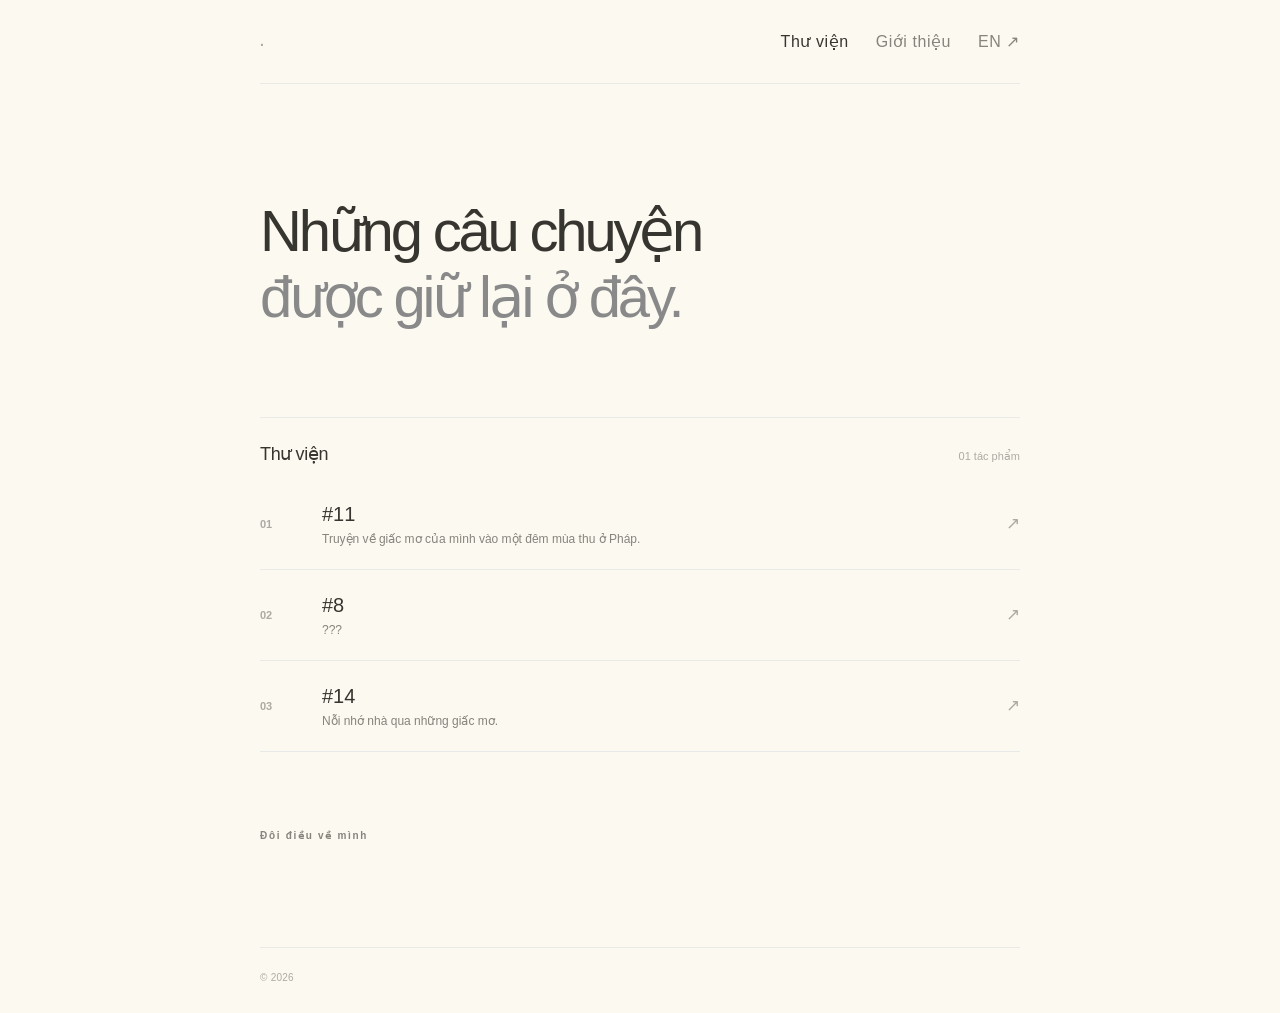
<file: index.html>
<!doctype html>
<html lang="vi">

<head>
  <meta charset="utf-8">
  <meta name="viewport" content="width=device-width, initial-scale=1">
  <meta name="description" content="Kho lưu trữ truyện">
  <meta name="theme-color" content="#ffffff">
  <title>Danh sách truyện</title>
  <link rel="stylesheet" href="style.css">
</head>

<body>
  <header class="site-header wrap">
    <a class="wordmark" href="index.html" aria-label="Trang chủ"><span class="wordmark-dot">.</span></a>
    <nav class="site-nav" aria-label="Điều hướng chính">
      <a class="active" href="index.html">Thư viện</a>
      <a href="#about">Giới thiệu</a>
      <a href="en/index.html" lang="en">EN ↗</a>
    </nav>
  </header>

  <main class="wrap home-main">
    <section class="intro" aria-labelledby="site-title">
      <p class="eyebrow"></p>
      <h1 id="site-title">Những câu chuyện<br><span>được giữ lại ở đây.</span></h1>
    </section>

    <section class="library" aria-labelledby="library-title">
      <div class="section-heading">
        <h2 id="library-title">Thư viện</h2>
        <span class="item-count">01 tác phẩm</span>
      </div>

      <a class="story-row" href="No-11.html">
        <span class="story-number">01</span>
        <span class="story-info">
          <span class="story-title">#11</span>
          <span class="story-description">
            Truyện về giấc mơ của mình vào một đêm mùa thu ở Pháp.
          </span>
        </span>
        <span class="story-arrow" aria-hidden="true">↗</span>
      </a>


      <a class="story-row" href="No-8/muc-luc.html">
        <span class="story-number">02</span>
        <span class="story-info">
          <span class="story-title">#8</span>
          <span class="story-description">
            ???
          </span>
        </span>
        <span class="story-arrow" aria-hidden="true">↗</span>
      </a>

      <a class="story-row" href="No-14.html">
        <span class="story-number">03</span>
        <span class="story-info">
          <span class="story-title">#14</span>
          <span class="story-description">
            Nỗi nhớ nhà qua những giấc mơ.
          </span>
        </span>
        <span class="story-arrow" aria-hidden="true">↗</span>
      </a>

      <!-- To add another story, duplicate a .story-row and update its link and text. -->
    </section>
    <section class="about" id="about" aria-labelledby="about-title">
      <p class="eyebrow">Đôi điều về mình</p>
      <p></p>
    </section>

  </main>

  <footer class="site-footer wrap">
    <span>© <span id="year">2026</span></span>
  </footer>
  <script>
    document.getElementById("year").textContent = new Date().getFullYear();
  </script>
</body>

</html>
</file>
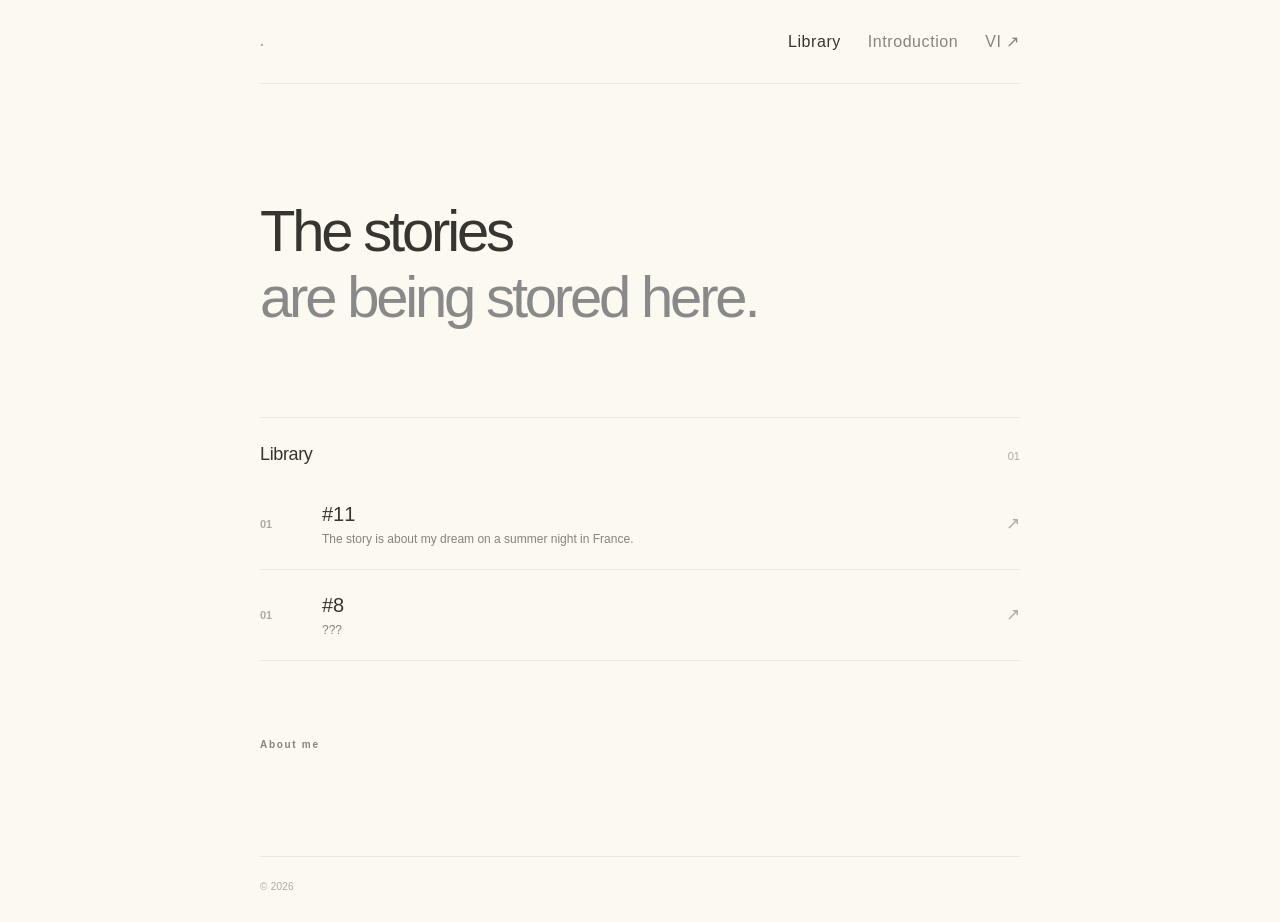
<file: en/index.html>
<!doctype html>
<html lang="en">

<head>
  <meta charset="utf-8">
  <meta name="viewport" content="width=device-width, initial-scale=1">
  <meta name="description" content="Kho lưu trữ truyện">
  <meta name="theme-color" content="#ffffff">
  <title>List of stories</title>
  <link rel="stylesheet" href="../style.css">
</head>

<body>
  <header class="site-header wrap">
    <a class="wordmark" href="index.html" aria-label="Trang chủ"><span class="wordmark-dot">.</span></a>
    <nav class="site-nav" aria-label="Navigation">
      <a class="active" href="index.html">Library</a>
      <a href="#about">Introduction</a>
      <a href="../index.html" lang="vi">VI ↗</a>
    </nav>
  </header>

  <main class="wrap home-main">
    <section class="intro" aria-labelledby="site-title">
      <p class="eyebrow"></p>
      <h1 id="site-title">The stories<br><span>are being stored here.</span></h1>
    </section>

    <section class="library" aria-labelledby="library-title">
      <div class="section-heading">
        <h2 id="library-title">Library</h2>
        <span class="item-count">01 </span>
      </div>

      <a class="story-row" href="No-11.html">
        <span class="story-number">01</span>
        <span class="story-info">
          <span class="story-title">#11</span>
          <span class="story-description">
            The story is about my dream on a summer night in France.
          </span>
        </span>
        <span class="story-arrow" aria-hidden="true">↗</span>
      </a>


      <a class="story-row" href="No-8/muc-luc.html">
        <span class="story-number">01</span>
        <span class="story-info">
          <span class="story-title">#8</span>
          <span class="story-description">
            ???
          </span>
        </span>
        <span class="story-arrow" aria-hidden="true">↗</span>
      </a>

      <!-- To add another story, duplicate a .story-row and update its link and text. -->
    </section>
    <section class="about" id="about" aria-labelledby="about-title">
      <p class="eyebrow">About me</p>
      <p></p>
    </section>

  </main>

  <footer class="site-footer wrap">
    <span>© <span id="year">2026</span></span>
  </footer>
  <script>
    document.getElementById("year").textContent = new Date().getFullYear();
  </script>
</body>

</html>
</file>
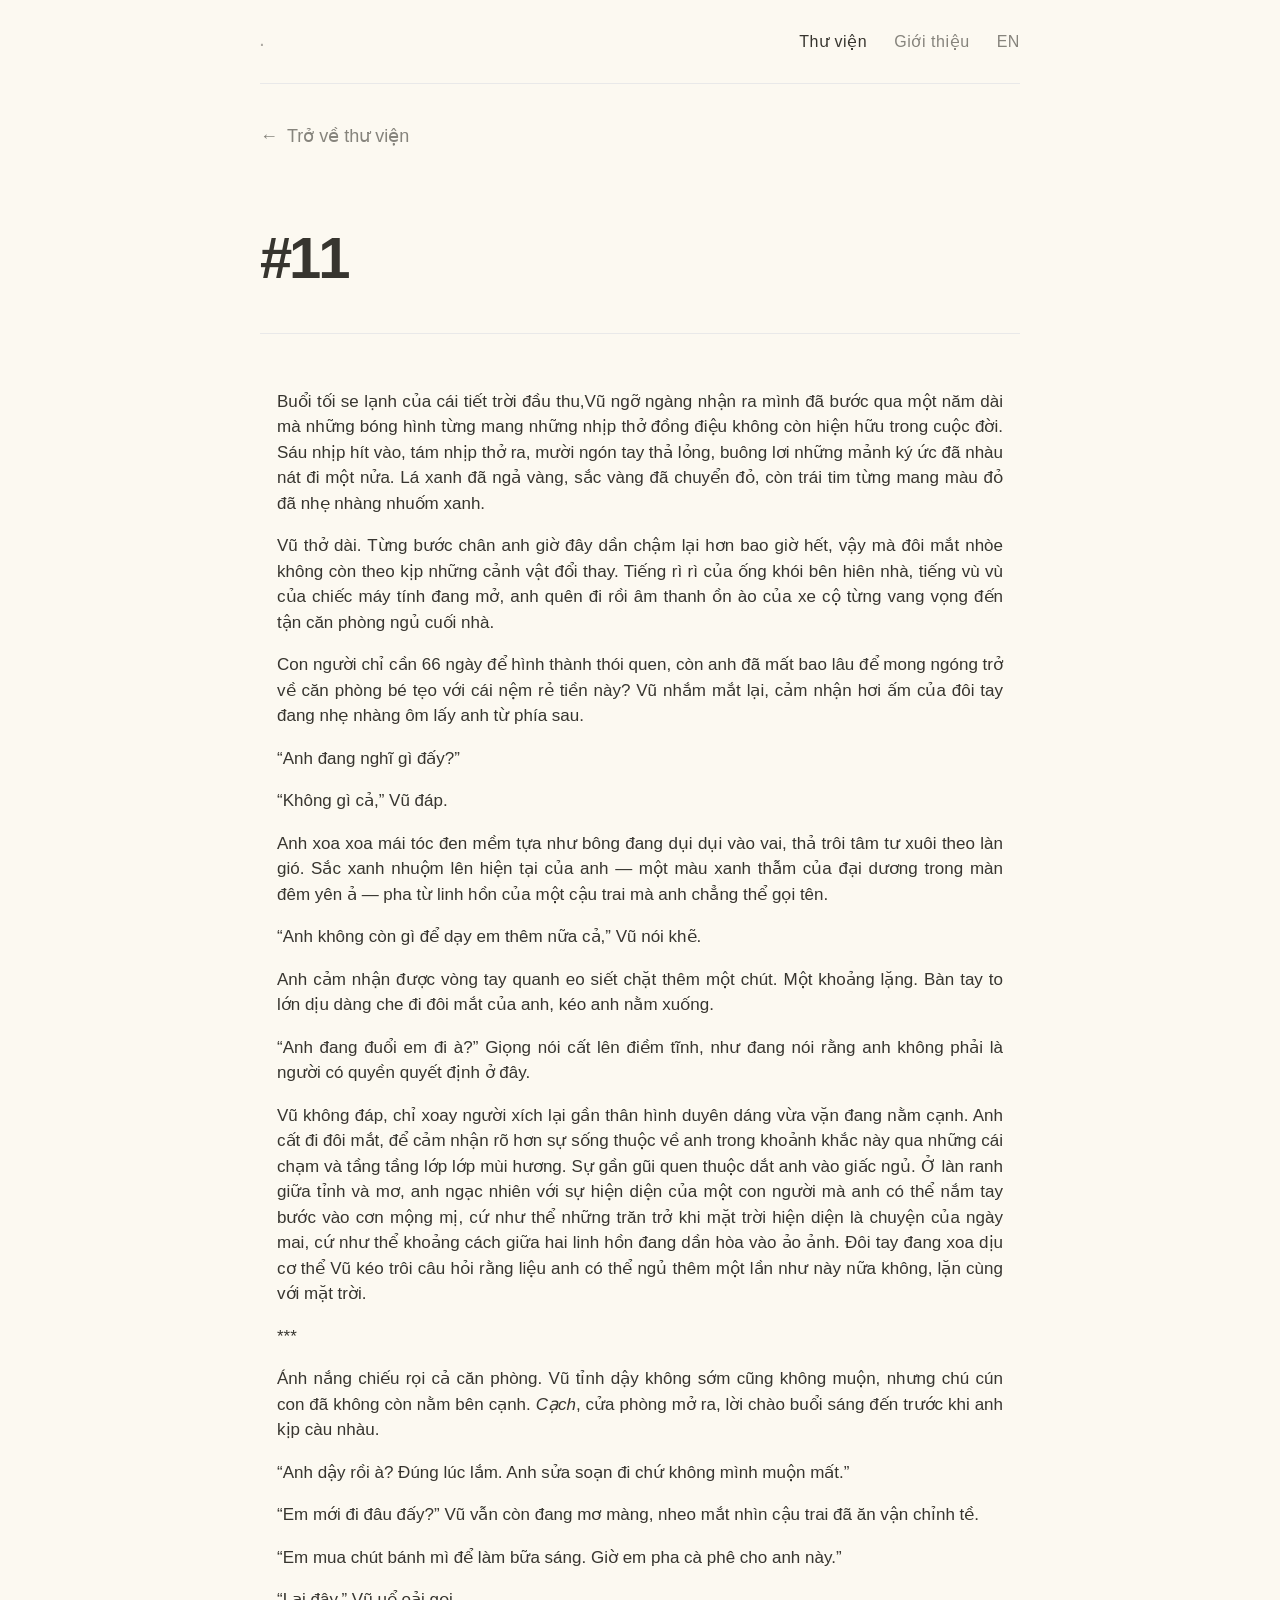
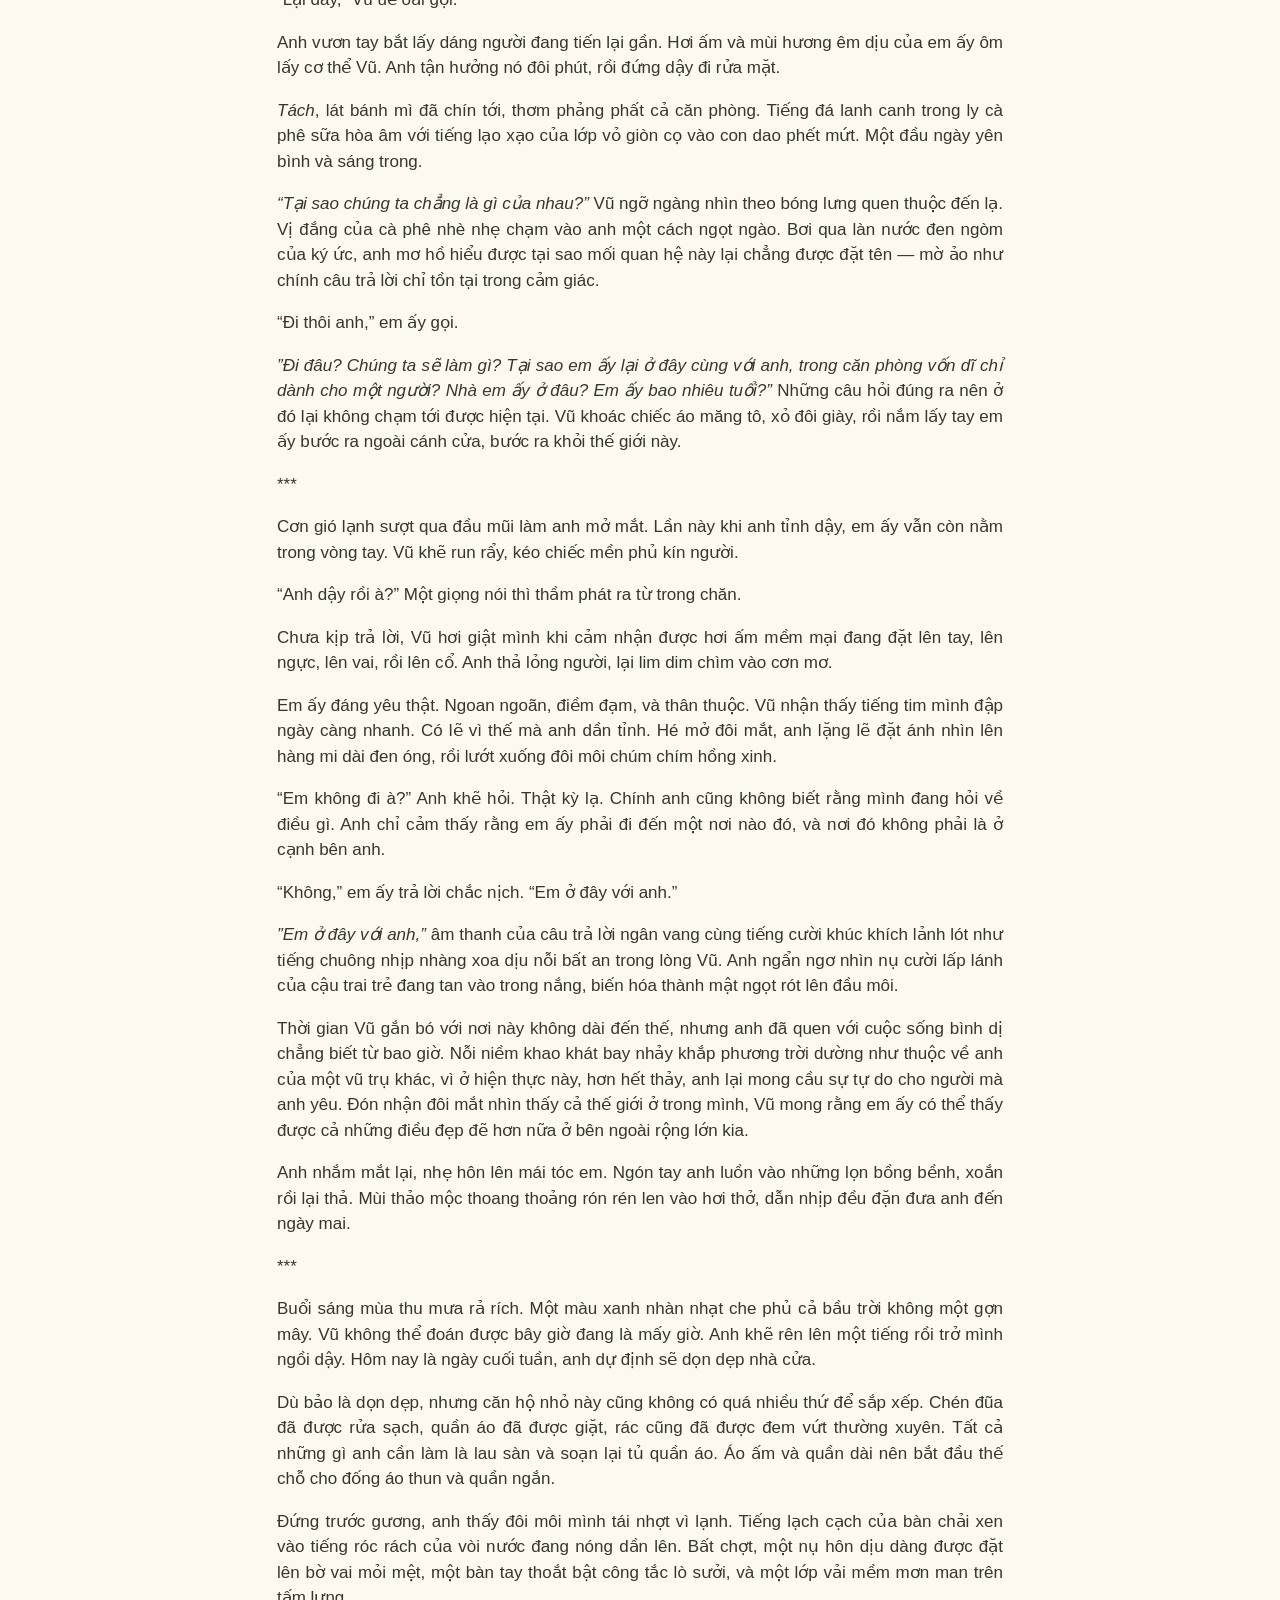
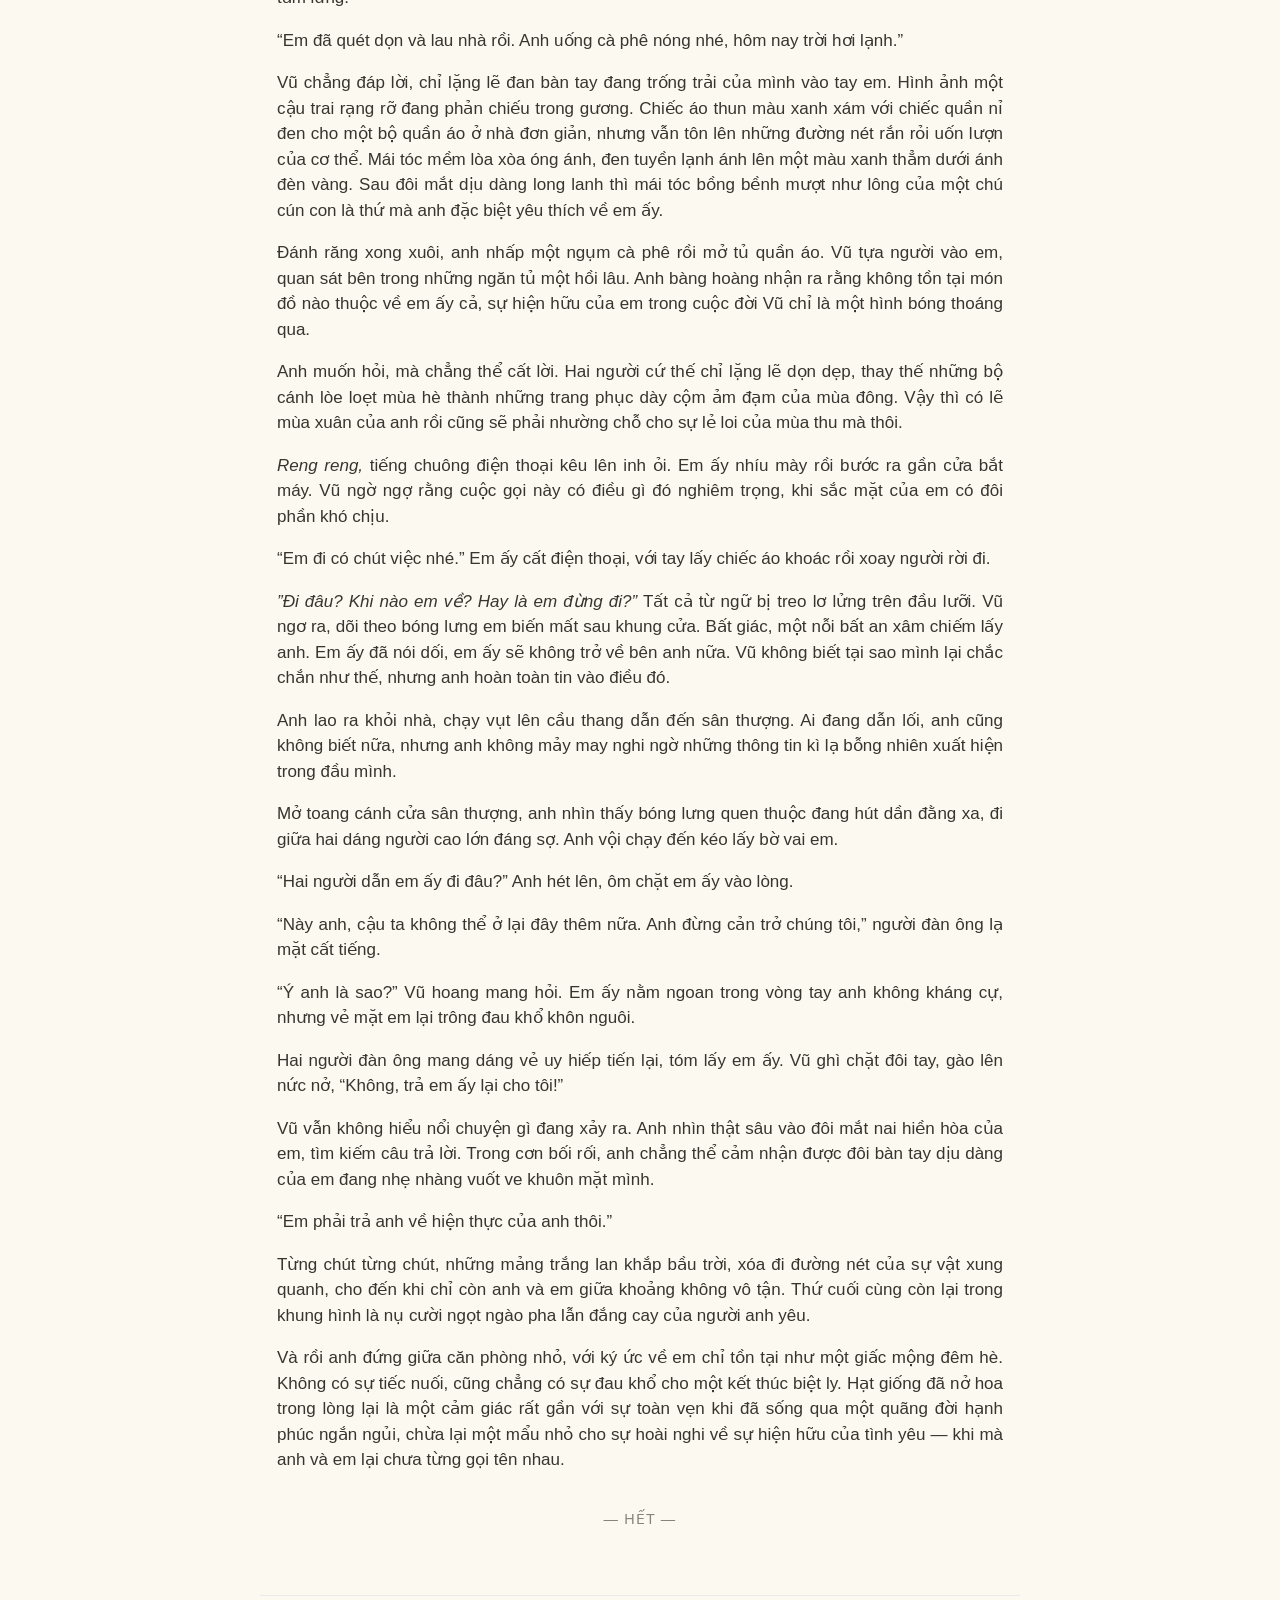
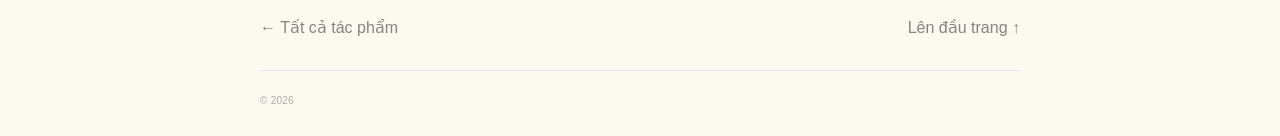
<file: No-11.html>
<!doctype html>
<html lang="vi">

<head>
	<meta charset="utf-8">
	<meta name="viewport" content="width=device-width, initial-scale=1">
	<meta name="description" content="#11">
	<meta name="theme-color" content="#ffffff">
	<title>#11</title>
	<link rel="stylesheet" href="style.css">
</head>

<body>
	<header class="site-header wrap">
		<a class="wordmark" href="index.html" aria-label="Trang chủ"><span class="wordmark-dot">.</span></a>
		<nav class="site-nav" aria-label="Điều hướng chính">
			<a class="active" href="index.html">Thư viện</a>
			<a href="index.html#about">Giới thiệu</a>
			<a href="en/No-11.html">EN</a>
		</nav>
	</header>

	<main class="reading-wrap">
		<a class="back-link" href="index.html"><span aria-hidden="true">←</span> Trở về thư viện</a>

		<article class="story-article">
			<header class="story-header">
				<h1>#11</h1>
			</header>

			<div class="story-body">
				<!-- Replace the placeholder below with your story. Wrap each paragraph in <p> tags. -->
				<p id="3ea1fbbe-d9b6-8000-a3de-fd6f4a0a4abc" class="" dir="auto">Buổi tối se lạnh của cái tiết trời đầu
					thu,Vũ ngỡ ngàng nhận ra mình đã bước qua một năm dài mà những bóng hình từng mang những nhịp thở
					đồng
					điệu không còn hiện hữu trong cuộc đời. Sáu nhịp hít vào, tám nhịp thở ra, mười ngón tay thả lỏng,
					buông
					lơi những mảnh ký ức đã nhàu nát đi một nửa. Lá xanh đã ngả vàng, sắc vàng đã chuyển đỏ, còn trái
					tim
					từng mang màu đỏ đã nhẹ nhàng nhuốm xanh. </p>
				<p id="3ea1fbbe-d9b6-8082-87bd-ded723be82c9" class="" dir="auto">Vũ thở dài. Từng bước chân anh giờ đây
					dần
					chậm lại hơn bao giờ hết, vậy mà đôi mắt nhòe không còn theo kịp những cảnh vật đổi thay. Tiếng rì
					rì
					của ống khói bên hiên nhà, tiếng vù vù của chiếc máy tính đang mở, anh quên đi rồi âm thanh ồn ào
					của xe
					cộ từng vang vọng đến tận căn phòng ngủ cuối nhà. </p>
				<p id="3ea1fbbe-d9b6-809b-8f1f-f1af43fd6211" class="" dir="auto">Con người chỉ cần 66 ngày để hình thành
					thói quen, còn anh đã mất bao lâu để mong ngóng trở về căn phòng bé tẹo với cái nệm rẻ tiền này? Vũ
					nhắm
					mắt lại, cảm nhận hơi ấm của đôi tay đang nhẹ nhàng ôm lấy anh từ phía sau. </p>
				<p id="3ea1fbbe-d9b6-80d8-81c7-eabdf5a18db3" class="" dir="auto">“Anh đang nghĩ gì đấy?” </p>
				<p id="3ea1fbbe-d9b6-8075-b015-de66393e8615" class="" dir="auto">“Không gì cả,” Vũ đáp.</p>
				<p id="3ea1fbbe-d9b6-80e9-aafc-ed42314cf330" class="" dir="auto">Anh xoa xoa mái tóc đen mềm tựa như
					bông
					đang dụi dụi vào vai, thả trôi tâm tư xuôi theo làn gió. Sắc xanh nhuộm lên hiện tại của anh — một màu
					xanh thẫm của đại dương trong màn đêm yên ả — pha từ linh hồn của một cậu trai mà anh chẳng thể gọi
					tên.
				</p>
				<p id="3ea1fbbe-d9b6-80b4-8fe9-dcfbf4144e0a" class="" dir="auto">“Anh không còn gì để dạy em thêm nữa
					cả,”
					Vũ nói khẽ. </p>
				<p id="3ea1fbbe-d9b6-802e-8d7c-c9981e3e19e7" class="" dir="auto">Anh cảm nhận được vòng tay quanh eo
					siết
					chặt thêm một chút. Một khoảng lặng. Bàn tay to lớn dịu dàng che đi đôi mắt của anh, kéo anh nằm
					xuống.
				</p>
				<p id="3ea1fbbe-d9b6-800f-8020-d8aebfc876b2" class="" dir="auto">“Anh đang đuổi em đi à?” Giọng nói cất
					lên
					điềm tĩnh, như đang nói rằng anh không phải là người có quyền quyết định ở đây. </p>
				<p id="3ea1fbbe-d9b6-80b8-8470-c314f0797b9e" class="" dir="auto">Vũ không đáp, chỉ xoay người xích lại
					gần
					thân hình duyên dáng vừa vặn đang nằm cạnh. Anh cất đi đôi mắt, để cảm nhận rõ hơn sự sống thuộc về
					anh
					trong khoảnh khắc này qua những cái chạm và tầng tầng lớp lớp mùi hương. Sự gần gũi quen thuộc dắt
					anh
					vào giấc ngủ. Ở làn ranh giữa tỉnh và mơ, anh ngạc nhiên với sự hiện diện của một con người mà anh
					có
					thể nắm tay bước vào cơn mộng mị, cứ như thể những trăn trở khi mặt trời hiện diện là chuyện của
					ngày
					mai, cứ như thể khoảng cách giữa hai linh hồn đang dần hòa vào ảo ảnh. Đôi tay đang xoa dịu cơ thể
					Vũ
					kéo trôi câu hỏi rằng liệu anh có thể ngủ thêm một lần như này nữa không, lặn cùng với mặt trời.
				</p>
				<p id="3ea1fbbe-d9b6-8057-a829-dfa09e513c56" class="" dir="auto">***</p>
				<p id="3ea1fbbe-d9b6-800a-855b-fb1cb11d3605" class="" dir="auto">Ánh nắng chiếu rọi cả căn phòng. Vũ
					tỉnh
					dậy không sớm cũng không muộn, nhưng chú cún con đã không còn nằm bên cạnh. <em>Cạch</em>, cửa phòng
					mở
					ra, lời chào buổi sáng đến trước khi anh kịp càu nhàu.</p>
				<p id="3ea1fbbe-d9b6-8007-991f-e40910c71d7f" class="" dir="auto">“Anh dậy rồi à? Đúng lúc lắm. Anh sửa
					soạn
					đi chứ không mình muộn mất.”</p>
				<p id="3ea1fbbe-d9b6-801e-955a-eae545d121da" class="" dir="auto">“Em mới đi đâu đấy?” Vũ vẫn còn đang mơ
					màng, nheo mắt nhìn cậu trai đã ăn vận chỉnh tề.</p>
				<p id="3ea1fbbe-d9b6-80a0-8608-f946c874928b" class="" dir="auto">“Em mua chút bánh mì để làm bữa sáng.
					Giờ
					em pha cà phê cho anh này.” </p>
				<p id="3ea1fbbe-d9b6-805a-b8cf-f468ddd2c1d6" class="" dir="auto">“Lại đây,” Vũ uể oải gọi.</p>
				<p id="3ea1fbbe-d9b6-80e6-8439-e6aa93c05705" class="" dir="auto">Anh vươn tay bắt lấy dáng người đang
					tiến
					lại gần. Hơi ấm và mùi hương êm dịu của em ấy ôm lấy cơ thể Vũ. Anh tận hưởng nó đôi phút, rồi đứng
					dậy
					đi rửa mặt.</p>
				<p id="3ea1fbbe-d9b6-80f2-bca1-f6dc51e1b64a" class="" dir="auto"><em>Tách</em>, lát bánh mì đã chín tới,
					thơm phảng phất cả căn phòng. Tiếng đá lanh canh trong ly cà phê sữa hòa âm với tiếng lạo xạo của
					lớp vỏ
					giòn cọ vào con dao phết mứt. Một đầu ngày yên bình và sáng trong. </p>
				<p id="3ea1fbbe-d9b6-8091-a05d-e56397305fdd" class="" dir="auto"><em>“Tại sao chúng ta chẳng là gì của
						nhau?”</em> Vũ ngỡ ngàng nhìn theo bóng lưng quen thuộc đến lạ. Vị đắng của cà phê nhè nhẹ chạm
					vào
					anh một cách ngọt ngào. Bơi qua làn nước đen ngòm của ký ức, anh mơ hồ hiểu được tại sao mối quan hệ
					này
					lại chẳng được đặt tên — mờ ảo như chính câu trả lời chỉ tồn tại trong cảm giác. </p>
				<p id="3eb1fbbe-d9b6-80ec-b31e-d0658b59f328" class="" dir="auto">“Đi thôi anh,” em ấy gọi.</p>
				<p id="3eb1fbbe-d9b6-8050-88cb-e834b1fbd8c6" class="" dir="auto"><em>”Đi đâu? Chúng ta sẽ làm gì? Tại
						sao em
						ấy lại ở đây cùng với anh, trong căn phòng vốn dĩ chỉ dành cho một người? Nhà em ấy ở đâu? Em ấy
						bao
						nhiêu tuổi?”</em> Những câu hỏi đúng ra nên ở đó lại không chạm tới được hiện tại. Vũ khoác
					chiếc áo
					măng tô, xỏ đôi giày, rồi nắm lấy tay em ấy bước ra ngoài cánh cửa, bước ra khỏi thế giới này. </p>
				<p id="3eb1fbbe-d9b6-80f9-a67a-fdd2178756c7" class="" dir="auto">***</p>
				<p id="3eb1fbbe-d9b6-80ee-9803-dac5be36a060" class="" dir="auto">Cơn gió lạnh sượt qua đầu mũi làm anh
					mở
					mắt. Lần này khi anh tỉnh dậy, em ấy vẫn còn nằm trong vòng tay. Vũ khẽ run rẩy, kéo chiếc mền phủ
					kín
					người. </p>
				<p id="3eb1fbbe-d9b6-80d1-a967-d4b7a01fe81c" class="" dir="auto">“Anh dậy rồi à?” Một giọng nói thì thầm
					phát ra từ trong chăn. </p>
				<p id="3eb1fbbe-d9b6-8091-8796-e0812af09520" class="" dir="auto">Chưa kịp trả lời, Vũ hơi giật mình khi
					cảm
					nhận được hơi ấm mềm mại đang đặt lên tay, lên ngực, lên vai, rồi lên cổ. Anh thả lỏng người, lại
					lim
					dim chìm vào cơn mơ. </p>
				<p id="3eb1fbbe-d9b6-8098-92cd-ec9606086f45" class="" dir="auto">Em ấy đáng yêu thật. Ngoan ngoãn, điềm
					đạm,
					và thân thuộc. Vũ nhận thấy tiếng tim mình đập ngày càng nhanh. Có lẽ vì thế mà anh dần tỉnh. Hé mở
					đôi
					mắt, anh lặng lẽ đặt ánh nhìn lên hàng mi dài đen óng, rồi lướt xuống đôi môi chúm chím hồng xinh.
				</p>
				<p id="3eb1fbbe-d9b6-803c-80c2-c378f4b81867" class="" dir="auto">“Em không đi à?” Anh khẽ hỏi. Thật kỳ
					lạ.
					Chính anh cũng không biết rằng mình đang hỏi về điều gì. Anh chỉ cảm thấy rằng em ấy phải đi đến một
					nơi
					nào đó, và nơi đó không phải là ở cạnh bên anh. </p>
				<p id="3eb1fbbe-d9b6-8020-8511-f28fdf6ae02b" class="" dir="auto">“Không,” em ấy trả lời chắc nịch. “Em ở
					đây
					với anh.”</p>
				<p id="3eb1fbbe-d9b6-8052-bb1e-ec131882653e" class="" dir="auto"><em>”Em ở đây với anh,”</em> âm thanh
					của
					câu trả lời ngân vang cùng tiếng cười khúc khích lảnh lót như tiếng chuông nhịp nhàng xoa dịu nỗi
					bất an
					trong lòng Vũ. Anh ngẩn ngơ nhìn nụ cười lấp lánh của cậu trai trẻ đang tan vào trong nắng, biến hóa
					thành mật ngọt rót lên đầu môi. </p>
				<p id="3eb1fbbe-d9b6-80f6-a0eb-c329a9e670c0" class="" dir="auto">Thời gian Vũ gắn bó với nơi này không
					dài
					đến thế, nhưng anh đã quen với cuộc sống bình dị chẳng biết từ bao giờ. Nỗi niềm khao khát bay nhảy
					khắp
					phương trời dường như thuộc về anh của một vũ trụ khác, vì ở hiện thực này, hơn hết thảy, anh lại
					mong
					cầu sự tự do cho người mà anh yêu. Đón nhận đôi mắt nhìn thấy cả thế giới ở trong mình, Vũ mong rằng
					em
					ấy có thể thấy được cả những điều đẹp đẽ hơn nữa ở bên ngoài rộng lớn kia. </p>
				<p id="3eb1fbbe-d9b6-807d-a525-f8551044e5c5" class="" dir="auto">Anh nhắm mắt lại, nhẹ hôn lên mái tóc
					em.
					Ngón tay anh luồn vào những lọn bồng bềnh, xoắn rồi lại thả. Mùi thảo mộc thoang thoảng rón rén len
					vào
					hơi thở, dẫn nhịp đều đặn đưa anh đến ngày mai.</p>
				<p id="3eb1fbbe-d9b6-8076-a442-fe222facf98b" class="" dir="auto">***</p>
				<p id="3eb1fbbe-d9b6-8014-a5fb-ff721c82b298" class="" dir="auto">Buổi sáng mùa thu mưa rả rích. Một màu
					xanh
					nhàn nhạt che phủ cả bầu trời không một gợn mây. Vũ không thể đoán được bây giờ đang là mấy giờ. Anh
					khẽ
					rên lên một tiếng rồi trở mình ngồi dậy. Hôm nay là ngày cuối tuần, anh dự định sẽ dọn dẹp nhà cửa.
				</p>
				<p id="3ec1fbbe-d9b6-8060-be6a-e297edc4e547" class="" dir="auto">Dù bảo là dọn dẹp, nhưng căn hộ nhỏ này
					cũng không có quá nhiều thứ để sắp xếp. Chén đũa đã được rửa sạch, quần áo đã được giặt, rác cũng đã
					được đem vứt thường xuyên. Tất cả những gì anh cần làm là lau sàn và soạn lại tủ quần áo. Áo ấm và
					quần
					dài nên bắt đầu thế chỗ cho đống áo thun và quần ngắn. </p>
				<p id="3ec1fbbe-d9b6-800c-ab11-ef13784fe5f9" class="" dir="auto">Đứng trước gương, anh thấy đôi môi mình
					tái
					nhợt vì lạnh. Tiếng lạch cạch của bàn chải xen vào tiếng róc rách của vòi nước đang nóng dần lên.
					Bất
					chợt, một nụ hôn dịu dàng được đặt lên bờ vai mỏi mệt, một bàn tay thoắt bật công tắc lò sưởi, và
					một
					lớp vải mềm mơn man trên tấm lưng. </p>
				<p id="3ec1fbbe-d9b6-8037-9639-d2001d98f0d5" class="" dir="auto">“Em đã quét dọn và lau nhà rồi. Anh
					uống cà
					phê nóng nhé, hôm nay trời hơi lạnh.” </p>
				<p id="3ec1fbbe-d9b6-8033-9e8f-ed490ed0eaf8" class="" dir="auto">Vũ chẳng đáp lời, chỉ lặng lẽ đan bàn
					tay
					đang trống trải của mình vào tay em. Hình ảnh một cậu trai rạng rỡ đang phản chiếu trong gương.
					Chiếc áo
					thun màu xanh xám với chiếc quần nỉ đen cho một bộ quần áo ở nhà đơn giản, nhưng vẫn tôn lên những
					đường
					nét rắn rỏi uốn lượn của cơ thể. Mái tóc mềm lòa xòa óng ánh, đen tuyền lạnh ánh lên một màu xanh
					thẳm
					dưới ánh đèn vàng. Sau đôi mắt dịu dàng long lanh thì mái tóc bồng bềnh mượt như lông của một chú
					cún
					con là thứ mà anh đặc biệt yêu thích về em ấy. </p>
				<p id="3ec1fbbe-d9b6-8065-b63e-f5f950a9f075" class="" dir="auto">Đánh răng xong xuôi, anh nhấp một ngụm
					cà
					phê rồi mở tủ quần áo. Vũ tựa người vào em, quan sát bên trong những ngăn tủ một hồi lâu. Anh bàng
					hoàng
					nhận ra rằng không tồn tại món đồ nào thuộc về em ấy cả, sự hiện hữu của em trong cuộc đời Vũ chỉ là
					một
					hình bóng thoáng qua. </p>
				<p id="3ec1fbbe-d9b6-80e0-a301-ffb24c0d4cf7" class="" dir="auto">Anh muốn hỏi, mà chẳng thể cất lời. Hai
					người cứ thế chỉ lặng lẽ dọn dẹp, thay thế những bộ cánh lòe loẹt mùa hè thành những trang phục dày
					cộm
					ảm đạm của mùa đông. Vậy thì có lẽ mùa xuân của anh rồi cũng sẽ phải nhường chỗ cho sự lẻ loi của
					mùa
					thu mà thôi. </p>
				<p id="3ec1fbbe-d9b6-80e9-8fe5-e329d97fedfe" class="" dir="auto"><em>Reng reng, </em>tiếng chuông điện
					thoại
					kêu lên inh ỏi. Em ấy nhíu mày rồi bước ra gần cửa bắt máy. Vũ ngờ ngợ rằng cuộc gọi này có điều gì
					đó
					nghiêm trọng, khi sắc mặt của em có đôi phần khó chịu. </p>
				<p id="3ec1fbbe-d9b6-80d5-b579-e5997985bcc6" class="" dir="auto">“Em đi có chút việc nhé.” Em ấy cất
					điện
					thoại, với tay lấy chiếc áo khoác rồi xoay người rời đi.</p>
				<p id="3ec1fbbe-d9b6-8013-9f31-f552fce251a1" class="" dir="auto"><em>”Đi đâu? Khi nào em về? Hay là em
						đừng
						đi?”</em> Tất cả từ ngữ bị treo lơ lửng trên đầu lưỡi. Vũ ngơ ra, dõi theo bóng lưng em biến mất
					sau
					khung cửa. Bất giác, một nỗi bất an xâm chiếm lấy anh. Em ấy đã nói dối, em ấy sẽ không trở về bên
					anh
					nữa. Vũ không biết tại sao mình lại chắc chắn như thế, nhưng anh hoàn toàn tin vào điều đó.</p>
				<p id="3ec1fbbe-d9b6-8011-99b4-c21db2b90350" class="" dir="auto">Anh lao ra khỏi nhà, chạy vụt lên cầu
					thang
					dẫn đến sân thượng. Ai đang dẫn lối, anh cũng không biết nữa, nhưng anh không mảy may nghi ngờ những
					thông tin kì lạ bỗng nhiên xuất hiện trong đầu mình. </p>
				<p id="3ec1fbbe-d9b6-8030-bdf6-ccaf1689528b" class="" dir="auto">Mở toang cánh cửa sân thượng, anh nhìn
					thấy
					bóng lưng quen thuộc đang hút dần đằng xa, đi giữa hai dáng người cao lớn đáng sợ. Anh vội chạy đến
					kéo
					lấy bờ vai em. </p>
				<p id="3ec1fbbe-d9b6-8053-8391-e9372b379d55" class="" dir="auto">“Hai người dẫn em ấy đi đâu?” Anh hét
					lên,
					ôm chặt em ấy vào lòng. </p>
				<p id="3ec1fbbe-d9b6-80f2-b7de-dba25378b27f" class="" dir="auto">“Này anh, cậu ta không thể ở lại đây
					thêm
					nữa. Anh đừng cản trở chúng tôi,” người đàn ông lạ mặt cất tiếng.</p>
				<p id="3ec1fbbe-d9b6-80d6-917b-dd60697a2522" class="" dir="auto">“Ý anh là sao?” Vũ hoang mang hỏi. Em
					ấy
					nằm ngoan trong vòng tay anh không kháng cự, nhưng vẻ mặt em lại trông đau khổ khôn nguôi. </p>
				<p id="3ec1fbbe-d9b6-8057-99c4-e80cf0d56102" class="" dir="auto">Hai người đàn ông mang dáng vẻ uy hiếp
					tiến
					lại, tóm lấy em ấy. Vũ ghì chặt đôi tay, gào lên nức nở, “Không, trả em ấy lại cho tôi!”</p>
				<p id="3ec1fbbe-d9b6-808b-af54-fd15c72816e2" class="" dir="auto">Vũ vẫn không hiểu nổi chuyện gì đang
					xảy
					ra. Anh nhìn thật sâu vào đôi mắt nai hiền hòa của em, tìm kiếm câu trả lời. Trong cơn bối rối, anh
					chẳng thể cảm nhận được đôi bàn tay dịu dàng của em đang nhẹ nhàng vuốt ve khuôn mặt mình.</p>
				<p id="3ec1fbbe-d9b6-80cd-9bb1-e452ac37a973" class="" dir="auto">“Em phải trả anh về hiện thực của anh
					thôi.” </p>
				<p id="3ec1fbbe-d9b6-8008-9ed5-e6bedbdac7a7" class="" dir="auto">Từng chút từng chút, những mảng trắng
					lan
					khắp bầu trời, xóa đi đường nét của sự vật xung quanh, cho đến khi chỉ còn anh và em giữa khoảng
					không
					vô tận. Thứ cuối cùng còn lại trong khung hình là nụ cười ngọt ngào pha lẫn đắng cay của người anh
					yêu.
				</p>
				<p id="3ec1fbbe-d9b6-807d-8b35-df83a5856bc1" class="" dir="auto">Và rồi anh đứng giữa căn phòng nhỏ, với
					ký
					ức về em chỉ tồn tại như một giấc mộng đêm hè. Không có sự tiếc nuối, cũng chẳng có sự đau khổ cho
					một
					kết thúc biệt ly. Hạt giống đã nở hoa trong lòng lại là một cảm giác rất gần với sự toàn vẹn khi đã
					sống
					qua một quãng đời hạnh phúc ngắn ngủi, chừa lại một mẩu nhỏ cho sự hoài nghi về sự hiện hữu của tình
					yêu
					— khi mà anh và em lại chưa từng gọi tên nhau.</p>
			</div>

			<p class="story-end">— HẾT —</p>
		</article>

		<nav class="story-bottom-nav" aria-label="Điều hướng cuối truyện">
			<a href="index.html"><span aria-hidden="true">←</span> Tất cả tác phẩm</a>
			<a href="#top" onclick="window.scrollTo({top: 0, behavior: 'smooth'}); return false;">Lên đầu trang ↑</a>
		</nav>
	</main>

	<footer class="site-footer wrap">
		<span>© <span id="year">2026</span></span>
	</footer>
	<script>
		document.getElementById("year").textContent = new Date().getFullYear();
	</script>
</body>

</html>
</file>
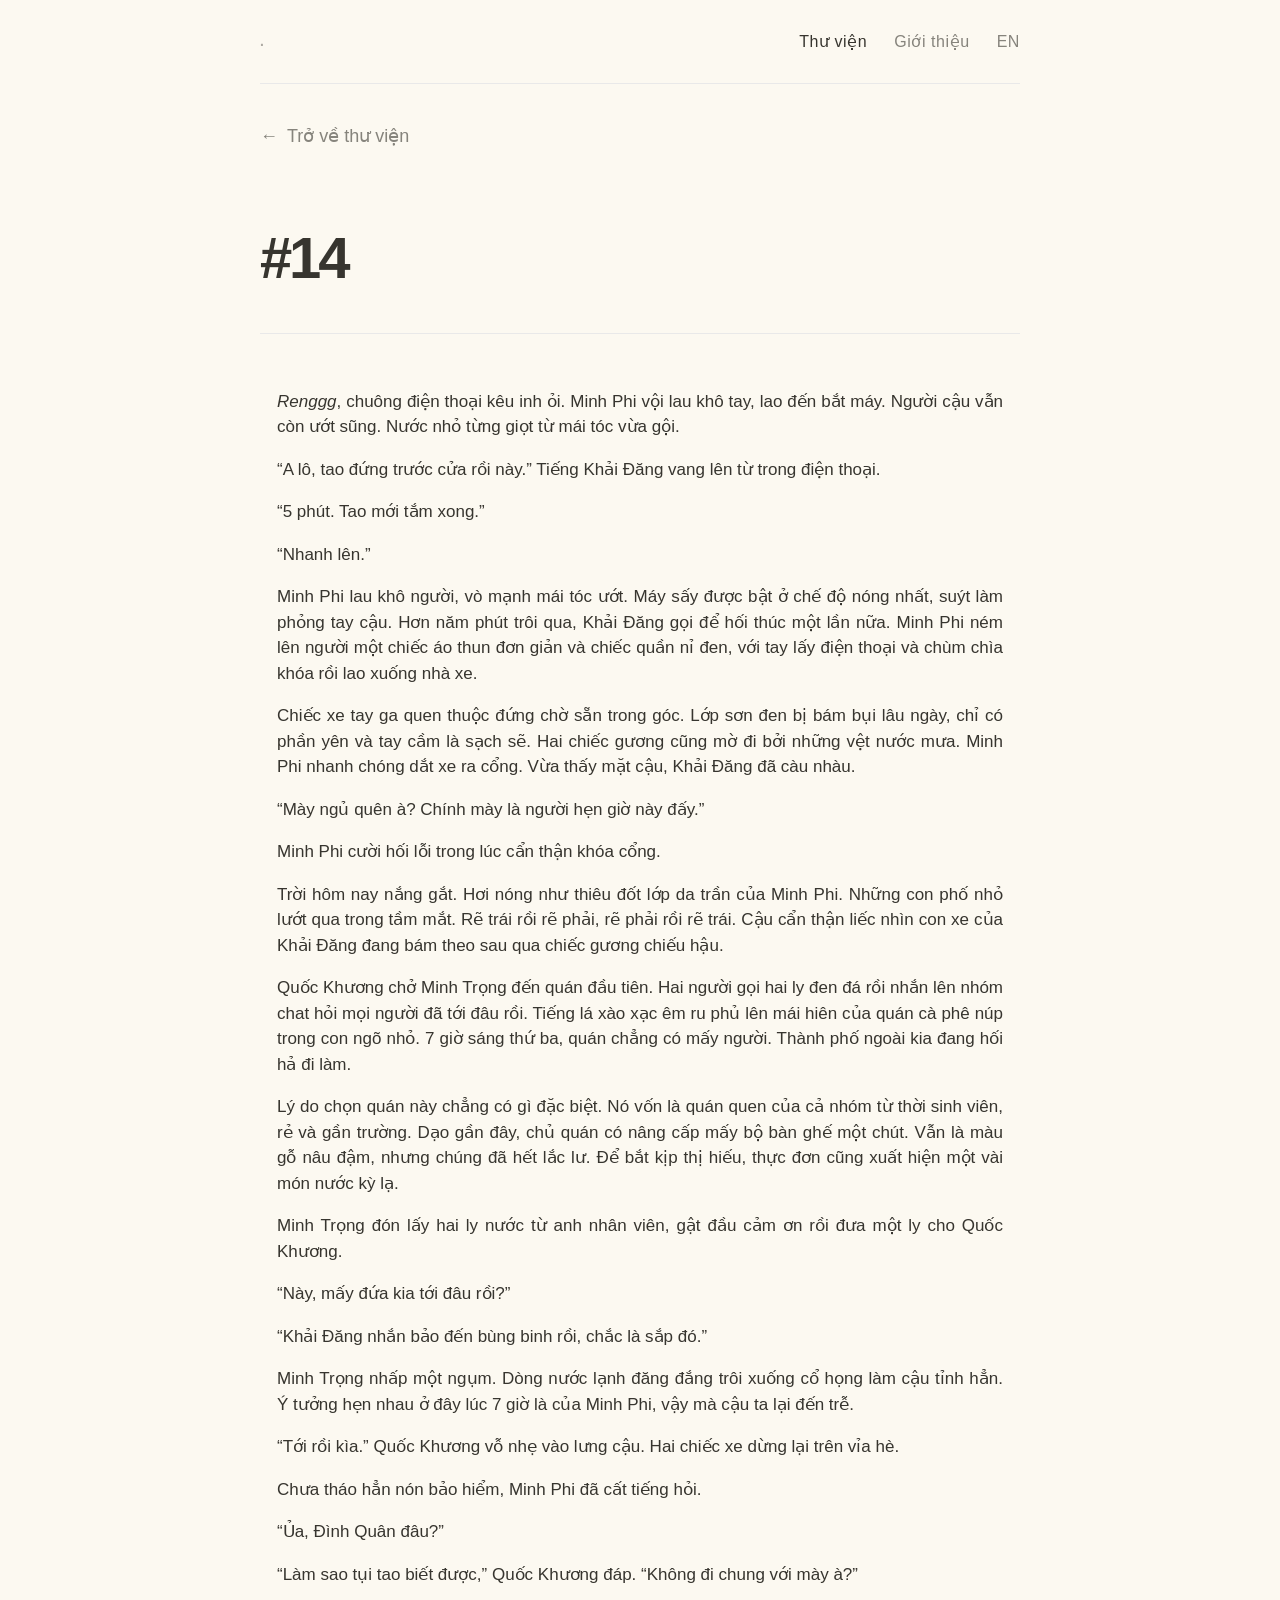
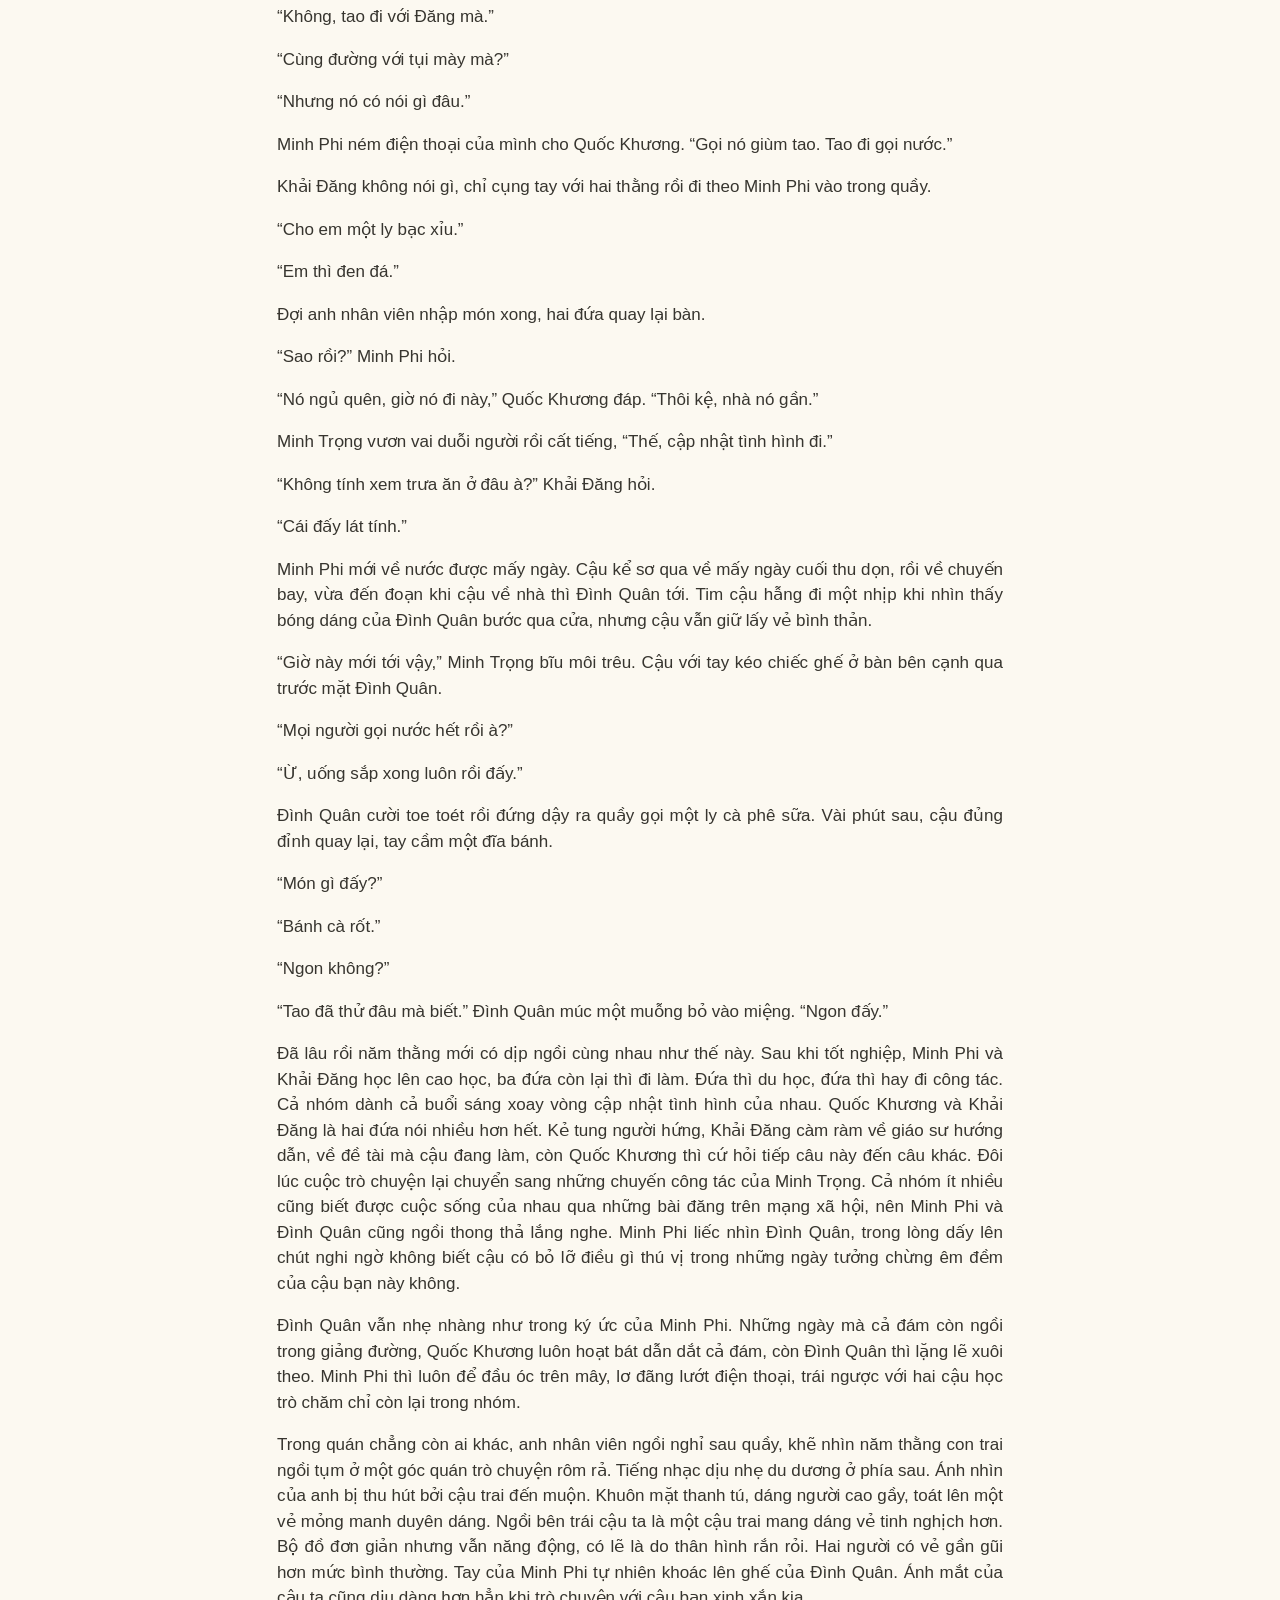
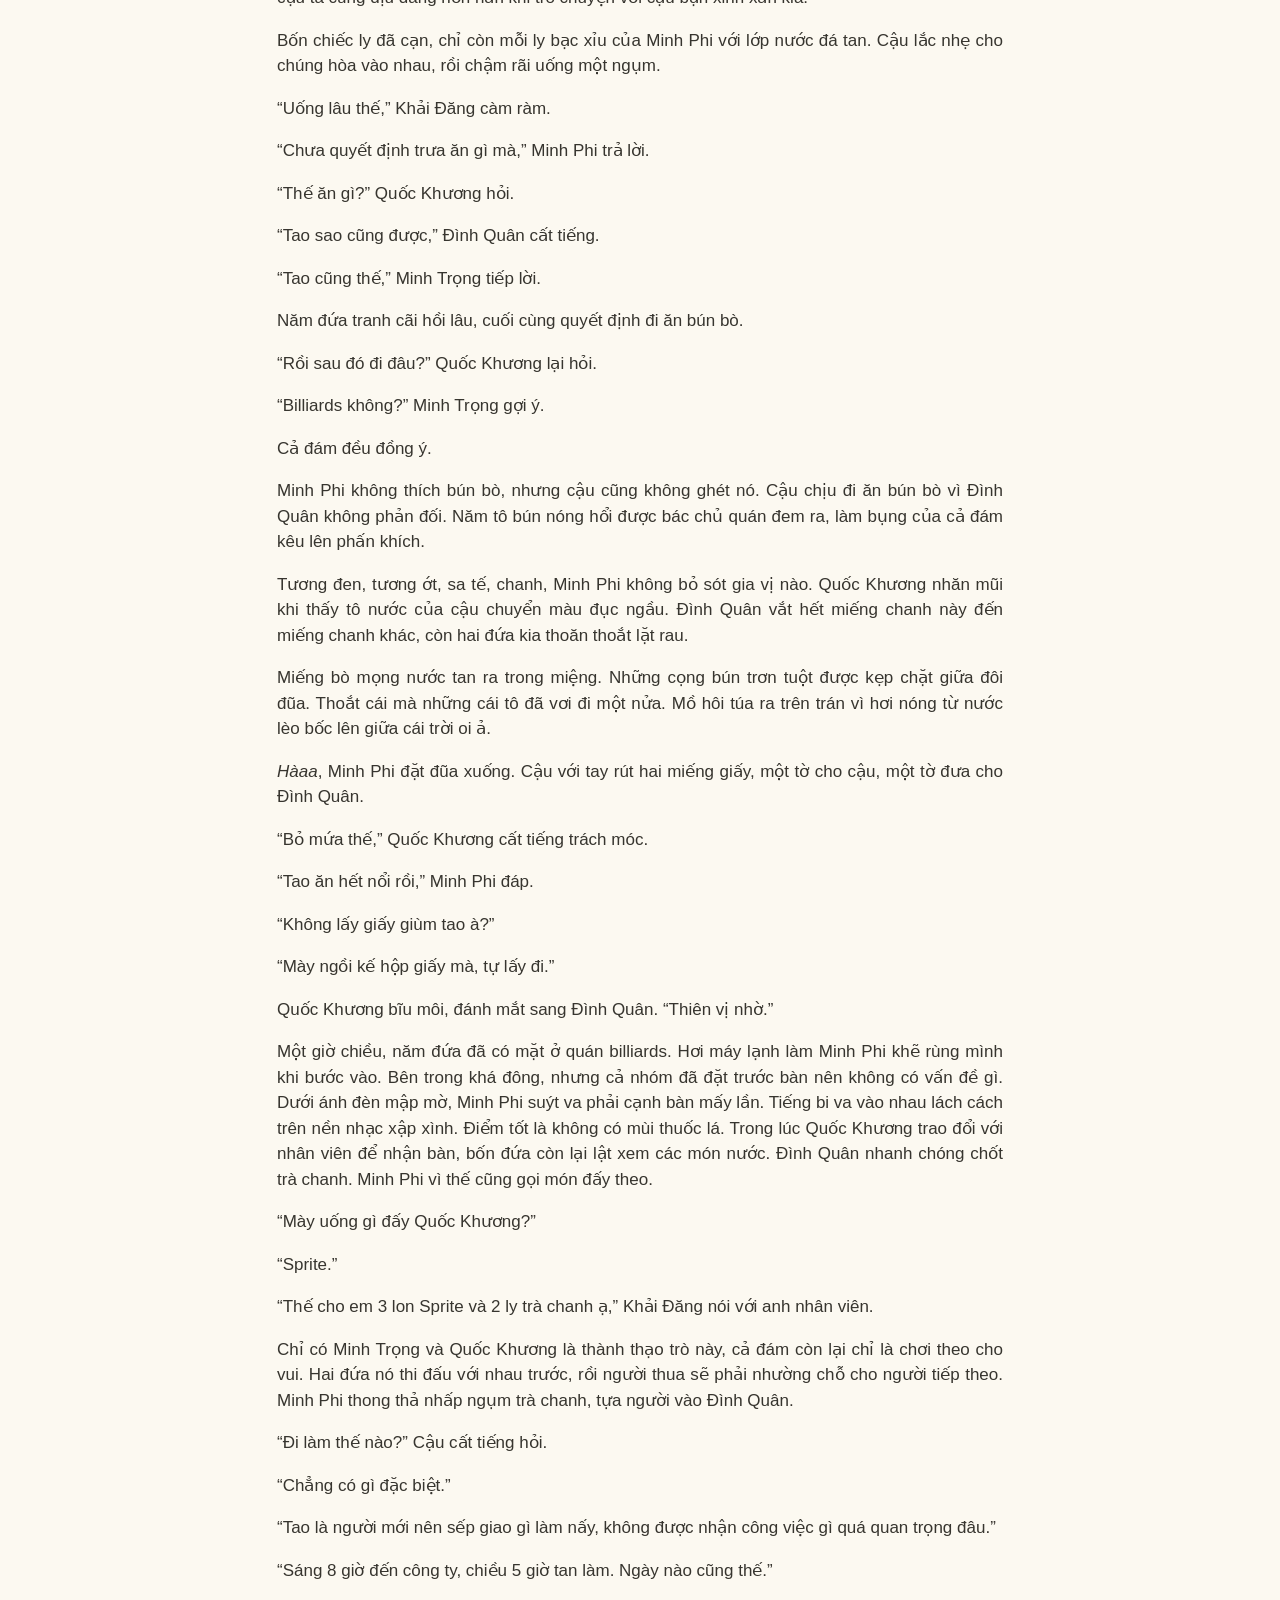
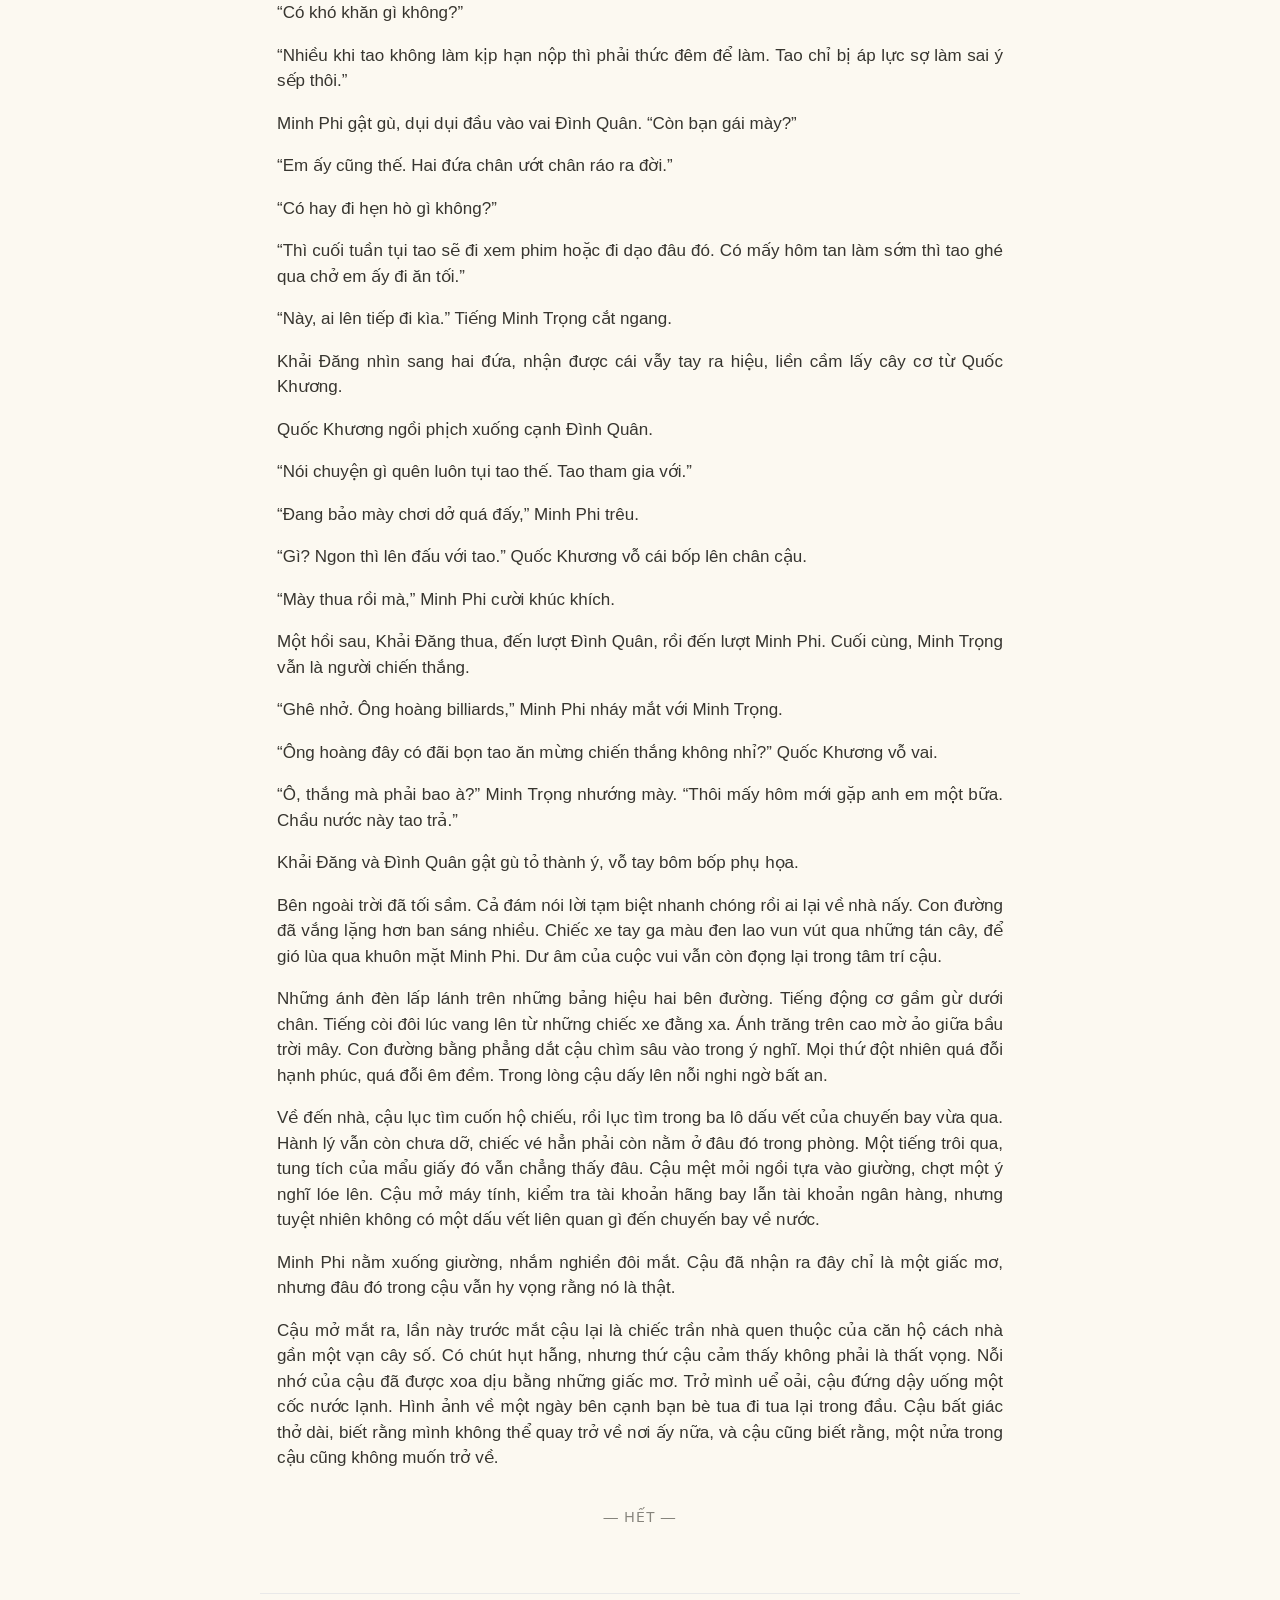
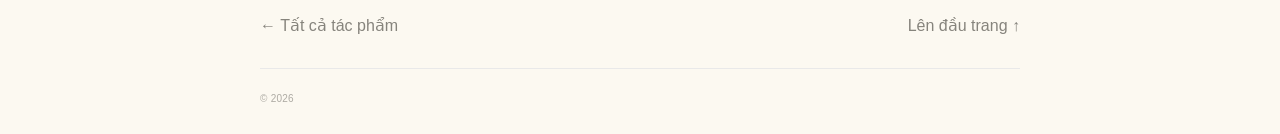
<file: No-14.html>
<!doctype html>
<html lang="vi">

<head>
	<meta charset="utf-8">
	<meta name="viewport" content="width=device-width, initial-scale=1">
	<meta name="description" content="#11">
	<meta name="theme-color" content="#ffffff">
	<title>#11</title>
	<link rel="stylesheet" href="style.css">
</head>

<body>
	<header class="site-header wrap">
		<a class="wordmark" href="index.html" aria-label="Trang chủ"><span class="wordmark-dot">.</span></a>
		<nav class="site-nav" aria-label="Điều hướng chính">
			<a class="active" href="index.html">Thư viện</a>
			<a href="index.html#about">Giới thiệu</a>
			<a href="en/No-14.html">EN</a>
		</nav>
	</header>

	<main class="reading-wrap">
		<a class="back-link" href="index.html"><span aria-hidden="true">←</span> Trở về thư viện</a>

		<article class="story-article">
			<header class="story-header">
				<h1>#14</h1>
			</header>

			<div class="story-body">
				<!-- Replace the placeholder below with your story. Wrap each paragraph in <p> tags. -->
			<p id="4191fbbe-d9b6-80b3-86c8-d92d5b4f4194" class="" dir="auto"><em>Renggg</em>, chuông điện thoại kêu inh
				ỏi. Minh Phi vội lau khô tay, lao đến bắt máy. Người cậu vẫn còn ướt sũng. Nước nhỏ từng giọt từ mái tóc
				vừa gội. </p>
			<p id="4191fbbe-d9b6-808c-aa6e-e166ad04ea81" class="" dir="auto">“A lô, tao đứng trước cửa rồi này.” Tiếng
				Khải Đăng vang lên từ trong điện thoại.</p>
			<p id="4191fbbe-d9b6-80ca-a48c-e7f5b0c42b21" class="" dir="auto">“5 phút. Tao mới tắm xong.”</p>
			<p id="4191fbbe-d9b6-8021-a053-f619bd52cd25" class="" dir="auto">“Nhanh lên.”</p>
			<p id="4191fbbe-d9b6-8004-974b-d2e41f2375da" class="" dir="auto">Minh Phi lau khô người, vò mạnh mái tóc
				ướt. Máy sấy được bật ở chế độ nóng nhất, suýt làm phỏng tay cậu. Hơn năm phút trôi qua, Khải Đăng gọi
				để hối thúc một lần nữa. Minh Phi ném lên người một chiếc áo thun đơn giản và chiếc quần nỉ đen, với tay
				lấy điện thoại và chùm chìa khóa rồi lao xuống nhà xe.</p>
			<p id="4191fbbe-d9b6-80d6-866d-ef2d6157edb6" class="" dir="auto">Chiếc xe tay ga quen thuộc đứng chờ sẵn
				trong góc. Lớp sơn đen bị bám bụi lâu ngày, chỉ có phần yên và tay cầm là sạch sẽ. Hai chiếc gương cũng
				mờ đi bởi những vệt nước mưa. Minh Phi nhanh chóng dắt xe ra cổng. Vừa thấy mặt cậu, Khải Đăng đã càu
				nhàu.</p>
			<p id="4191fbbe-d9b6-8007-aa99-cddb485ed7cb" class="" dir="auto">“Mày ngủ quên à? Chính mày là người hẹn giờ
				này đấy.”</p>
			<p id="4191fbbe-d9b6-800b-ae35-c65b024a329b" class="" dir="auto">Minh Phi cười hối lỗi trong lúc cẩn thận
				khóa cổng. </p>
			<p id="4191fbbe-d9b6-80d8-8ed4-f572d60c281c" class="" dir="auto">Trời hôm nay nắng gắt. Hơi nóng như thiêu
				đốt lớp da trần của Minh Phi. Những con phố nhỏ lướt qua trong tầm mắt. Rẽ trái rồi rẽ phải, rẽ phải rồi
				rẽ trái. Cậu cẩn thận liếc nhìn con xe của Khải Đăng đang bám theo sau qua chiếc gương chiếu hậu.</p>
			<p id="4191fbbe-d9b6-8026-9a99-c2a20ce6c343" class="" dir="auto">Quốc Khương chở Minh Trọng đến quán đầu
				tiên. Hai người gọi hai ly đen đá rồi nhắn lên nhóm chat hỏi mọi người đã tới đâu rồi. Tiếng lá xào xạc
				êm ru phủ lên mái hiên của quán cà phê núp trong con ngõ nhỏ. 7 giờ sáng thứ ba, quán chẳng có mấy
				người. Thành phố ngoài kia đang hối hả đi làm. </p>
			<p id="4191fbbe-d9b6-803e-909e-d26974de9f9c" class="" dir="auto">Lý do chọn quán này chẳng có gì đặc biệt.
				Nó vốn là quán quen của cả nhóm từ thời sinh viên, rẻ và gần trường. Dạo gần đây, chủ quán có nâng cấp
				mấy bộ bàn ghế một chút. Vẫn là màu gỗ nâu đậm, nhưng chúng đã hết lắc lư. Để bắt kịp thị hiếu, thực đơn
				cũng xuất hiện một vài món nước kỳ lạ. </p>
			<p id="4191fbbe-d9b6-80ba-84ab-daa613d5bcf4" class="" dir="auto">Minh Trọng đón lấy hai ly nước từ anh nhân
				viên, gật đầu cảm ơn rồi đưa một ly cho Quốc Khương. </p>
			<p id="4191fbbe-d9b6-802d-b32f-f165e225ab2b" class="" dir="auto">“Này, mấy đứa kia tới đâu rồi?”</p>
			<p id="4191fbbe-d9b6-80d0-82a1-fccf49f6e890" class="" dir="auto">“Khải Đăng nhắn bảo đến bùng binh rồi, chắc
				là sắp đó.”</p>
			<p id="4191fbbe-d9b6-80a8-b19a-d45c750ae202" class="" dir="auto">Minh Trọng nhấp một ngụm. Dòng nước lạnh
				đăng đắng trôi xuống cổ họng làm cậu tỉnh hẳn. Ý tưởng hẹn nhau ở đây lúc 7 giờ là của Minh Phi, vậy mà
				cậu ta lại đến trễ.</p>
			<p id="4191fbbe-d9b6-80de-b0c2-f72b35c097cd" class="" dir="auto">“Tới rồi kìa.” Quốc Khương vỗ nhẹ vào lưng
				cậu. Hai chiếc xe dừng lại trên vỉa hè. </p>
			<p id="4191fbbe-d9b6-806f-8a2c-eb8077b5f3de" class="" dir="auto">Chưa tháo hẳn nón bảo hiểm, Minh Phi đã cất
				tiếng hỏi.</p>
			<p id="4191fbbe-d9b6-80f6-896a-cd01ec48a9f1" class="" dir="auto">“Ủa, Đình Quân đâu?”</p>
			<p id="4191fbbe-d9b6-8010-9857-cc808d696dc8" class="" dir="auto">“Làm sao tụi tao biết được,” Quốc Khương
				đáp. “Không đi chung với mày à?”</p>
			<p id="4191fbbe-d9b6-8017-b8b3-c01198b208ff" class="" dir="auto">“Không, tao đi với Đăng mà.”</p>
			<p id="4191fbbe-d9b6-80b8-96c7-c0e70b0941df" class="" dir="auto">“Cùng đường với tụi mày mà?”</p>
			<p id="4191fbbe-d9b6-8063-8c00-e897a9114202" class="" dir="auto">“Nhưng nó có nói gì đâu.”</p>
			<p id="4191fbbe-d9b6-8090-bfb1-eaea3b1a56bc" class="" dir="auto">Minh Phi ném điện thoại của mình cho Quốc
				Khương. “Gọi nó giùm tao. Tao đi gọi nước.”</p>
			<p id="4191fbbe-d9b6-805d-b715-ca03641ad97e" class="" dir="auto">Khải Đăng không nói gì, chỉ cụng tay với
				hai thằng rồi đi theo Minh Phi vào trong quầy.</p>
			<p id="4191fbbe-d9b6-8055-9f70-c83d4103299f" class="" dir="auto">“Cho em một ly bạc xỉu.”</p>
			<p id="4191fbbe-d9b6-801b-ac65-e87c3248dbe8" class="" dir="auto">“Em thì đen đá.”</p>
			<p id="4191fbbe-d9b6-80d2-8e0c-d8d26dd31919" class="" dir="auto">Đợi anh nhân viên nhập món xong, hai đứa
				quay lại bàn.</p>
			<p id="4191fbbe-d9b6-8006-a92c-f5024aa4578c" class="" dir="auto">“Sao rồi?” Minh Phi hỏi.</p>
			<p id="4191fbbe-d9b6-80bd-a2cd-c6f95d550658" class="" dir="auto">“Nó ngủ quên, giờ nó đi này,” Quốc Khương
				đáp. “Thôi kệ, nhà nó gần.”</p>
			<p id="4191fbbe-d9b6-800b-8375-f7e0adcaeac0" class="" dir="auto">Minh Trọng vươn vai duỗi người rồi cất
				tiếng, “Thế, cập nhật tình hình đi.”</p>
			<p id="4191fbbe-d9b6-8001-bcca-ef08b852b55a" class="" dir="auto">“Không tính xem trưa ăn ở đâu à?” Khải Đăng
				hỏi.</p>
			<p id="4191fbbe-d9b6-80d9-a8ef-ed0ea84fded7" class="" dir="auto">“Cái đấy lát tính.”</p>
			<p id="4191fbbe-d9b6-80e9-a9e2-cb27bc6060e8" class="" dir="auto">Minh Phi mới về nước được mấy ngày. Cậu kể
				sơ qua về mấy ngày cuối thu dọn, rồi về chuyến bay, vừa đến đoạn khi cậu về nhà thì Đình Quân tới. Tim
				cậu hẫng đi một nhịp khi nhìn thấy bóng dáng của Đình Quân bước qua cửa, nhưng cậu vẫn giữ lấy vẻ bình
				thản.</p>
			<p id="4191fbbe-d9b6-8043-b475-fc0b3af70ba0" class="" dir="auto">“Giờ này mới tới vậy,” Minh Trọng bĩu môi
				trêu. Cậu với tay kéo chiếc ghế ở bàn bên cạnh qua trước mặt Đình Quân. </p>
			<p id="4191fbbe-d9b6-80ab-bf44-e3fdd3206775" class="" dir="auto">“Mọi người gọi nước hết rồi à?”</p>
			<p id="4191fbbe-d9b6-80a3-bc11-cbf8cbc57ec3" class="" dir="auto">“Ừ, uống sắp xong luôn rồi đấy.”</p>
			<p id="4191fbbe-d9b6-80cc-8530-cdfa6940f360" class="" dir="auto">Đình Quân cười toe toét rồi đứng dậy ra
				quầy gọi một ly cà phê sữa. Vài phút sau, cậu đủng đỉnh quay lại, tay cầm một đĩa bánh. </p>
			<p id="4191fbbe-d9b6-804e-8333-d2d55a3e9dc3" class="" dir="auto">“Món gì đấy?”</p>
			<p id="4191fbbe-d9b6-80a7-a64a-f4680c1285a4" class="" dir="auto">“Bánh cà rốt.”</p>
			<p id="4191fbbe-d9b6-8038-9a53-dbf34ec0ac32" class="" dir="auto">“Ngon không?”</p>
			<p id="4191fbbe-d9b6-80bd-94a6-fe6cfb0a8a5d" class="" dir="auto">“Tao đã thử đâu mà biết.” Đình Quân múc một
				muỗng bỏ vào miệng. “Ngon đấy.”</p>
			<p id="4191fbbe-d9b6-80d9-92bf-e85da5bc685f" class="" dir="auto">Đã lâu rồi năm thằng mới có dịp ngồi cùng
				nhau như thế này. Sau khi tốt nghiệp, Minh Phi và Khải Đăng học lên cao học, ba đứa còn lại thì đi làm.
				Đứa thì du học, đứa thì hay đi công tác. Cả nhóm dành cả buổi sáng xoay vòng cập nhật tình hình của
				nhau. Quốc Khương và Khải Đăng là hai đứa nói nhiều hơn hết. Kẻ tung người hứng, Khải Đăng càm ràm về
				giáo sư hướng dẫn, về đề tài mà cậu đang làm, còn Quốc Khương thì cứ hỏi tiếp câu này đến câu khác. Đôi
				lúc cuộc trò chuyện lại chuyển sang những chuyến công tác của Minh Trọng. Cả nhóm ít nhiều cũng biết
				được cuộc sống của nhau qua những bài đăng trên mạng xã hội, nên Minh Phi và Đình Quân cũng ngồi thong
				thả lắng nghe. Minh Phi liếc nhìn Đình Quân, trong lòng dấy lên chút nghi ngờ không biết cậu có bỏ lỡ
				điều gì thú vị trong những ngày tưởng chừng êm đềm của cậu bạn này không. </p>
			<p id="4191fbbe-d9b6-8093-9108-c7cdef541440" class="" dir="auto">Đình Quân vẫn nhẹ nhàng như trong ký ức của
				Minh Phi. Những ngày mà cả đám còn ngồi trong giảng đường, Quốc Khương luôn hoạt bát dẫn dắt cả đám, còn
				Đình Quân thì lặng lẽ xuôi theo. Minh Phi thì luôn để đầu óc trên mây, lơ đãng lướt điện thoại, trái
				ngược với hai cậu học trò chăm chỉ còn lại trong nhóm. </p>
			<p id="4191fbbe-d9b6-805e-a42b-e59b3b9a371a" class="" dir="auto">Trong quán chẳng còn ai khác, anh nhân viên
				ngồi nghỉ sau quầy, khẽ nhìn năm thằng con trai ngồi tụm ở một góc quán trò chuyện rôm rả. Tiếng nhạc
				dịu nhẹ du dương ở phía sau. Ánh nhìn của anh bị thu hút bởi cậu trai đến muộn. Khuôn mặt thanh tú, dáng
				người cao gầy, toát lên một vẻ mỏng manh duyên dáng. Ngồi bên trái cậu ta là một cậu trai mang dáng vẻ
				tinh nghịch hơn. Bộ đồ đơn giản nhưng vẫn năng động, có lẽ là do thân hình rắn rỏi. Hai người có vẻ gần
				gũi hơn mức bình thường. Tay của Minh Phi tự nhiên khoác lên ghế của Đình Quân. Ánh mắt của cậu ta cũng
				dịu dàng hơn hẳn khi trò chuyện với cậu bạn xinh xắn kia. </p>
			<p id="4191fbbe-d9b6-80e8-8762-c6f1e062927d" class="" dir="auto">Bốn chiếc ly đã cạn, chỉ còn mỗi ly bạc xỉu
				của Minh Phi với lớp nước đá tan. Cậu lắc nhẹ cho chúng hòa vào nhau, rồi chậm rãi uống một ngụm. </p>
			<p id="4191fbbe-d9b6-80df-84e8-e5b46932d3ac" class="" dir="auto">“Uống lâu thế,” Khải Đăng càm ràm.</p>
			<p id="4191fbbe-d9b6-8007-ab3f-e05c9fb30e95" class="" dir="auto">“Chưa quyết định trưa ăn gì mà,” Minh Phi
				trả lời.</p>
			<p id="4191fbbe-d9b6-80bd-8cb2-df2e25bf88e6" class="" dir="auto">“Thế ăn gì?” Quốc Khương hỏi.</p>
			<p id="4191fbbe-d9b6-80a7-bc0b-e6332a0683d2" class="" dir="auto">“Tao sao cũng được,” Đình Quân cất tiếng.
			</p>
			<p id="4191fbbe-d9b6-8012-8bc0-ed385965d6dd" class="" dir="auto">“Tao cũng thế,” Minh Trọng tiếp lời.</p>
			<p id="4191fbbe-d9b6-8000-8ad2-f5cb417a16ca" class="" dir="auto">Năm đứa tranh cãi hồi lâu, cuối cùng quyết
				định đi ăn bún bò. </p>
			<p id="4191fbbe-d9b6-8093-82ab-ce758e19ddca" class="" dir="auto">“Rồi sau đó đi đâu?” Quốc Khương lại hỏi.
			</p>
			<p id="4191fbbe-d9b6-807e-a55d-fe0a601df0fa" class="" dir="auto">“Billiards không?” Minh Trọng gợi ý.</p>
			<p id="4191fbbe-d9b6-8073-bfd3-f0614affb832" class="" dir="auto">Cả đám đều đồng ý.</p>
			<p id="4191fbbe-d9b6-8094-bdd6-e4862d3c66cf" class="" dir="auto">Minh Phi không thích bún bò, nhưng cậu cũng
				không ghét nó. Cậu chịu đi ăn bún bò vì Đình Quân không phản đối. Năm tô bún nóng hổi được bác chủ quán
				đem ra, làm bụng của cả đám kêu lên phấn khích. </p>
			<p id="4191fbbe-d9b6-8084-b6a7-ca92a09b0c35" class="" dir="auto">Tương đen, tương ớt, sa tế, chanh, Minh Phi
				không bỏ sót gia vị nào. Quốc Khương nhăn mũi khi thấy tô nước của cậu chuyển màu đục ngầu. Đình Quân
				vắt hết miếng chanh này đến miếng chanh khác, còn hai đứa kia thoăn thoắt lặt rau. </p>
			<p id="4191fbbe-d9b6-806c-9e3f-d38ccb186b0a" class="" dir="auto">Miếng bò mọng nước tan ra trong miệng.
				Những cọng bún trơn tuột được kẹp chặt giữa đôi đũa. Thoắt cái mà những cái tô đã vơi đi một nửa. Mồ hôi
				túa ra trên trán vì hơi nóng từ nước lèo bốc lên giữa cái trời oi ả. </p>
			<p id="4191fbbe-d9b6-80cc-968a-ed0166b828a8" class="" dir="auto"><em>Hàaa</em>, Minh Phi đặt đũa xuống. Cậu
				với tay rút hai miếng giấy, một tờ cho cậu, một tờ đưa cho Đình Quân. </p>
			<p id="4191fbbe-d9b6-80c0-b51a-c0954cf88e5a" class="" dir="auto">“Bỏ mứa thế,” Quốc Khương cất tiếng trách
				móc.</p>
			<p id="4191fbbe-d9b6-803a-825f-c9b55b070499" class="" dir="auto">“Tao ăn hết nổi rồi,” Minh Phi đáp.</p>
			<p id="4191fbbe-d9b6-80ef-985c-e07a04e1ea71" class="" dir="auto">“Không lấy giấy giùm tao à?”</p>
			<p id="4191fbbe-d9b6-807d-a307-f7de992ec88b" class="" dir="auto">“Mày ngồi kế hộp giấy mà, tự lấy đi.”</p>
			<p id="4191fbbe-d9b6-8021-ba35-d6ede36e0eae" class="" dir="auto">Quốc Khương bĩu môi, đánh mắt sang Đình
				Quân. “Thiên vị nhờ.”</p>
			<p id="4191fbbe-d9b6-8071-839b-e36cb060e36e" class="" dir="auto">Một giờ chiều, năm đứa đã có mặt ở quán
				billiards. Hơi máy lạnh làm Minh Phi khẽ rùng mình khi bước vào. Bên trong khá đông, nhưng cả nhóm đã
				đặt trước bàn nên không có vấn đề gì. Dưới ánh đèn mập mờ, Minh Phi suýt va phải cạnh bàn mấy lần. Tiếng
				bi va vào nhau lách cách trên nền nhạc xập xình. Điểm tốt là không có mùi thuốc lá. Trong lúc Quốc
				Khương trao đổi với nhân viên để nhận bàn, bốn đứa còn lại lật xem các món nước. Đình Quân nhanh chóng
				chốt trà chanh. Minh Phi vì thế cũng gọi món đấy theo. </p>
			<p id="4191fbbe-d9b6-8002-9e46-c89d5e092bb4" class="" dir="auto">“Mày uống gì đấy Quốc Khương?”</p>
			<p id="4191fbbe-d9b6-80e2-87b5-cf802f305cae" class="" dir="auto">“Sprite.”</p>
			<p id="4191fbbe-d9b6-80b8-bf43-d5a0209439e8" class="" dir="auto">“Thế cho em 3 lon Sprite và 2 ly trà chanh
				ạ,” Khải Đăng nói với anh nhân viên. </p>
			<p id="4191fbbe-d9b6-805c-ae39-d4c968c8d743" class="" dir="auto">Chỉ có Minh Trọng và Quốc Khương là thành
				thạo trò này, cả đám còn lại chỉ là chơi theo cho vui. Hai đứa nó thi đấu với nhau trước, rồi người thua
				sẽ phải nhường chỗ cho người tiếp theo. Minh Phi thong thả nhấp ngụm trà chanh, tựa người vào Đình Quân.
			</p>
			<p id="4191fbbe-d9b6-809b-ad04-e9fb0ad12472" class="" dir="auto">“Đi làm thế nào?” Cậu cất tiếng hỏi.</p>
			<p id="4191fbbe-d9b6-8072-8655-f4c933062dad" class="" dir="auto">“Chẳng có gì đặc biệt.”</p>
			<p id="4191fbbe-d9b6-80f0-b6e7-c7aadffbb439" class="" dir="auto">“Tao là người mới nên sếp giao gì làm nấy,
				không được nhận công việc gì quá quan trọng đâu.”</p>
			<p id="4191fbbe-d9b6-80f2-8b76-f5b621ec3e94" class="" dir="auto">“Sáng 8 giờ đến công ty, chiều 5 giờ tan
				làm. Ngày nào cũng thế.”</p>
			<p id="4191fbbe-d9b6-8048-95ce-d36cb55c03bd" class="" dir="auto">“Có khó khăn gì không?”</p>
			<p id="4191fbbe-d9b6-80d1-ad87-d3aba34ebaa9" class="" dir="auto">“Nhiều khi tao không làm kịp hạn nộp thì
				phải thức đêm để làm. Tao chỉ bị áp lực sợ làm sai ý sếp thôi.”</p>
			<p id="4191fbbe-d9b6-8009-82b4-ef8833a11209" class="" dir="auto">Minh Phi gật gù, dụi dụi đầu vào vai Đình
				Quân. “Còn bạn gái mày?”</p>
			<p id="4191fbbe-d9b6-8082-9a2a-ec10f35f8539" class="" dir="auto">“Em ấy cũng thế. Hai đứa chân ướt chân ráo
				ra đời.”</p>
			<p id="4191fbbe-d9b6-803f-8aa2-f22a4f3ddc86" class="" dir="auto">“Có hay đi hẹn hò gì không?”</p>
			<p id="4191fbbe-d9b6-805e-acfa-cb62bbed9917" class="" dir="auto">“Thì cuối tuần tụi tao sẽ đi xem phim hoặc
				đi dạo đâu đó. Có mấy hôm tan làm sớm thì tao ghé qua chở em ấy đi ăn tối.”</p>
			<p id="4191fbbe-d9b6-802b-b72d-cfb42ffc7383" class="" dir="auto">“Này, ai lên tiếp đi kìa.” Tiếng Minh Trọng
				cắt ngang.</p>
			<p id="4191fbbe-d9b6-80b2-9073-dd6fb6a20efc" class="" dir="auto">Khải Đăng nhìn sang hai đứa, nhận được cái
				vẫy tay ra hiệu, liền cầm lấy cây cơ từ Quốc Khương. </p>
			<p id="4191fbbe-d9b6-8031-bcdf-e19d35863548" class="" dir="auto">Quốc Khương ngồi phịch xuống cạnh Đình
				Quân. </p>
			<p id="4191fbbe-d9b6-805b-a15d-ea1ade26610d" class="" dir="auto">“Nói chuyện gì quên luôn tụi tao thế. Tao
				tham gia với.”</p>
			<p id="4191fbbe-d9b6-8008-ac8b-e2d8a21aabd0" class="" dir="auto">“Đang bảo mày chơi dở quá đấy,” Minh Phi
				trêu.</p>
			<p id="4191fbbe-d9b6-803d-8124-eb5e208ce8c2" class="" dir="auto">“Gì? Ngon thì lên đấu với tao.” Quốc Khương
				vỗ cái bốp lên chân cậu.</p>
			<p id="4191fbbe-d9b6-8074-b231-d97e086b5872" class="" dir="auto">“Mày thua rồi mà,” Minh Phi cười khúc
				khích.</p>
			<p id="4191fbbe-d9b6-80a9-a74b-f8bf66f3eb19" class="" dir="auto">Một hồi sau, Khải Đăng thua, đến lượt Đình
				Quân, rồi đến lượt Minh Phi. Cuối cùng, Minh Trọng vẫn là người chiến thắng. </p>
			<p id="4191fbbe-d9b6-80a3-ae0b-ebeb5622c8a5" class="" dir="auto">“Ghê nhở. Ông hoàng billiards,” Minh Phi
				nháy mắt với Minh Trọng.</p>
			<p id="4191fbbe-d9b6-8046-ab7c-e9f4ac645e48" class="" dir="auto">“Ông hoàng đây có đãi bọn tao ăn mừng chiến
				thắng không nhỉ?” Quốc Khương vỗ vai.</p>
			<p id="4191fbbe-d9b6-8059-8bff-dc762c65fe20" class="" dir="auto">“Ô, thắng mà phải bao à?” Minh Trọng nhướng
				mày. “Thôi mấy hôm mới gặp anh em một bữa. Chầu nước này tao trả.”</p>
			<p id="4191fbbe-d9b6-801e-a756-da259bc5f411" class="" dir="auto">Khải Đăng và Đình Quân gật gù tỏ thành ý,
				vỗ tay bôm bốp phụ họa. </p>
			<p id="4191fbbe-d9b6-8070-b112-f9e1015a1630" class="" dir="auto">Bên ngoài trời đã tối sầm. Cả đám nói lời
				tạm biệt nhanh chóng rồi ai lại về nhà nấy. Con đường đã vắng lặng hơn ban sáng nhiều. Chiếc xe tay ga
				màu đen lao vun vút qua những tán cây, để gió lùa qua khuôn mặt Minh Phi. Dư âm của cuộc vui vẫn còn
				đọng lại trong tâm trí cậu. </p>
			<p id="4191fbbe-d9b6-800a-a257-fac12dfb1d71" class="" dir="auto">Những ánh đèn lấp lánh trên những bảng hiệu
				hai bên đường. Tiếng động cơ gầm gừ dưới chân. Tiếng còi đôi lúc vang lên từ những chiếc xe đằng xa. Ánh
				trăng trên cao mờ ảo giữa bầu trời mây. Con đường bằng phẳng dắt cậu chìm sâu vào trong ý nghĩ. Mọi thứ
				đột nhiên quá đỗi hạnh phúc, quá đỗi êm đềm. Trong lòng cậu dấy lên nỗi nghi ngờ bất an. </p>
			<p id="4191fbbe-d9b6-8007-81ec-f6c49ed089b9" class="" dir="auto">Về đến nhà, cậu lục tìm cuốn hộ chiếu, rồi
				lục tìm trong ba lô dấu vết của chuyến bay vừa qua. Hành lý vẫn còn chưa dỡ, chiếc vé hẳn phải còn nằm ở
				đâu đó trong phòng. Một tiếng trôi qua, tung tích của mẩu giấy đó vẫn chẳng thấy đâu. Cậu mệt mỏi ngồi
				tựa vào giường, chợt một ý nghĩ lóe lên. Cậu mở máy tính, kiểm tra tài khoản hãng bay lẫn tài khoản ngân
				hàng, nhưng tuyệt nhiên không có một dấu vết liên quan gì đến chuyến bay về nước. </p>
			<p id="4191fbbe-d9b6-804d-ad52-e48014f845f8" class="" dir="auto">Minh Phi nằm xuống giường, nhắm nghiền đôi
				mắt. Cậu đã nhận ra đây chỉ là một giấc mơ, nhưng đâu đó trong cậu vẫn hy vọng rằng nó là thật. </p>
			<p id="4191fbbe-d9b6-80dc-9a45-f991707c79cc" class="" dir="auto">Cậu mở mắt ra, lần này trước mắt cậu lại là
				chiếc trần nhà quen thuộc của căn hộ cách nhà gần một vạn cây số. Có chút hụt hẫng, nhưng thứ cậu cảm
				thấy không phải là thất vọng. Nỗi nhớ của cậu đã được xoa dịu bằng những giấc mơ. Trở mình uể oải, cậu
				đứng dậy uống một cốc nước lạnh. Hình ảnh về một ngày bên cạnh bạn bè tua đi tua lại trong đầu. Cậu bất
				giác thở dài, biết rằng mình không thể quay trở về nơi ấy nữa, và cậu cũng biết rằng, một nửa trong cậu
				cũng không muốn trở về.</p>
			<p id="4191fbbe-d9b6-80b4-a5ea-cc217c2d2ea6" class="" dir="auto">
			</p>
			</div>

			<p class="story-end">— HẾT —</p>
		</article>

		<nav class="story-bottom-nav" aria-label="Điều hướng cuối truyện">
			<a href="index.html"><span aria-hidden="true">←</span> Tất cả tác phẩm</a>
			<a href="#top" onclick="window.scrollTo({top: 0, behavior: 'smooth'}); return false;">Lên đầu trang ↑</a>
		</nav>
	</main>

	<footer class="site-footer wrap">
		<span>© <span id="year">2026</span></span>
	</footer>
	<script>
		document.getElementById("year").textContent = new Date().getFullYear();
	</script>
</body>

</html>
</file>
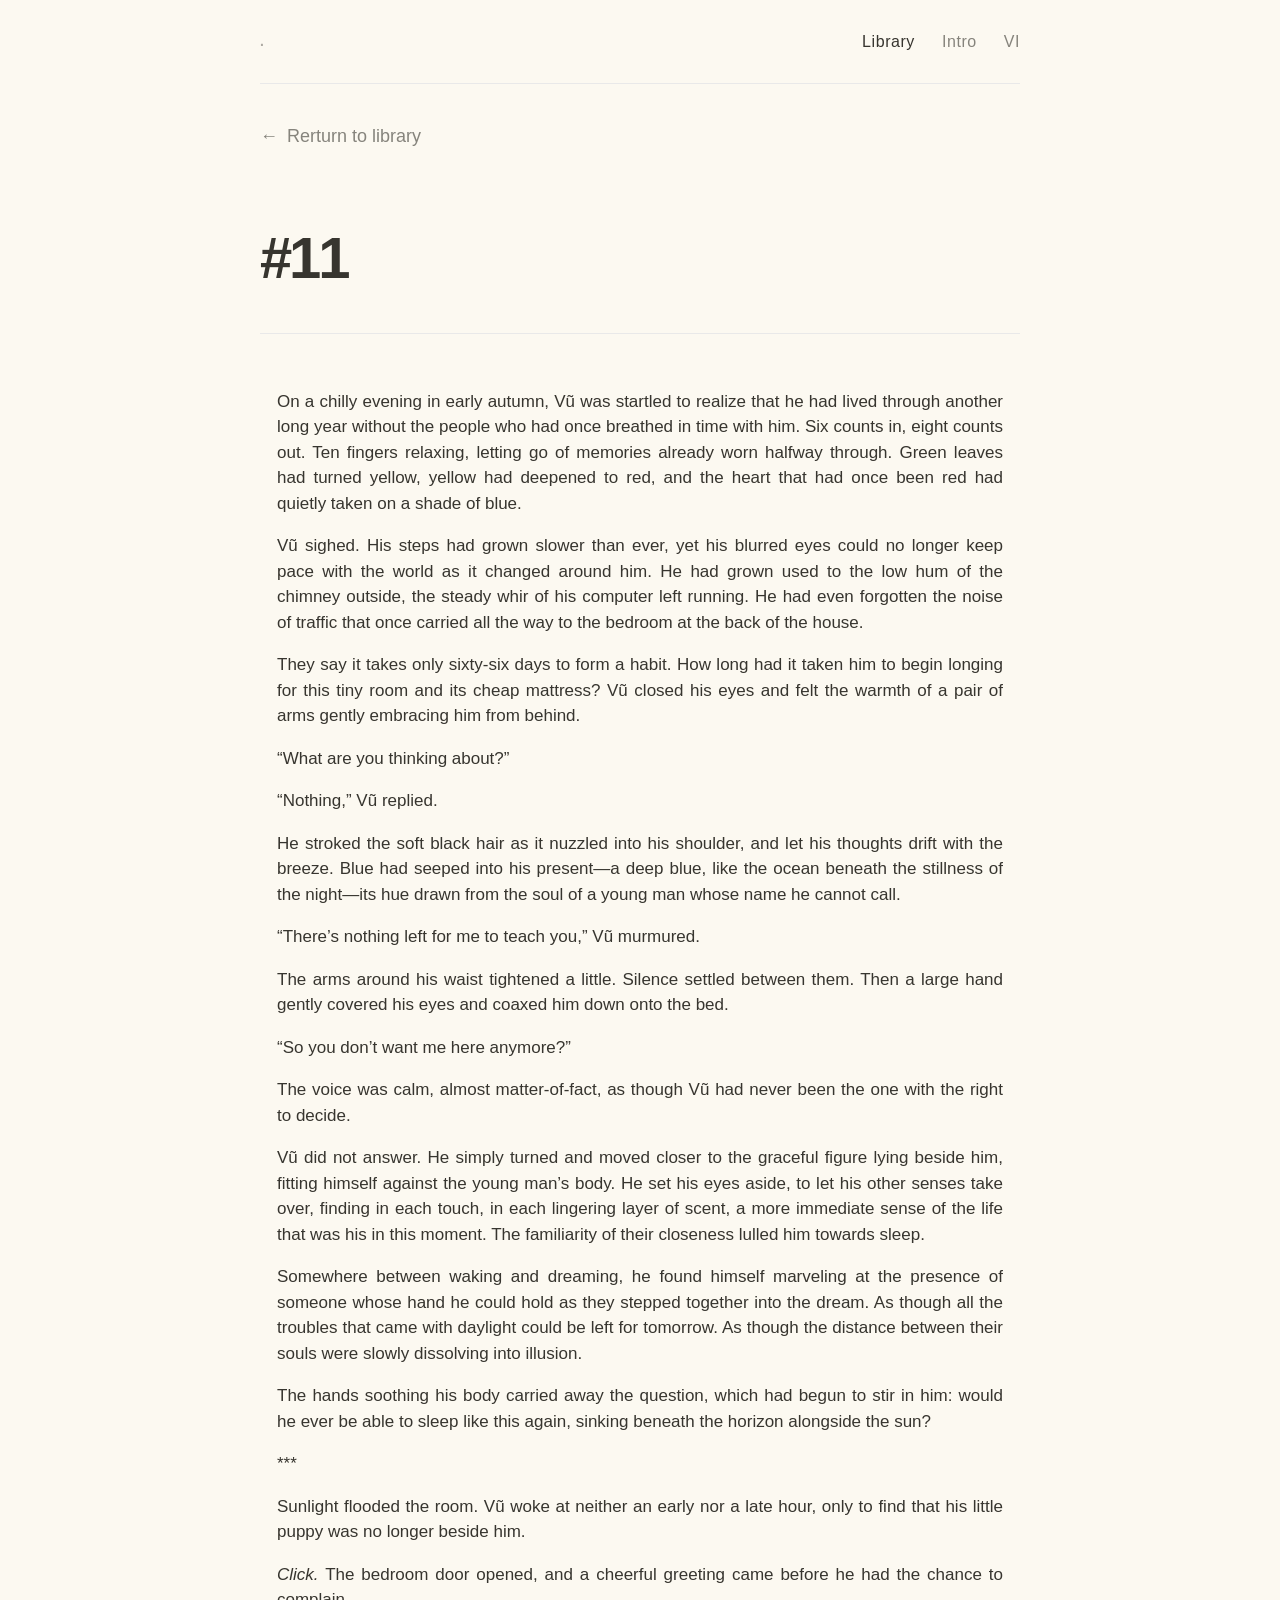
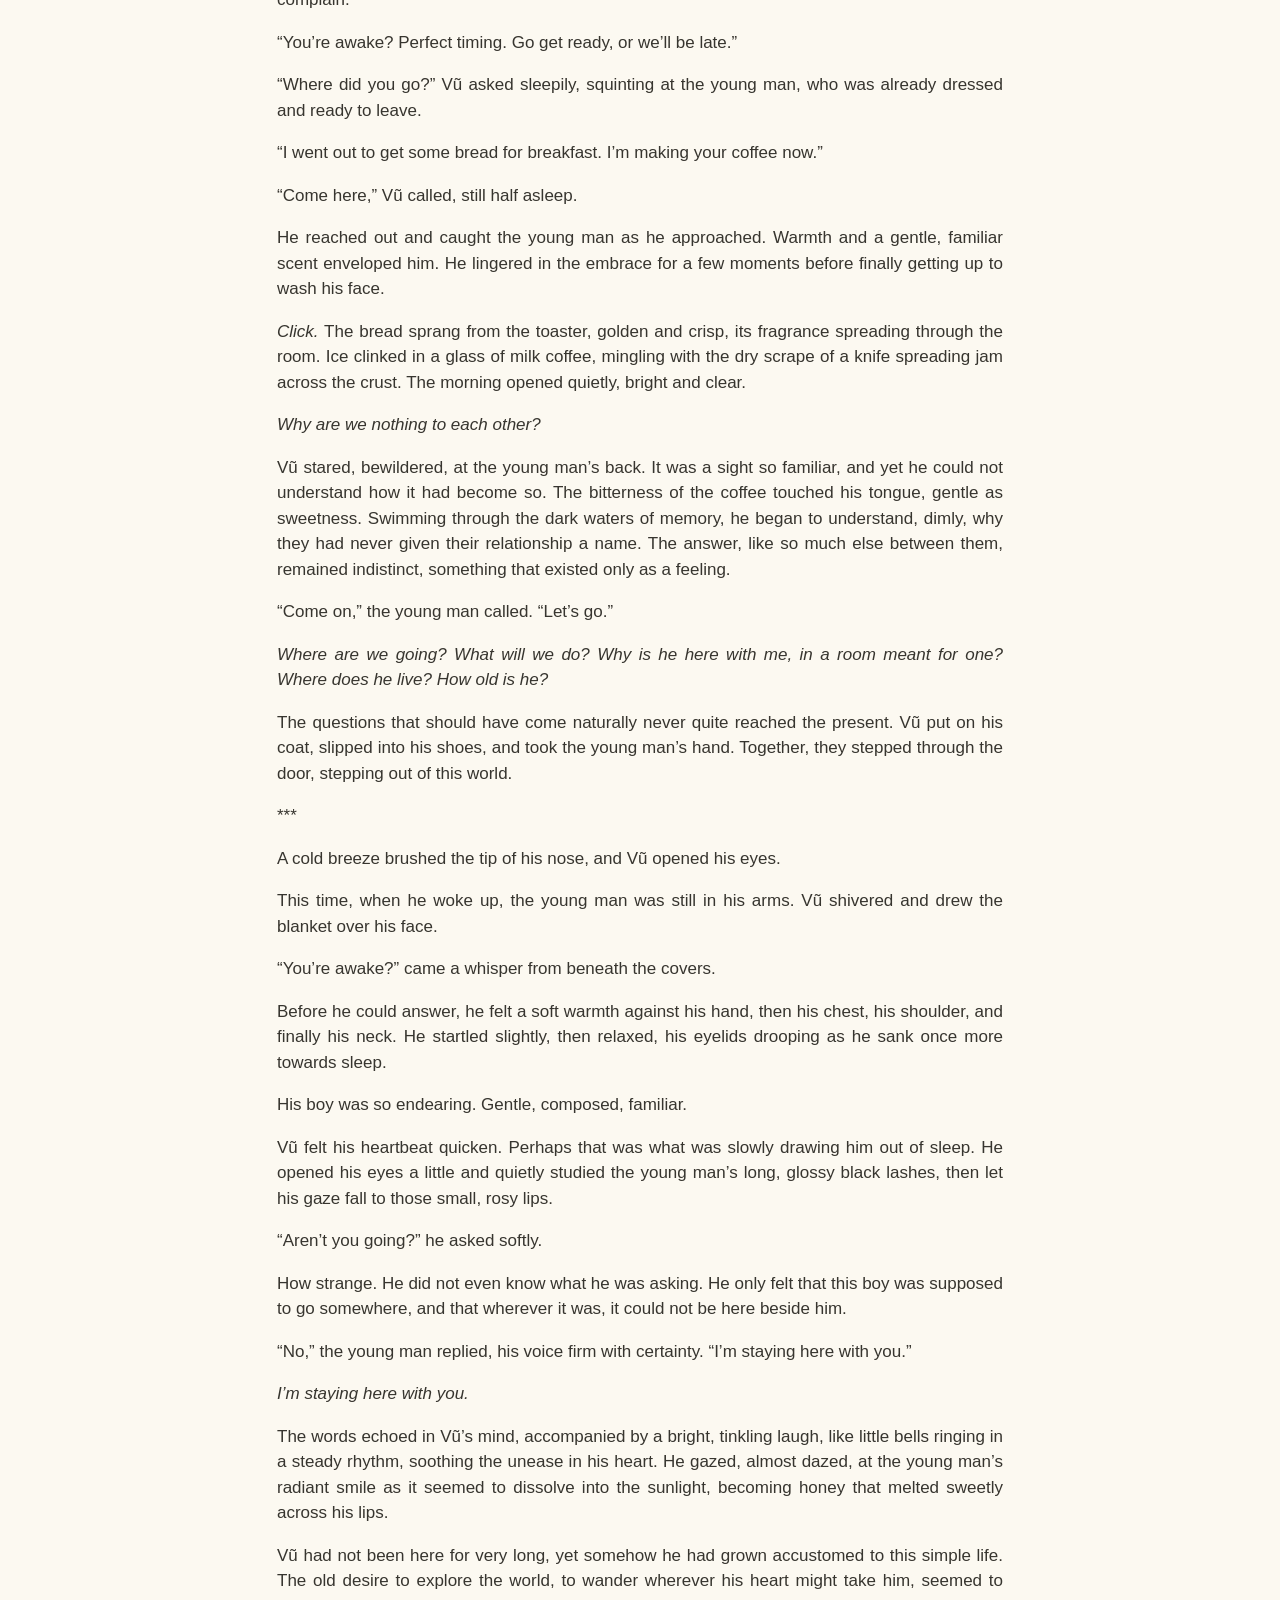
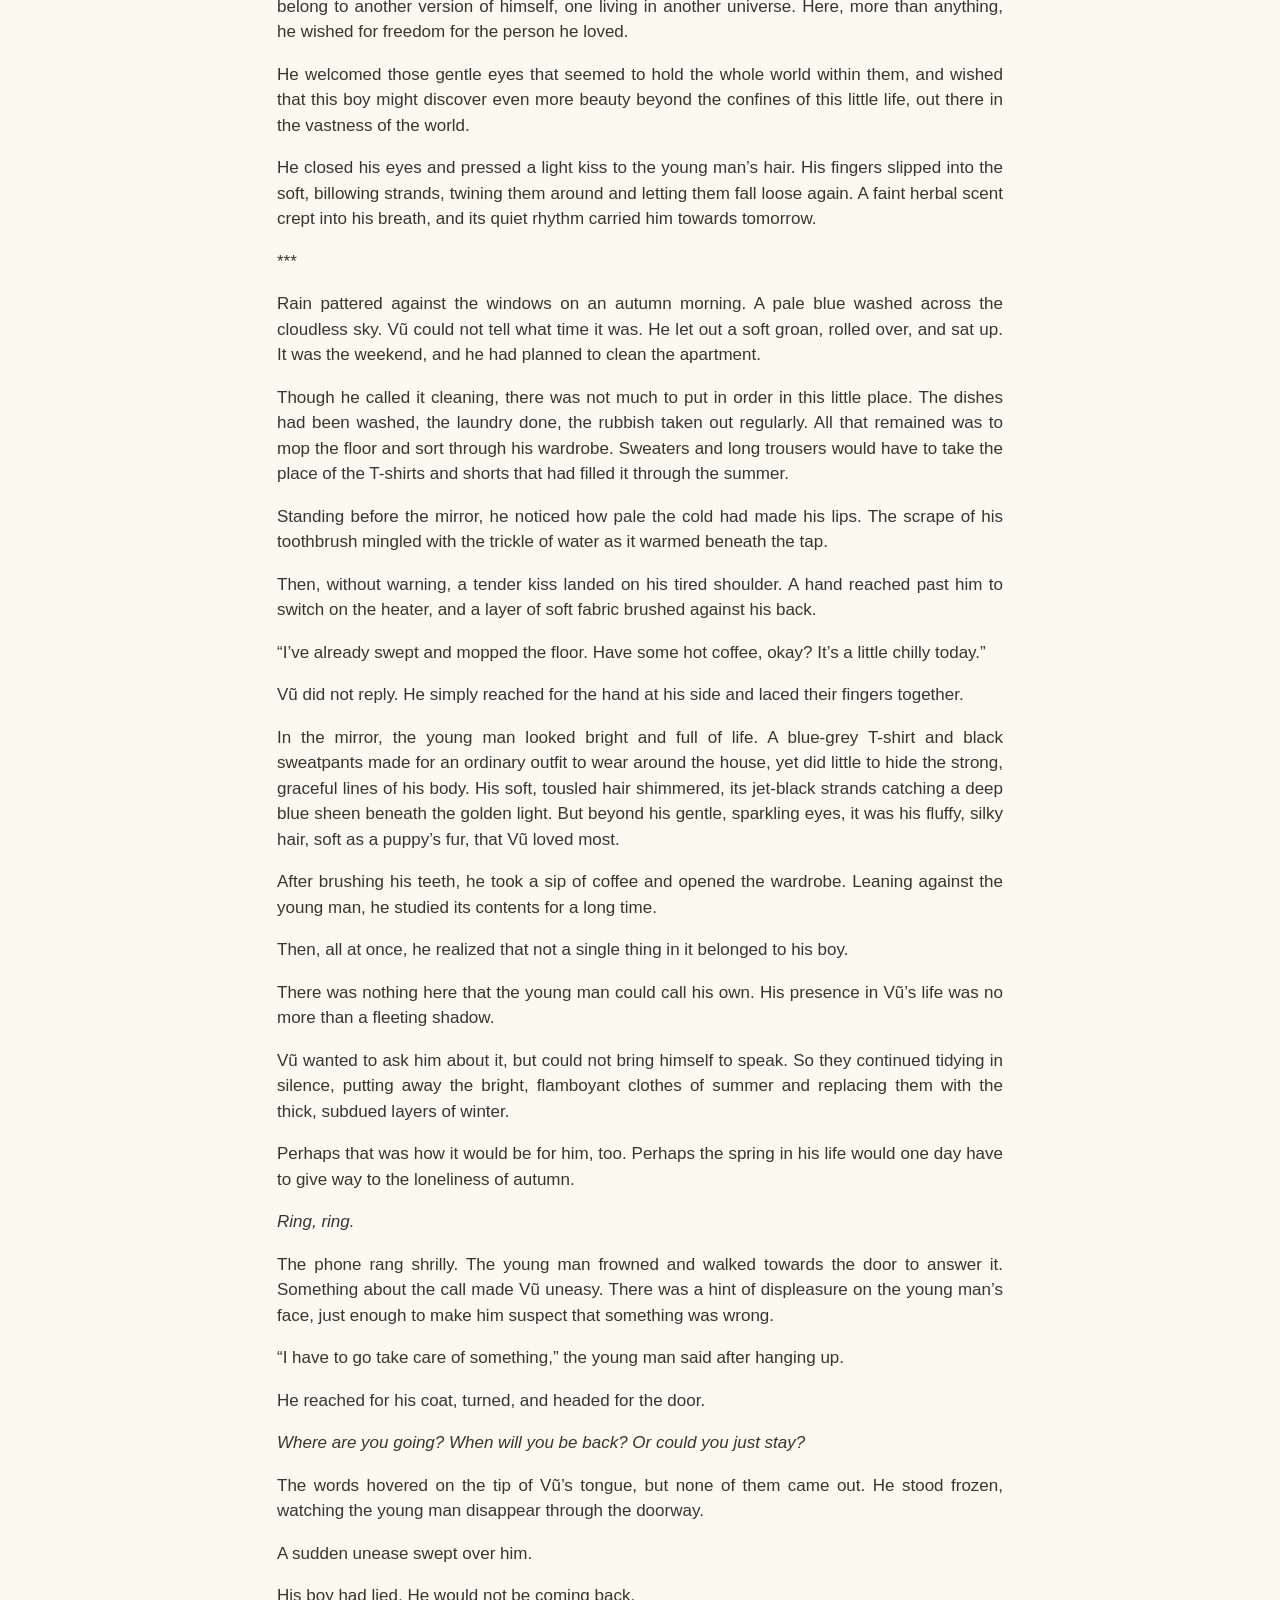
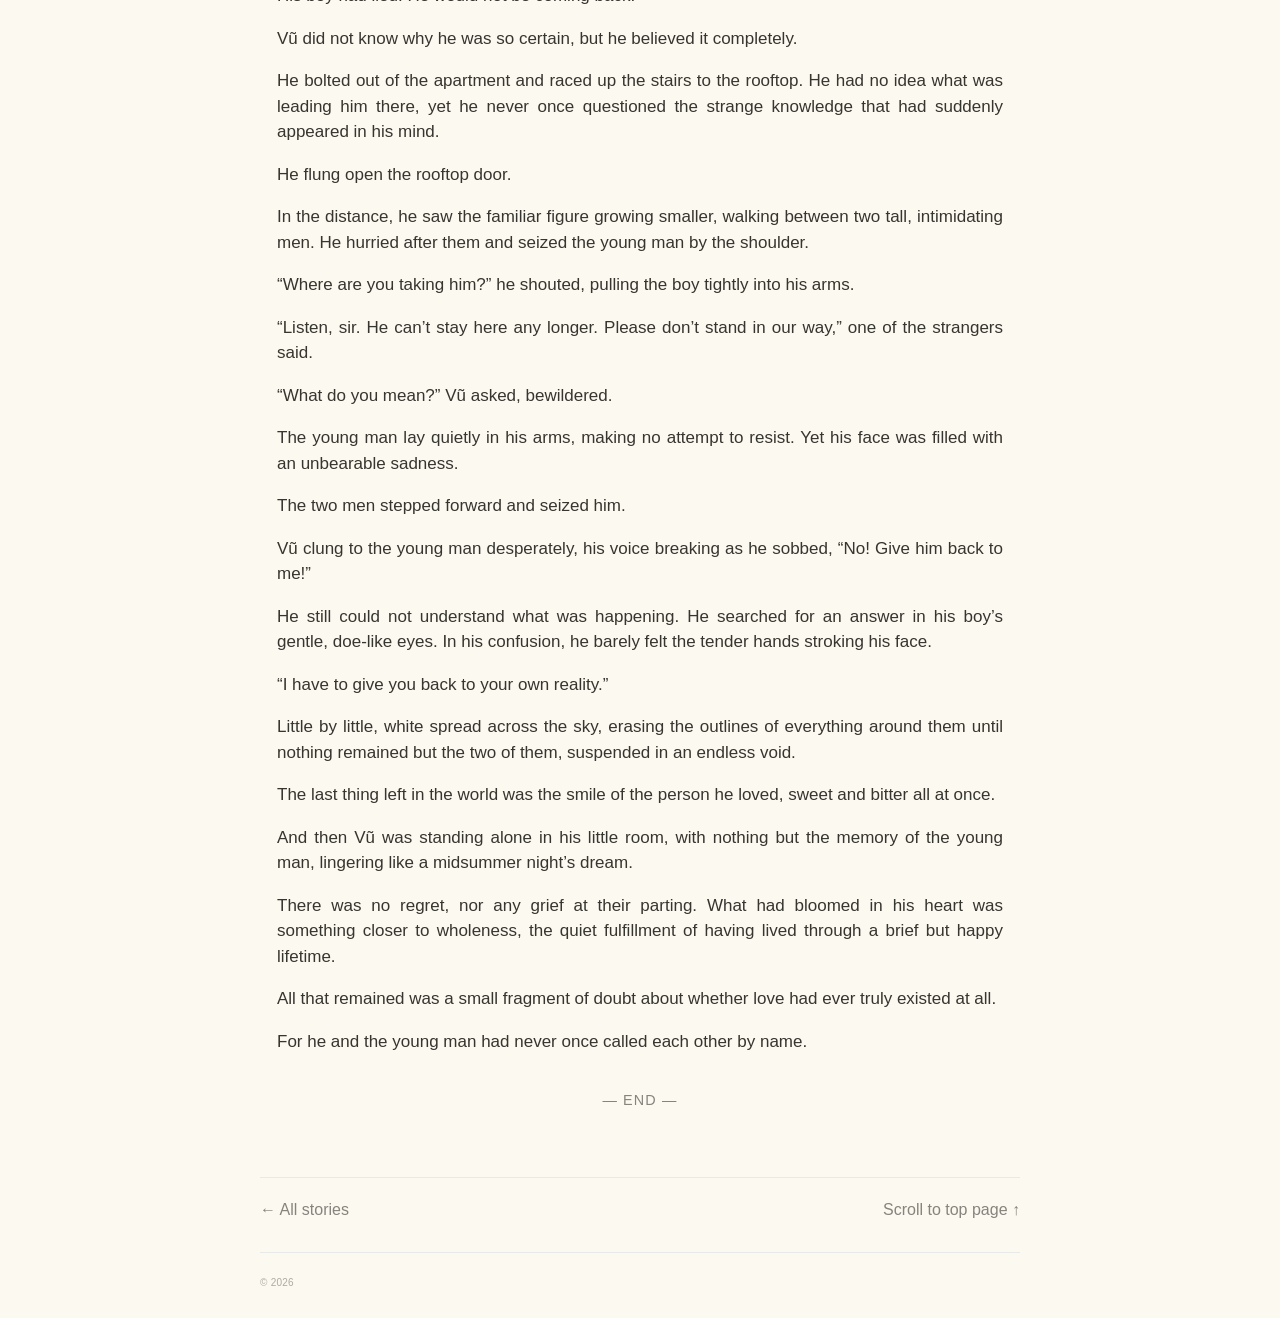
<file: en/No-11.html>
<!doctype html>
<html lang="en">

<head>
	<meta charset="utf-8">
	<meta name="viewport" content="width=device-width, initial-scale=1">
	<meta name="description" content="#11">
	<meta name="theme-color" content="#ffffff">
	<title>#11</title>
	<link rel="stylesheet" href="../style.css">
</head>

<body>
	<header class="site-header wrap">
		<a class="wordmark" href="index.html" aria-label="Main"><span class="wordmark-dot">.</span></a>
		<nav class="site-nav" aria-label="Điều hướng chính">
			<a class="active" href="index.html">Library</a>
			<a href="index.html#about">Intro</a>
			<a href="../No-11.html">VI</a>
		</nav>
	</header>

	<main class="reading-wrap">
		<a class="back-link" href="index.html" lang="en"><span aria-hidden="true">←</span> Rerturn to library</a>

		<article class="story-article">
			<header class="story-header">
				<h1>#11</h1>
			</header>

			<div class="story-body">
			<p id="3fc1fbbe-d9b6-80bd-8dfb-c4ead8a5ce61" class="" dir="auto">On a chilly evening in early autumn, Vũ was
				startled to realize that he had lived through another long year without the people who had once breathed
				in time with him. Six counts in, eight counts out. Ten fingers relaxing, letting go of memories already
				worn halfway through. Green leaves had turned yellow, yellow had deepened to red, and the heart that had
				once been red had quietly taken on a shade of blue.</p>
			<p id="3fc1fbbe-d9b6-80bc-b11d-f98e9987f6ec" class="" dir="auto">Vũ sighed. His steps had grown slower than
				ever, yet his blurred eyes could no longer keep pace with the world as it changed around him. He had
				grown used to the low hum of the chimney outside, the steady whir of his computer left running. He had
				even forgotten the noise of traffic that once carried all the way to the bedroom at the back of the
				house.</p>
			<p id="3fc1fbbe-d9b6-8031-985a-cebfece39a20" class="" dir="auto">They say it takes only sixty-six days to
				form a habit. How long had it taken him to begin longing for this tiny room and its cheap mattress? Vũ
				closed his eyes and felt the warmth of a pair of arms gently embracing him from behind.</p>
			<p id="3fc1fbbe-d9b6-802e-9b3c-f495c61616e2" class="" dir="auto">“What are you thinking about?”</p>
			<p id="3fc1fbbe-d9b6-80ac-b5e8-e195ce67368b" class="" dir="auto">“Nothing,” Vũ replied.</p>
			<p id="3fc1fbbe-d9b6-80dd-a474-ffd7c809926e" class="" dir="auto">He stroked the soft black hair as it
				nuzzled into his shoulder, and let his thoughts drift with the breeze. Blue had seeped into his
				present—a deep blue, like the ocean beneath the stillness of the night—its hue drawn from the soul of a
				young man whose name he cannot call.</p>
			<p id="3fc1fbbe-d9b6-80b3-b943-fc00ef29e416" class="" dir="auto">“There’s nothing left for me to teach you,”
				Vũ murmured.</p>
			<p id="3fc1fbbe-d9b6-80ae-a448-c36a9bac2370" class="" dir="auto">The arms around his waist tightened a
				little. Silence settled between them. Then a large hand gently covered his eyes and coaxed him down onto
				the bed.</p>
			<p id="3fc1fbbe-d9b6-8088-a633-ebd3aab71d76" class="" dir="auto">“So you don’t want me here anymore?”</p>
			<p id="3fc1fbbe-d9b6-8089-875d-e3991012c75f" class="" dir="auto">The voice was calm, almost matter-of-fact,
				as though Vũ had never been the one with the right to decide.</p>
			<p id="3fc1fbbe-d9b6-8054-a38d-f65848fc9828" class="" dir="auto">Vũ did not answer. He simply turned and
				moved closer to the graceful figure lying beside him, fitting himself against the young man’s body. He
				set his eyes aside, to let his other senses take over, finding in each touch, in each lingering layer of
				scent, a more immediate sense of the life that was his in this moment. The familiarity of their
				closeness lulled him towards sleep.</p>
			<p id="3fc1fbbe-d9b6-8027-9656-de6256e150dc" class="" dir="auto">Somewhere between waking and dreaming, he
				found himself marveling at the presence of someone whose hand he could hold as they stepped together
				into the dream. As though all the troubles that came with daylight could be left for tomorrow. As though
				the distance between their souls were slowly dissolving into illusion.</p>
			<p id="3fc1fbbe-d9b6-8018-b08f-e7d89993cbf4" class="" dir="auto">The hands soothing his body carried away
				the question, which had begun to stir in him: would he ever be able to sleep like this again, sinking
				beneath the horizon alongside the sun?</p>
			<p id="3fc1fbbe-d9b6-80fe-ad24-ecc6d27cc120" class="" dir="auto">***</p>
			<p id="3fc1fbbe-d9b6-8087-bf28-f08df73b67c2" class="" dir="auto">Sunlight flooded the room. Vũ woke at
				neither an early nor a late hour, only to find that his little puppy was no longer beside him.</p>
			<p id="3fc1fbbe-d9b6-80ff-8695-ce05fcb44298" class="" dir="auto"><em>Click.</em> The bedroom door opened,
				and a cheerful greeting came before he had the chance to complain.</p>
			<p id="3fc1fbbe-d9b6-80fa-b4af-eee565100c92" class="" dir="auto">“You’re awake? Perfect timing. Go get
				ready, or we’ll be late.”</p>
			<p id="3fc1fbbe-d9b6-8029-bd93-cfde79af5b77" class="" dir="auto">“Where did you go?” Vũ asked sleepily,
				squinting at the young man, who was already dressed and ready to leave.</p>
			<p id="3fc1fbbe-d9b6-808e-8f96-cf913e1fc6f7" class="" dir="auto">“I went out to get some bread for
				breakfast. I’m making your coffee now.”</p>
			<p id="3fc1fbbe-d9b6-8037-83d9-ef48366a71b1" class="" dir="auto">“Come here,” Vũ called, still half asleep.
			</p>
			<p id="3fc1fbbe-d9b6-809e-89f2-f94d1ef29b2d" class="" dir="auto">He reached out and caught the young man as
				he approached. Warmth and a gentle, familiar scent enveloped him. He lingered in the embrace for a few
				moments before finally getting up to wash his face.</p>
			<p id="3fc1fbbe-d9b6-8045-bb4e-f612cc7993ac" class="" dir="auto"><em>Click.</em> The bread sprang from the
				toaster, golden and crisp, its fragrance spreading through the room. Ice clinked in a glass of milk
				coffee, mingling with the dry scrape of a knife spreading jam across the crust. The morning opened
				quietly, bright and clear.</p>
			<p id="3fc1fbbe-d9b6-801c-8916-edc4791a3c02" class="" dir="auto"><em>Why are we nothing to each other?</em>
			</p>
			<p id="3fc1fbbe-d9b6-8091-ae95-c6c2fc7c47a0" class="" dir="auto">Vũ stared, bewildered, at the young man’s
				back. It was a sight so familiar, and yet he could not understand how it had become so. The bitterness
				of the coffee touched his tongue, gentle as sweetness. Swimming through the dark waters of memory, he
				began to understand, dimly, why they had never given their relationship a name. The answer, like so much
				else between them, remained indistinct, something that existed only as a feeling.</p>
			<p id="3fc1fbbe-d9b6-8067-ae83-f5225a2edfde" class="" dir="auto">“Come on,” the young man called. “Let’s
				go.”</p>
			<p id="3fc1fbbe-d9b6-8082-953e-c4c8c9a7729a" class="" dir="auto"><em>Where are we going? What will we do?
					Why is he here with me, in a room meant for one? Where does he live? How old is he?</em></p>
			<p id="3fc1fbbe-d9b6-80dc-b2b7-db3d778c4545" class="" dir="auto">The questions that should have come
				naturally never quite reached the present. Vũ put on his coat, slipped into his shoes, and took the
				young man’s hand. Together, they stepped through the door, stepping out of this world.</p>
			<p id="3fc1fbbe-d9b6-80fe-ad24-ecc6d27cc120" class="" dir="auto">***</p>
			<p id="3fc1fbbe-d9b6-806f-9987-fe0437e16d79" class="" dir="auto">A cold breeze brushed the tip of his nose,
				and Vũ opened his eyes.</p>
			<p id="3fc1fbbe-d9b6-80ca-a8c9-c19a7d856683" class="" dir="auto">This time, when he woke up, the young man
				was still in his arms. Vũ shivered and drew the blanket over his face.</p>
			<p id="3fc1fbbe-d9b6-8058-b7c4-dfeaa0d620fa" class="" dir="auto">“You’re awake?” came a whisper from beneath
				the covers.</p>
			<p id="3fc1fbbe-d9b6-80bc-8357-db18acd7074d" class="" dir="auto">Before he could answer, he felt a soft
				warmth against his hand, then his chest, his shoulder, and finally his neck. He startled slightly, then
				relaxed, his eyelids drooping as he sank once more towards sleep.</p>
			<p id="3fc1fbbe-d9b6-8003-b8fe-eed253cdd6cb" class="" dir="auto">His boy was so endearing. Gentle, composed,
				familiar.</p>
			<p id="3fc1fbbe-d9b6-8042-9cd9-c18e3125b002" class="" dir="auto">Vũ felt his heartbeat quicken. Perhaps that
				was what was slowly drawing him out of sleep. He opened his eyes a little and quietly studied the young
				man’s long, glossy black lashes, then let his gaze fall to those small, rosy lips.</p>
			<p id="3fc1fbbe-d9b6-805a-a4d3-ec1ef7ca4e59" class="" dir="auto">“Aren’t you going?” he asked softly.</p>
			<p id="3fc1fbbe-d9b6-8073-b6fd-dc48f26d9ec9" class="" dir="auto">How strange. He did not even know what he
				was asking. He only felt that this boy was supposed to go somewhere, and that wherever it was, it could
				not be here beside him.</p>
			<p id="3fc1fbbe-d9b6-80bd-baaf-c54a0105cb81" class="" dir="auto">“No,” the young man replied, his voice firm
				with certainty. “I’m staying here with you.”</p>
			<p id="3fc1fbbe-d9b6-8093-975d-fd0e8da90e6d" class="" dir="auto"><em>I’m staying here with you.</em></p>
			<p id="3fc1fbbe-d9b6-8074-b1f5-f2d86c600e3c" class="" dir="auto">The words echoed in Vũ’s mind, accompanied
				by a bright, tinkling laugh, like little bells ringing in a steady rhythm, soothing the unease in his
				heart. He gazed, almost dazed, at the young man’s radiant smile as it seemed to dissolve into the
				sunlight, becoming honey that melted sweetly across his lips.</p>
			<p id="3fc1fbbe-d9b6-804b-a79a-e4318e30b143" class="" dir="auto">Vũ had not been here for very long, yet
				somehow he had grown accustomed to this simple life. The old desire to explore the world, to wander
				wherever his heart might take him, seemed to belong to another version of himself, one living in another
				universe. Here, more than anything, he wished for freedom for the person he loved.</p>
			<p id="3fc1fbbe-d9b6-803d-ac67-fe5084db204b" class="" dir="auto">He welcomed those gentle eyes that seemed
				to hold the whole world within them, and wished that this boy might discover even more beauty beyond the
				confines of this little life, out there in the vastness of the world.</p>
			<p id="3fc1fbbe-d9b6-8095-9e70-c7f5a71ccbdb" class="" dir="auto">He closed his eyes and pressed a light kiss
				to the young man’s hair. His fingers slipped into the soft, billowing strands, twining them around and
				letting them fall loose again. A faint herbal scent crept into his breath, and its quiet rhythm carried
				him towards tomorrow.</p>
			<p id="3fc1fbbe-d9b6-806a-9372-e6319e56e952" class="" dir="auto">***</p>
			<p id="3fc1fbbe-d9b6-8035-9763-ff66df44bfd5" class="" dir="auto">Rain pattered against the windows on an
				autumn morning. A pale blue washed across the cloudless sky. Vũ could not tell what time it was. He let
				out a soft groan, rolled over, and sat up. It was the weekend, and he had planned to clean the
				apartment.</p>
			<p id="3fc1fbbe-d9b6-80b6-958d-ee28ce2276a1" class="" dir="auto">Though he called it cleaning, there was not
				much to put in order in this little place. The dishes had been washed, the laundry done, the rubbish
				taken out regularly. All that remained was to mop the floor and sort through his wardrobe. Sweaters and
				long trousers would have to take the place of the T-shirts and shorts that had filled it through the
				summer.</p>
			<p id="3fc1fbbe-d9b6-8054-b12c-d9defde15391" class="" dir="auto">Standing before the mirror, he noticed how
				pale the cold had made his lips. The scrape of his toothbrush mingled with the trickle of water as it
				warmed beneath the tap.</p>
			<p id="3fc1fbbe-d9b6-80cc-ab87-fa54bb0daa0a" class="" dir="auto">Then, without warning, a tender kiss landed
				on his tired shoulder. A hand reached past him to switch on the heater, and a layer of soft fabric
				brushed against his back.</p>
			<p id="3fc1fbbe-d9b6-809f-9a88-ee32ab32fdde" class="" dir="auto">“I’ve already swept and mopped the floor.
				Have some hot coffee, okay? It’s a little chilly today.”</p>
			<p id="3fc1fbbe-d9b6-8016-8440-f05ff986b670" class="" dir="auto">Vũ did not reply. He simply reached for the
				hand at his side and laced their fingers together.</p>
			<p id="3fc1fbbe-d9b6-8041-886a-d2d25a803d41" class="" dir="auto">In the mirror, the young man looked bright
				and full of life. A blue-grey T-shirt and black sweatpants made for an ordinary outfit to wear around
				the house, yet did little to hide the strong, graceful lines of his body. His soft, tousled hair
				shimmered, its jet-black strands catching a deep blue sheen beneath the golden light. But beyond his
				gentle, sparkling eyes, it was his fluffy, silky hair, soft as a puppy’s fur, that Vũ loved most.</p>
			<p id="3fc1fbbe-d9b6-8029-982a-c6b9c2d59c89" class="" dir="auto">After brushing his teeth, he took a sip of
				coffee and opened the wardrobe. Leaning against the young man, he studied its contents for a long time.
			</p>
			<p id="3fc1fbbe-d9b6-8022-9e94-c60e30dd53bc" class="" dir="auto">Then, all at once, he realized that not a
				single thing in it belonged to his boy.</p>
			<p id="3fc1fbbe-d9b6-804b-ab27-f6e88cfd52a7" class="" dir="auto">There was nothing here that the young man
				could call his own. His presence in Vũ’s life was no more than a fleeting shadow.</p>
			<p id="3fc1fbbe-d9b6-801a-be40-d7bab3bde4d6" class="" dir="auto">Vũ wanted to ask him about it, but could
				not bring himself to speak. So they continued tidying in silence, putting away the bright, flamboyant
				clothes of summer and replacing them with the thick, subdued layers of winter.</p>
			<p id="3fc1fbbe-d9b6-8026-83b8-e5e2165caf2f" class="" dir="auto">Perhaps that was how it would be for him,
				too. Perhaps the spring in his life would one day have to give way to the loneliness of autumn.</p>
			<p id="3fc1fbbe-d9b6-80b5-a0e9-d612bde313a6" class="" dir="auto"><em>Ring, ring.</em></p>
			<p id="3fc1fbbe-d9b6-80c3-b243-cecee7acb146" class="" dir="auto">The phone rang shrilly. The young man
				frowned and walked towards the door to answer it. Something about the call made Vũ uneasy. There was a
				hint of displeasure on the young man’s face, just enough to make him suspect that something was wrong.
			</p>
			<p id="3fc1fbbe-d9b6-806e-9d80-e787ffe70595" class="" dir="auto">“I have to go take care of something,” the
				young man said after hanging up.</p>
			<p id="3fc1fbbe-d9b6-80fe-be67-cc954f56903e" class="" dir="auto">He reached for his coat, turned, and headed
				for the door.</p>
			<p id="3fc1fbbe-d9b6-80c8-92eb-e6905da860e8" class="" dir="auto"><em>Where are you going? When will you be
					back? Or could you just stay?</em></p>
			<p id="3fc1fbbe-d9b6-8070-943e-df0f5480647e" class="" dir="auto">The words hovered on the tip of Vũ’s
				tongue, but none of them came out. He stood frozen, watching the young man disappear through the
				doorway.</p>
			<p id="3fc1fbbe-d9b6-801f-af2c-d7a25b63c57b" class="" dir="auto">A sudden unease swept over him.</p>
			<p id="3fc1fbbe-d9b6-805e-a5bd-e782adfab385" class="" dir="auto">His boy had lied. He would not be coming
				back.</p>
			<p id="3fc1fbbe-d9b6-8088-8a01-e4940d1fe732" class="" dir="auto">Vũ did not know why he was so certain, but
				he believed it completely.</p>
			<p id="3fc1fbbe-d9b6-800b-aa70-c718d8ea0482" class="" dir="auto">He bolted out of the apartment and raced up
				the stairs to the rooftop. He had no idea what was leading him there, yet he never once questioned the
				strange knowledge that had suddenly appeared in his mind.</p>
			<p id="3fc1fbbe-d9b6-8054-8db2-e2ce3fffdf95" class="" dir="auto">He flung open the rooftop door.</p>
			<p id="3fc1fbbe-d9b6-804e-b7d7-e21934686cfb" class="" dir="auto">In the distance, he saw the familiar figure
				growing smaller, walking between two tall, intimidating men. He hurried after them and seized the young
				man by the shoulder.</p>
			<p id="3fc1fbbe-d9b6-80f8-bb0a-f69c7349503a" class="" dir="auto">“Where are you taking him?” he shouted,
				pulling the boy tightly into his arms.</p>
			<p id="3fc1fbbe-d9b6-80e7-9fc4-d1d82d7b45d4" class="" dir="auto">“Listen, sir. He can’t stay here any
				longer. Please don’t stand in our way,” one of the strangers said.</p>
			<p id="3fc1fbbe-d9b6-8056-baf7-d02ae23766e6" class="" dir="auto">“What do you mean?” Vũ asked, bewildered.
			</p>
			<p id="3fc1fbbe-d9b6-808f-a981-c5f3251a8a09" class="" dir="auto">The young man lay quietly in his arms,
				making no attempt to resist. Yet his face was filled with an unbearable sadness.</p>
			<p id="3fc1fbbe-d9b6-80b1-80b1-cb9b05118a2b" class="" dir="auto">The two men stepped forward and seized him.
			</p>
			<p id="3fc1fbbe-d9b6-8006-998b-e45e1488f95b" class="" dir="auto">Vũ clung to the young man desperately, his
				voice breaking as he sobbed, “No! Give him back to me!”</p>
			<p id="3fc1fbbe-d9b6-80eb-891f-d2e93a92b441" class="" dir="auto">He still could not understand what was
				happening. He searched for an answer in his boy’s gentle, doe-like eyes. In his confusion, he barely
				felt the tender hands stroking his face.</p>
			<p id="3fc1fbbe-d9b6-8003-97a9-e0d29789bbf6" class="" dir="auto">“I have to give you back to your own
				reality.”</p>
			<p id="3fc1fbbe-d9b6-807a-a604-c20c0b6907bc" class="" dir="auto">Little by little, white spread across the
				sky, erasing the outlines of everything around them until nothing remained but the two of them,
				suspended in an endless void.</p>
			<p id="3fc1fbbe-d9b6-80e5-961a-de637510a5d8" class="" dir="auto">The last thing left in the world was the
				smile of the person he loved, sweet and bitter all at once.</p>
			<p id="3fc1fbbe-d9b6-80dd-9328-d175093cfc6b" class="" dir="auto">And then Vũ was standing alone in his
				little room, with nothing but the memory of the young man, lingering like a midsummer night’s dream.</p>
			<p id="3fc1fbbe-d9b6-8004-b2bb-d7d438e35727" class="" dir="auto">There was no regret, nor any grief at their
				parting. What had bloomed in his heart was something closer to wholeness, the quiet fulfillment of
				having lived through a brief but happy lifetime.</p>
			<p id="3fc1fbbe-d9b6-80ea-a4c7-fc241121faa5" class="" dir="auto">All that remained was a small fragment of
				doubt about whether love had ever truly existed at all.</p>
			<p id="3fc1fbbe-d9b6-80b4-902c-e22a58baad64" class="" dir="auto">For he and the young man had never once
				called each other by name.</p>
		</div>

			<p class="story-end">— END —</p>
		</article>

		<nav class="story-bottom-nav" aria-label="Điều hướng cuối truyện">
			<a href="en/index.html"><span aria-hidden="true">←</span> All stories</a>
			<a href="#top" onclick="window.scrollTo({top: 0, behavior: 'smooth'}); return false;">Scroll to top page ↑</a>
		</nav>
	</main>

	<footer class="site-footer wrap">
		<span>© <span id="year">2026</span></span>
	</footer>
	<script>
		document.getElementById("year").textContent = new Date().getFullYear();
	</script>
</body>

</html>
</file>
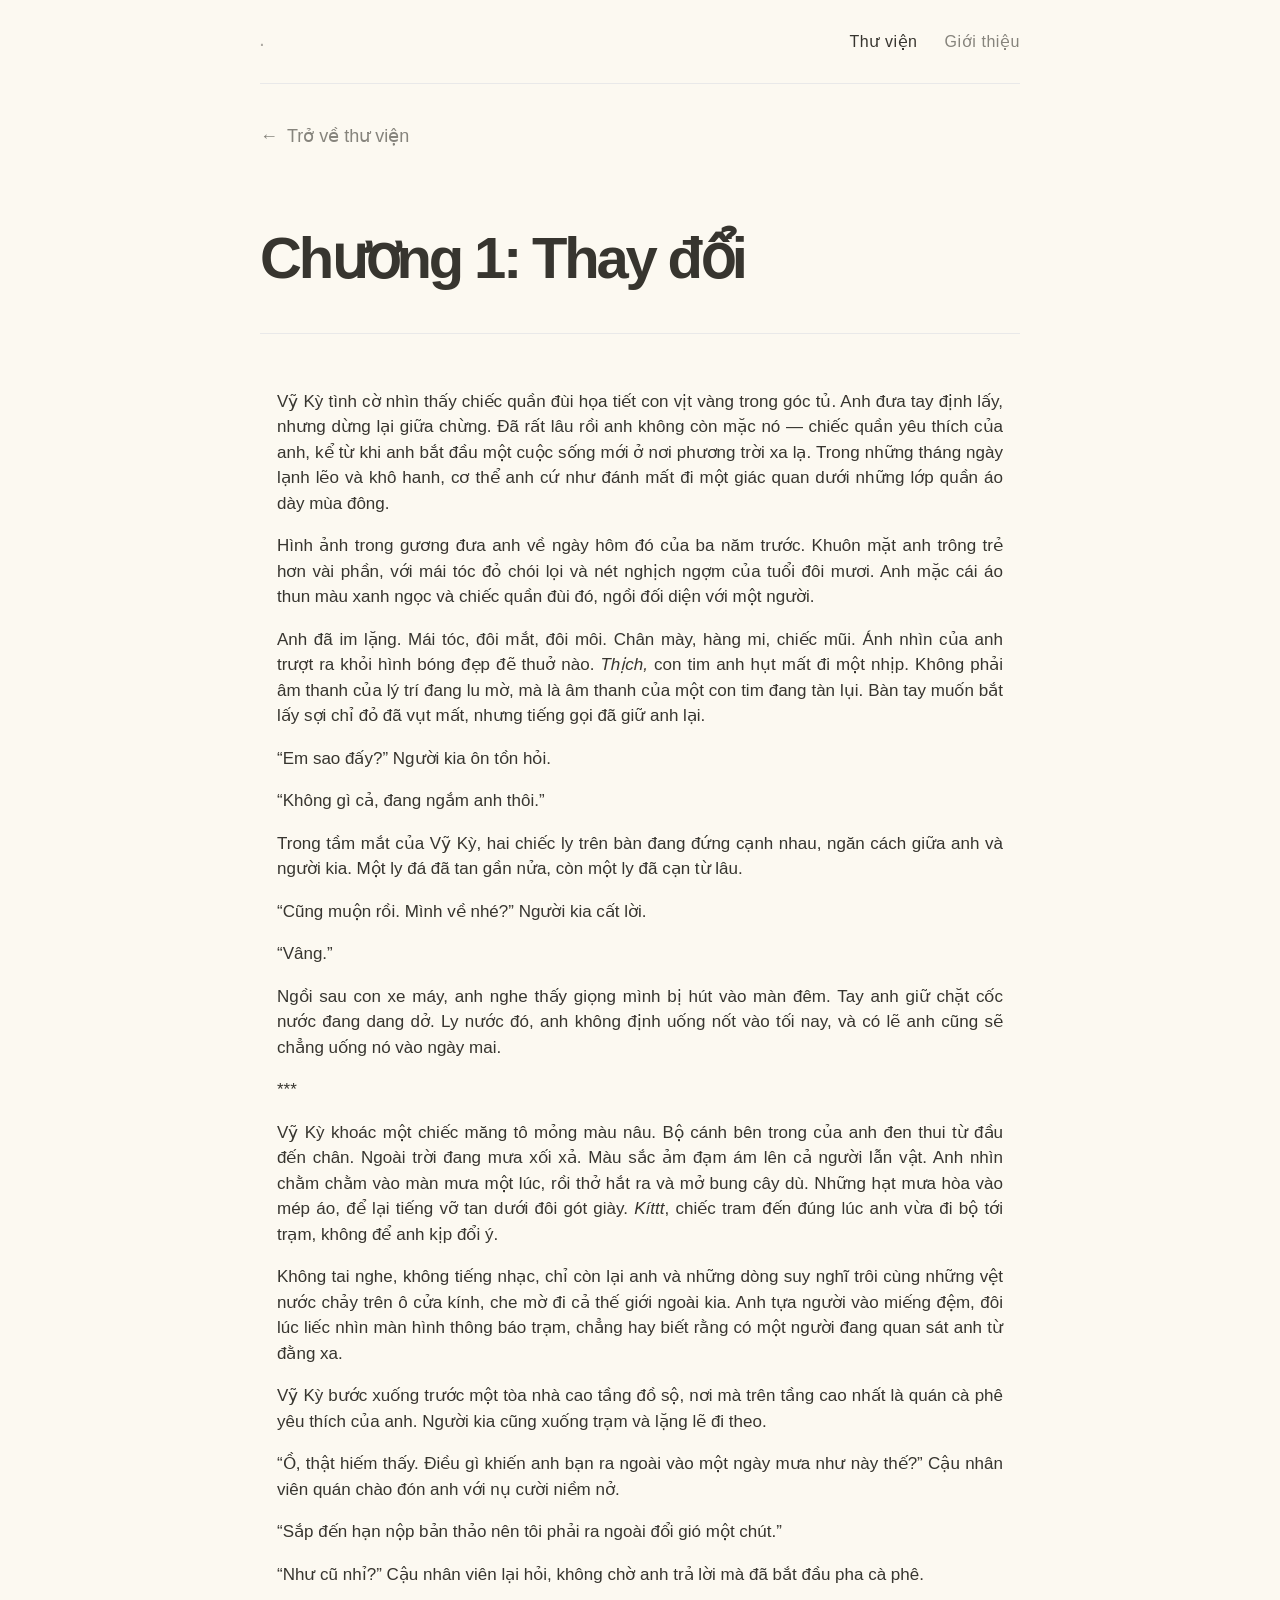
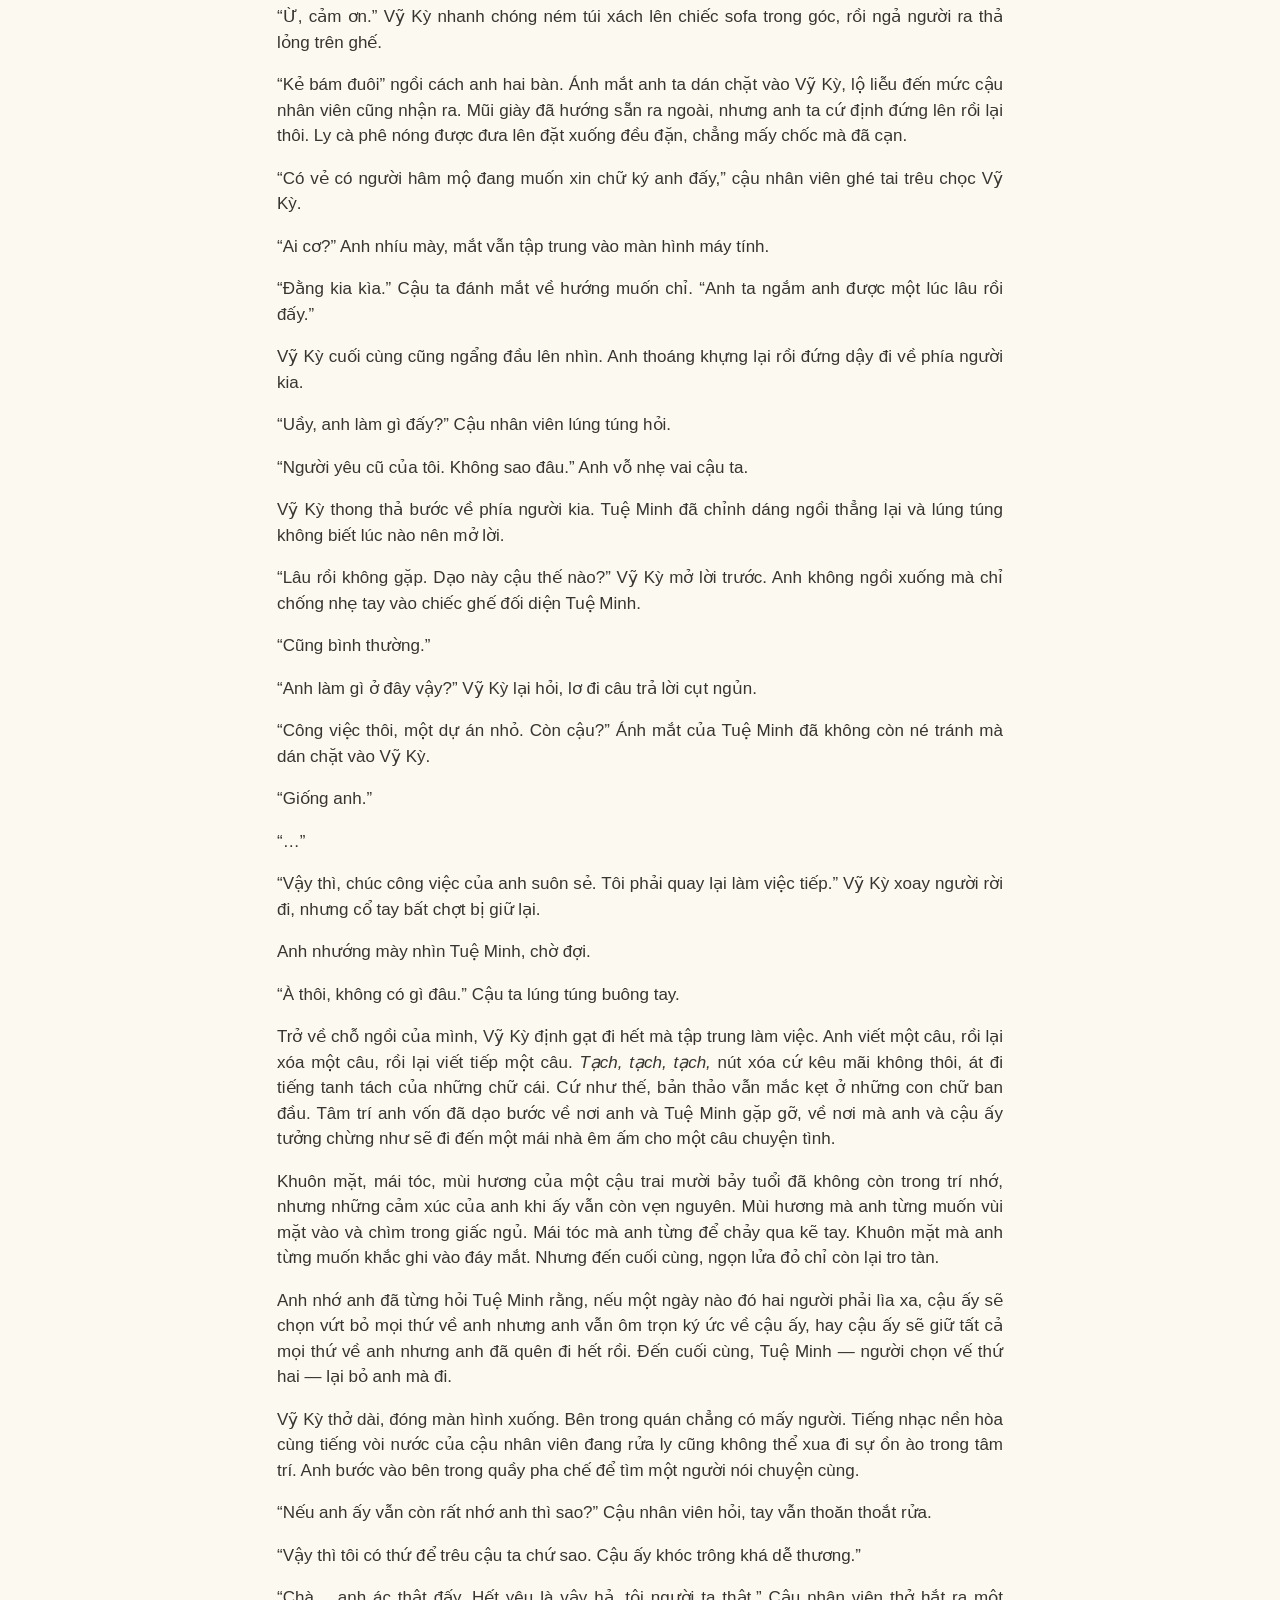
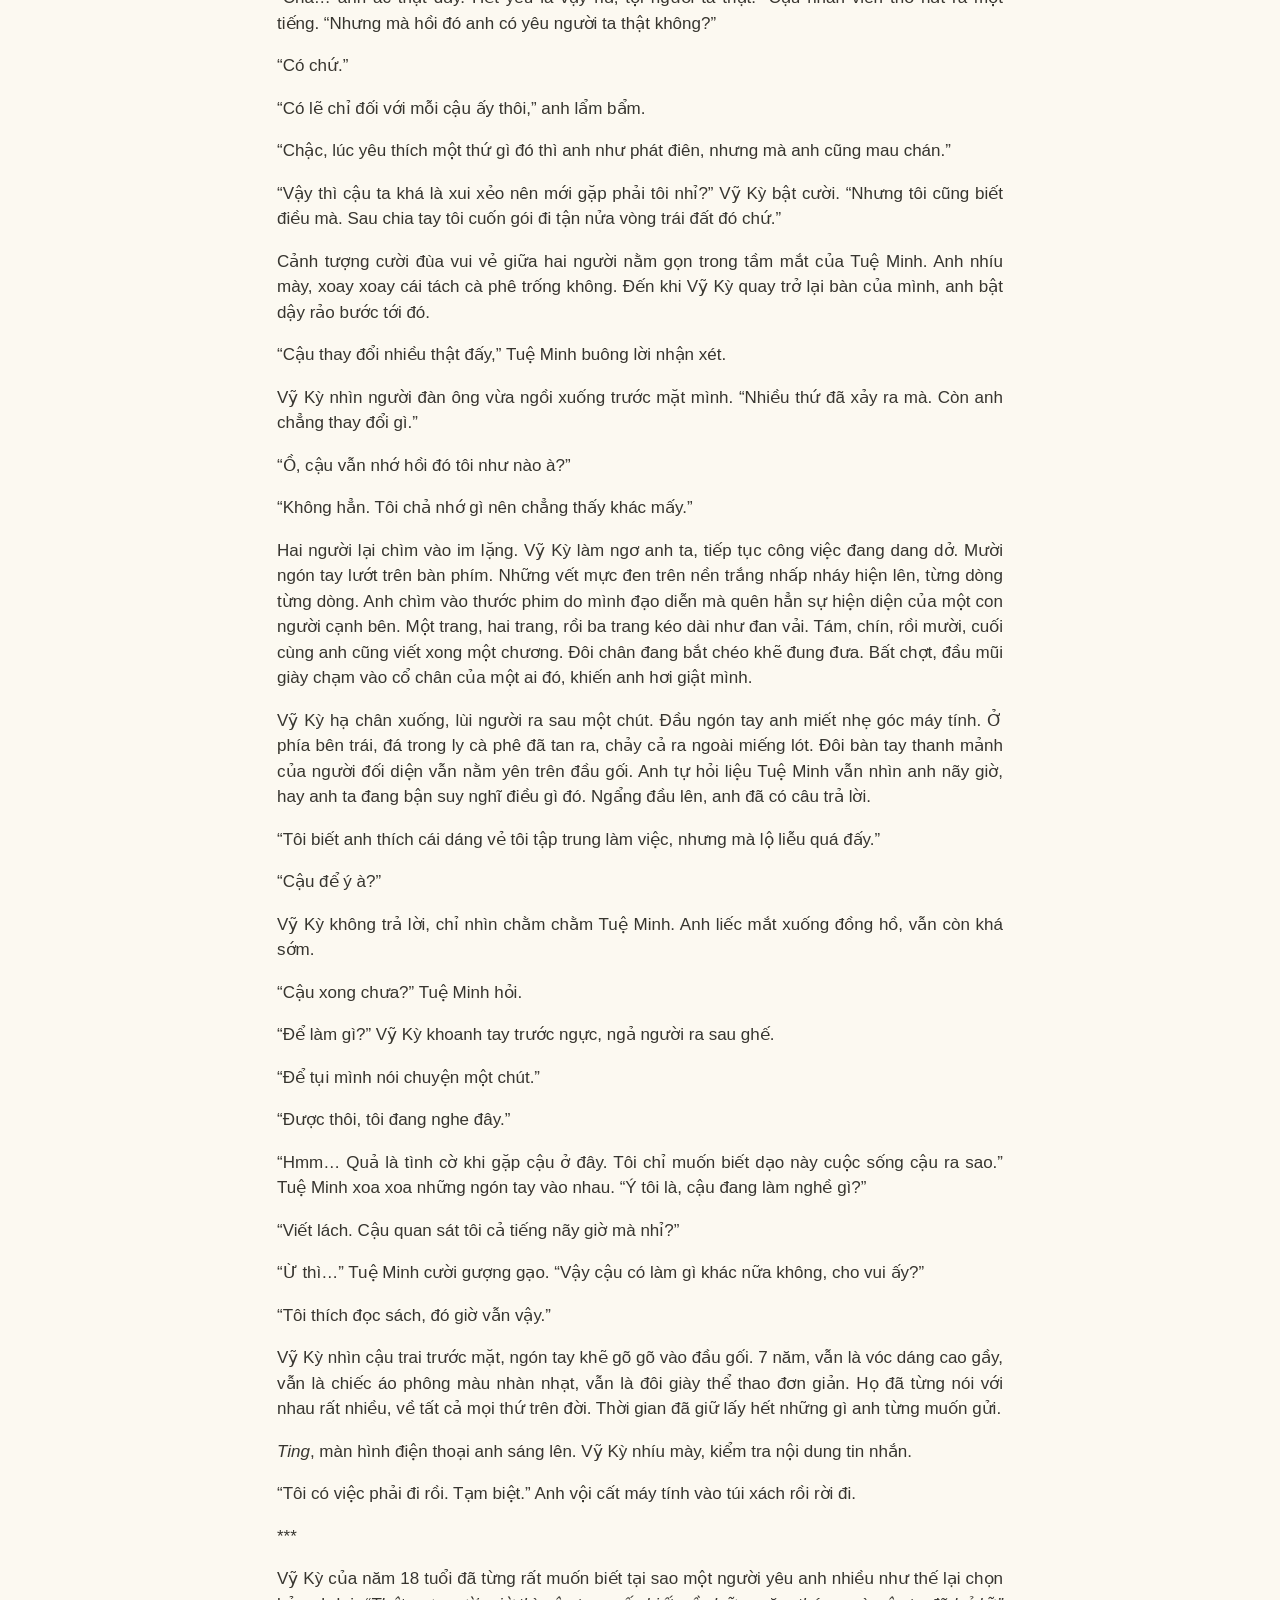
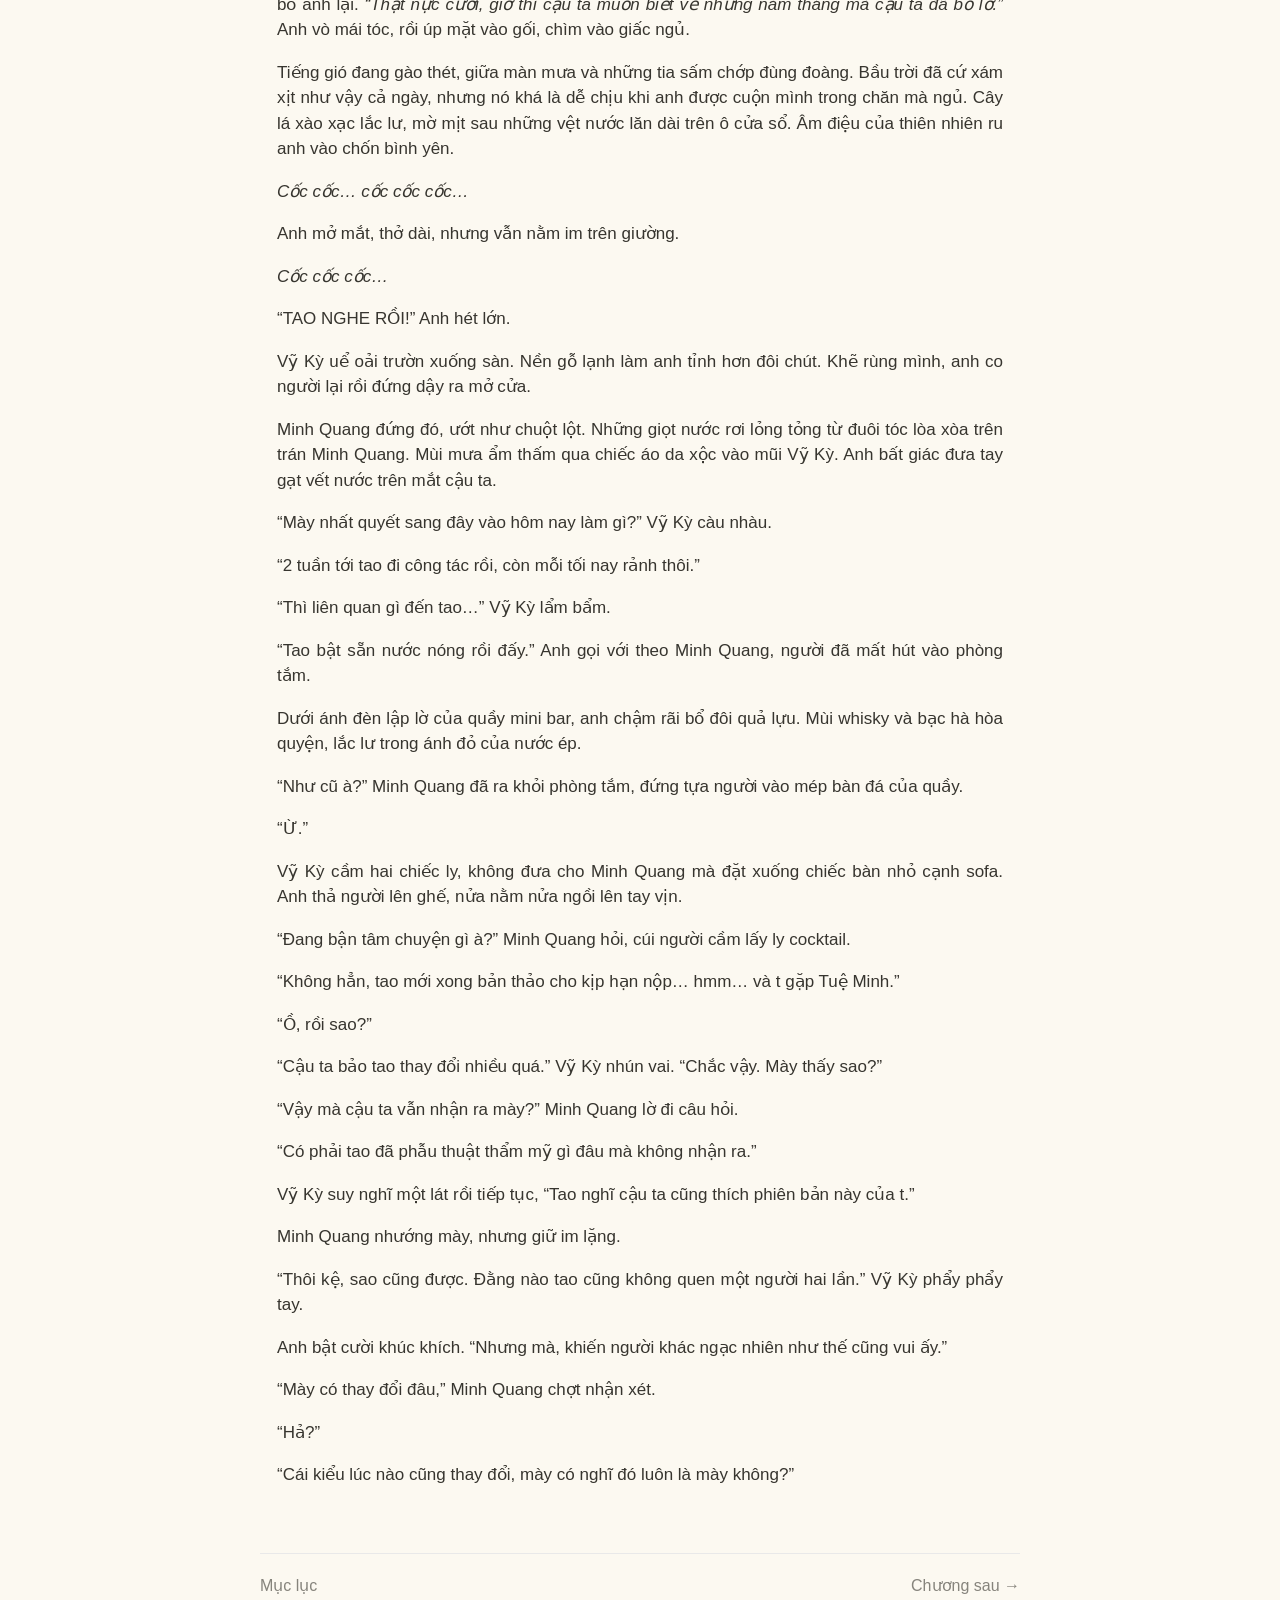
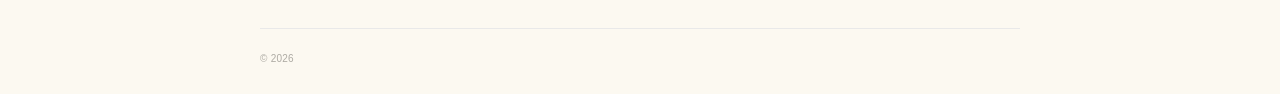
<file: No-8/Chuong-1.html>
<!doctype html>
<html lang="vi">

<head>
  <meta charset="utf-8">
  <meta name="viewport" content="width=device-width, initial-scale=1">
  <meta name="description" content="#11">
  <meta name="theme-color" content="#ffffff">
  <title>#11</title>
  <link rel="stylesheet" href="../style.css">
</head>

<body>
  <header class="site-header wrap">
    <a class="wordmark" href="index.html" aria-label="Trang chủ"><span class="wordmark-dot">.</span></a>
    <nav class="site-nav" aria-label="Điều hướng chính">
      <a class="active" href="../index.html">Thư viện</a>
      <a href="../index.html#about">Giới thiệu</a>
    </nav>
  </header>

  <main class="reading-wrap">
    <a class="back-link" href="../index.html"><span aria-hidden="true">←</span> Trở về thư viện</a>

    <article class="story-article">
      <header class="story-header">
        <h1>Chương 1: Thay đổi</h1>
      </header>

      <div class="story-body">
        <p id="3f21fbbe-d9b6-80a7-9501-f0921f578ba7" class="" dir="auto">Vỹ Kỳ tình cờ nhìn thấy chiếc quần đùi họa tiết
          con vịt vàng trong góc tủ. Anh đưa tay định lấy, nhưng dừng lại giữa chừng. Đã rất lâu rồi anh không còn mặc
          nó — chiếc quần yêu thích của anh, kể từ khi anh bắt đầu một cuộc sống mới ở nơi phương trời xa lạ. Trong
          những tháng ngày lạnh lẽo và khô hanh, cơ thể anh cứ như đánh mất đi một giác quan dưới những lớp quần áo dày
          mùa đông. </p>
        <p id="3f21fbbe-d9b6-8041-99b6-e6abe32635d1" class="" dir="auto">Hình ảnh trong gương đưa anh về ngày hôm đó của
          ba năm trước. Khuôn mặt anh trông trẻ hơn vài phần, với mái tóc đỏ chói lọi và nét nghịch ngợm của tuổi đôi
          mươi. Anh mặc cái áo thun màu xanh ngọc và chiếc quần đùi đó, ngồi đối diện với một người. </p>
        <p id="3f21fbbe-d9b6-807d-bec1-fb4806990f77" class="" dir="auto">Anh đã im lặng. Mái tóc, đôi mắt, đôi môi. Chân
          mày, hàng mi, chiếc mũi. Ánh nhìn của anh trượt ra khỏi hình bóng đẹp đẽ thuở nào. <em>Thịch, </em>con tim anh
          hụt mất đi một nhịp. Không phải âm thanh của lý trí đang lu mờ, mà là âm thanh của một con tim đang tàn lụi.
          Bàn tay muốn bắt lấy sợi chỉ đỏ đã vụt mất, nhưng tiếng gọi đã giữ anh lại.</p>
        <p id="3f21fbbe-d9b6-809b-a55b-f83051e797ff" class="" dir="auto">“Em sao đấy?” Người kia ôn tồn hỏi. </p>
        <p id="3f21fbbe-d9b6-8083-b746-f2a5d2418d2e" class="" dir="auto">“Không gì cả, đang ngắm anh thôi.” </p>
        <p id="3f21fbbe-d9b6-800f-9e4d-f5e8b37e7ad8" class="" dir="auto">Trong tầm mắt của Vỹ Kỳ, hai chiếc ly trên bàn
          đang đứng cạnh nhau, ngăn cách giữa anh và người kia. Một ly đá đã tan gần nửa, còn một ly đã cạn từ lâu. </p>
        <p id="3f21fbbe-d9b6-803a-9beb-f9b1db87c0c4" class="" dir="auto">“Cũng muộn rồi. Mình về nhé?” Người kia cất
          lời.</p>
        <p id="3f21fbbe-d9b6-8070-ab65-cc0a71ec1a5f" class="" dir="auto">“Vâng.” </p>
        <p id="3f21fbbe-d9b6-8064-8695-c80d6d7b314d" class="" dir="auto">Ngồi sau con xe máy, anh nghe thấy giọng mình
          bị hút vào màn đêm. Tay anh giữ chặt cốc nước đang dang dở. Ly nước đó, anh không định uống nốt vào tối nay,
          và có lẽ anh cũng sẽ chẳng uống nó vào ngày mai. </p>
        <p id="3f21fbbe-d9b6-80be-9d63-d726297bddf6" class="" dir="auto">***</p>
        <p id="3f21fbbe-d9b6-8040-a007-d19977dad03c" class="" dir="auto">Vỹ Kỳ khoác một chiếc măng tô mỏng màu nâu. Bộ
          cánh bên trong của anh đen thui từ đầu đến chân. Ngoài trời đang mưa xối xả. Màu sắc ảm đạm ám lên cả người
          lẫn vật. Anh nhìn chằm chằm vào màn mưa một lúc, rồi thở hắt ra và mở bung cây dù. Những hạt mưa hòa vào mép
          áo, để lại tiếng vỡ tan dưới đôi gót giày. <em>Kíttt</em>, chiếc tram đến đúng lúc anh vừa đi bộ tới trạm,
          không để anh kịp đổi ý. </p>
        <p id="3f21fbbe-d9b6-8044-a60d-c8163caa1957" class="" dir="auto">Không tai nghe, không tiếng nhạc, chỉ còn lại
          anh và những dòng suy nghĩ trôi cùng những vệt nước chảy trên ô cửa kính, che mờ đi cả thế giới ngoài kia. Anh
          tựa người vào miếng đệm, đôi lúc liếc nhìn màn hình thông báo trạm, chẳng hay biết rằng có một người đang quan
          sát anh từ đằng xa. </p>
        <p id="3f21fbbe-d9b6-80b4-847c-ee89cd38a020" class="" dir="auto">Vỹ Kỳ bước xuống trước một tòa nhà cao tầng đồ
          sộ, nơi mà trên tầng cao nhất là quán cà phê yêu thích của anh. Người kia cũng xuống trạm và lặng lẽ đi theo.
        </p>
        <p id="3f21fbbe-d9b6-8048-b7db-ceb9faba7c35" class="" dir="auto">“Ồ, thật hiếm thấy. Điều gì khiến anh bạn ra
          ngoài vào một ngày mưa như này thế?” Cậu nhân viên quán chào đón anh với nụ cười niềm nở.</p>
        <p id="3f21fbbe-d9b6-808c-89d7-d4452dc4a3c0" class="" dir="auto">“Sắp đến hạn nộp bản thảo nên tôi phải ra ngoài
          đổi gió một chút.” </p>
        <p id="3f21fbbe-d9b6-80f4-9667-d09fa0bcc6c9" class="" dir="auto">“Như cũ nhỉ?” Cậu nhân viên lại hỏi, không chờ
          anh trả lời mà đã bắt đầu pha cà phê.</p>
        <p id="3f21fbbe-d9b6-80ab-8b45-cb8eb3cbad7f" class="" dir="auto">“Ừ, cảm ơn.” Vỹ Kỳ nhanh chóng ném túi xách lên
          chiếc sofa trong góc, rồi ngả người ra thả lỏng trên ghế. </p>
        <p id="3f21fbbe-d9b6-80ce-8245-ca0cd52814d5" class="" dir="auto">“Kẻ bám đuôi” ngồi cách anh hai bàn. Ánh mắt
          anh ta dán chặt vào Vỹ Kỳ, lộ liễu đến mức cậu nhân viên cũng nhận ra. Mũi giày đã hướng sẵn ra ngoài, nhưng
          anh ta cứ định đứng lên rồi lại thôi. Ly cà phê nóng được đưa lên đặt xuống đều đặn, chẳng mấy chốc mà đã cạn.
        </p>
        <p id="3f21fbbe-d9b6-80d1-b7d6-c7b26c848b22" class="" dir="auto">“Có vẻ có người hâm mộ đang muốn xin chữ ký anh
          đấy,” cậu nhân viên ghé tai trêu chọc Vỹ Kỳ.</p>
        <p id="3f21fbbe-d9b6-8039-8f4b-c3cc0876f72e" class="" dir="auto">“Ai cơ?” Anh nhíu mày, mắt vẫn tập trung vào
          màn hình máy tính.</p>
        <p id="3f21fbbe-d9b6-80e7-a63b-f2230cb681f7" class="" dir="auto">“Đằng kia kìa.” Cậu ta đánh mắt về hướng muốn
          chỉ. “Anh ta ngắm anh được một lúc lâu rồi đấy.”</p>
        <p id="3f21fbbe-d9b6-801b-823c-dca8f0f8756c" class="" dir="auto">Vỹ Kỳ cuối cùng cũng ngẩng đầu lên nhìn. Anh
          thoáng khựng lại rồi đứng dậy đi về phía người kia.</p>
        <p id="3f21fbbe-d9b6-80e1-9934-f19566574e27" class="" dir="auto">“Uầy, anh làm gì đấy?” Cậu nhân viên lúng túng
          hỏi.</p>
        <p id="3f21fbbe-d9b6-8046-805e-ecc5cc7ce717" class="" dir="auto">“Người yêu cũ của tôi. Không sao đâu.” Anh vỗ
          nhẹ vai cậu ta.</p>
        <p id="3f21fbbe-d9b6-800d-b830-c8c44c1f7dd1" class="" dir="auto">Vỹ Kỳ thong thả bước về phía người kia. Tuệ
          Minh đã chỉnh dáng ngồi thẳng lại và lúng túng không biết lúc nào nên mở lời. </p>
        <p id="3f31fbbe-d9b6-800c-8ade-fc6c14a85b77" class="" dir="auto">“Lâu rồi không gặp. Dạo này cậu thế nào?” Vỹ Kỳ
          mở lời trước. Anh không ngồi xuống mà chỉ chống nhẹ tay vào chiếc ghế đối diện Tuệ Minh. </p>
        <p id="3f31fbbe-d9b6-80ea-b2e3-e59084ff3147" class="" dir="auto">“Cũng bình thường.” </p>
        <p id="3f31fbbe-d9b6-8076-b132-e6d298b5305c" class="" dir="auto">“Anh làm gì ở đây vậy?” Vỹ Kỳ lại hỏi, lơ đi
          câu trả lời cụt ngủn.</p>
        <p id="3f31fbbe-d9b6-80cf-a188-eb5f4fdf84b2" class="" dir="auto">“Công việc thôi, một dự án nhỏ. Còn cậu?” Ánh
          mắt của Tuệ Minh đã không còn né tránh mà dán chặt vào Vỹ Kỳ.</p>
        <p id="3f31fbbe-d9b6-8034-80b0-e3b03d9c8606" class="" dir="auto">“Giống anh.”</p>
        <p id="3f31fbbe-d9b6-80c9-83af-f534d92bc7df" class="" dir="auto">“…”</p>
        <p id="3f31fbbe-d9b6-8049-b2e7-c3302d53d071" class="" dir="auto">“Vậy thì, chúc công việc của anh suôn sẻ. Tôi
          phải quay lại làm việc tiếp.” Vỹ Kỳ xoay người rời đi, nhưng cổ tay bất chợt bị giữ lại. </p>
        <p id="3f31fbbe-d9b6-804f-93cb-ce33076fa3a9" class="" dir="auto">Anh nhướng mày nhìn Tuệ Minh, chờ đợi.</p>
        <p id="3f31fbbe-d9b6-80f1-afb5-e3f51228bc58" class="" dir="auto">“À thôi, không có gì đâu.” Cậu ta lúng túng
          buông tay. </p>
        <p id="3f31fbbe-d9b6-804b-9d5c-d18134fd0a07" class="" dir="auto">Trở về chỗ ngồi của mình, Vỹ Kỳ định gạt đi hết
          mà tập trung làm việc. Anh viết một câu, rồi lại xóa một câu, rồi lại viết tiếp một câu. <em>Tạch, tạch,
            tạch,</em> nút xóa cứ kêu mãi không thôi, át đi tiếng tanh tách của những chữ cái. Cứ như thế, bản thảo vẫn
          mắc kẹt ở những con chữ ban đầu. Tâm trí anh vốn đã dạo bước về nơi anh và Tuệ Minh gặp gỡ, về nơi mà anh và
          cậu ấy tưởng chừng như sẽ đi đến một mái nhà êm ấm cho một câu chuyện tình.</p>
        <p id="3f31fbbe-d9b6-803e-a350-c4b756037944" class="" dir="auto">Khuôn mặt, mái tóc, mùi hương của một cậu trai
          mười bảy tuổi đã không còn trong trí nhớ, nhưng những cảm xúc của anh khi ấy vẫn còn vẹn nguyên. Mùi hương mà
          anh từng muốn vùi mặt vào và chìm trong giấc ngủ. Mái tóc mà anh từng để chảy qua kẽ tay. Khuôn mặt mà anh
          từng muốn khắc ghi vào đáy mắt. Nhưng đến cuối cùng, ngọn lửa đỏ chỉ còn lại tro tàn. </p>
        <p id="3f31fbbe-d9b6-8008-9e3e-f0e7b1f8116e" class="" dir="auto">Anh nhớ anh đã từng hỏi Tuệ Minh rằng, nếu một
          ngày nào đó hai người phải lìa xa, cậu ấy sẽ chọn vứt bỏ mọi thứ về anh nhưng anh vẫn ôm trọn ký ức về cậu ấy,
          hay cậu ấy sẽ giữ tất cả mọi thứ về anh nhưng anh đã quên đi hết rồi. Đến cuối cùng, Tuệ Minh — người chọn vế
          thứ hai — lại bỏ anh mà đi.</p>
        <p id="3f31fbbe-d9b6-8054-827c-f9254ba27969" class="" dir="auto">Vỹ Kỳ thở dài, đóng màn hình xuống. Bên trong
          quán chẳng có mấy người. Tiếng nhạc nền hòa cùng tiếng vòi nước của cậu nhân viên đang rửa ly cũng không thể
          xua đi sự ồn ào trong tâm trí. Anh bước vào bên trong quầy pha chế để tìm một người nói chuyện cùng.</p>
        <p id="3f31fbbe-d9b6-80ae-80c8-e56cbc6e644d" class="" dir="auto">“Nếu anh ấy vẫn còn rất nhớ anh thì sao?” Cậu
          nhân viên hỏi, tay vẫn thoăn thoắt rửa. </p>
        <p id="3f31fbbe-d9b6-80a8-997b-d55ce3b159e5" class="" dir="auto">“Vậy thì tôi có thứ để trêu cậu ta chứ sao. Cậu
          ấy khóc trông khá dễ thương.”</p>
        <p id="3f31fbbe-d9b6-807e-9047-e47f4d3ba5e3" class="" dir="auto">“Chà… anh ác thật đấy. Hết yêu là vậy hả, tội
          người ta thật.” Cậu nhân viên thở hắt ra một tiếng. “Nhưng mà hồi đó anh có yêu người ta thật không?”</p>
        <p id="3f31fbbe-d9b6-8003-bbcf-e24776281a31" class="" dir="auto">“Có chứ.” </p>
        <p id="3f31fbbe-d9b6-8061-92e8-cfb5efec56e6" class="" dir="auto">“Có lẽ chỉ đối với mỗi cậu ấy thôi,” anh lẩm
          bẩm.</p>
        <p id="3f31fbbe-d9b6-8035-8ba2-ea07871901a1" class="" dir="auto">“Chậc, lúc yêu thích một thứ gì đó thì anh như
          phát điên, nhưng mà anh cũng mau chán.”</p>
        <p id="3f31fbbe-d9b6-8016-b17c-fb8087fd3411" class="" dir="auto">“Vậy thì cậu ta khá là xui xẻo nên mới gặp phải
          tôi nhỉ?” Vỹ Kỳ bật cười. “Nhưng tôi cũng biết điều mà. Sau chia tay tôi cuốn gói đi tận nửa vòng trái đất đó
          chứ.”</p>
        <p id="3f31fbbe-d9b6-807e-93b9-e25513a02084" class="" dir="auto">Cảnh tượng cười đùa vui vẻ giữa hai người nằm
          gọn trong tầm mắt của Tuệ Minh. Anh nhíu mày, xoay xoay cái tách cà phê trống không. Đến khi Vỹ Kỳ quay trở
          lại bàn của mình, anh bật dậy rảo bước tới đó. </p>
        <p id="3f41fbbe-d9b6-80f7-8c74-c2c320cf6e6d" class="" dir="auto">“Cậu thay đổi nhiều thật đấy,” Tuệ Minh buông
          lời nhận xét.</p>
        <p id="3f41fbbe-d9b6-8065-b94f-e5e886250146" class="" dir="auto">Vỹ Kỳ nhìn người đàn ông vừa ngồi xuống trước
          mặt mình. “Nhiều thứ đã xảy ra mà. Còn anh chẳng thay đổi gì.”</p>
        <p id="3f41fbbe-d9b6-8031-b0e0-fff65fec7f4b" class="" dir="auto">“Ồ, cậu vẫn nhớ hồi đó tôi như nào à?”</p>
        <p id="3f41fbbe-d9b6-804c-b4a1-c611f19b0df9" class="" dir="auto">“Không hẳn. Tôi chả nhớ gì nên chẳng thấy khác
          mấy.”</p>
        <p id="3f41fbbe-d9b6-8042-9495-c1cc78b1cf1b" class="" dir="auto">Hai người lại chìm vào im lặng. Vỹ Kỳ làm ngơ
          anh ta, tiếp tục công việc đang dang dở. Mười ngón tay lướt trên bàn phím. Những vết mực đen trên nền trắng
          nhấp nháy hiện lên, từng dòng từng dòng. Anh chìm vào thước phim do mình đạo diễn mà quên hẳn sự hiện diện của
          một con người cạnh bên. Một trang, hai trang, rồi ba trang kéo dài như đan vải. Tám, chín, rồi mười, cuối cùng
          anh cũng viết xong một chương. Đôi chân đang bắt chéo khẽ đung đưa. Bất chợt, đầu mũi giày chạm vào cổ chân
          của một ai đó, khiến anh hơi giật mình. </p>
        <p id="3f41fbbe-d9b6-804e-b840-d439c8839968" class="" dir="auto">Vỹ Kỳ hạ chân xuống, lùi người ra sau một chút.
          Đầu ngón tay anh miết nhẹ góc máy tính. Ở phía bên trái, đá trong ly cà phê đã tan ra, chảy cả ra ngoài miếng
          lót. Đôi bàn tay thanh mảnh của người đối diện vẫn nằm yên trên đầu gối. Anh tự hỏi liệu Tuệ Minh vẫn nhìn anh
          nãy giờ, hay anh ta đang bận suy nghĩ điều gì đó. Ngẩng đầu lên, anh đã có câu trả lời. </p>
        <p id="3f41fbbe-d9b6-8022-b070-d02e9ebfe181" class="" dir="auto">“Tôi biết anh thích cái dáng vẻ tôi tập trung
          làm việc, nhưng mà lộ liễu quá đấy.”</p>
        <p id="3f41fbbe-d9b6-8086-add2-ca7baf5338e2" class="" dir="auto">“Cậu để ý à?”</p>
        <p id="3f41fbbe-d9b6-805e-953f-c93efb1c6d8a" class="" dir="auto">Vỹ Kỳ không trả lời, chỉ nhìn chằm chằm Tuệ
          Minh. Anh liếc mắt xuống đồng hồ, vẫn còn khá sớm.</p>
        <p id="3f41fbbe-d9b6-804d-9e87-f4cb4985754a" class="" dir="auto">“Cậu xong chưa?” Tuệ Minh hỏi. </p>
        <p id="3f41fbbe-d9b6-80be-844e-d4b460b6db2a" class="" dir="auto">“Để làm gì?” Vỹ Kỳ khoanh tay trước ngực, ngả
          người ra sau ghế.</p>
        <p id="3f41fbbe-d9b6-8075-85b4-da7947051ec5" class="" dir="auto">“Để tụi mình nói chuyện một chút.”</p>
        <p id="3f41fbbe-d9b6-804a-9b14-ffd1dbf56f80" class="" dir="auto">“Được thôi, tôi đang nghe đây.”</p>
        <p id="3f41fbbe-d9b6-8072-be29-e949e859b854" class="" dir="auto">“Hmm… Quả là tình cờ khi gặp cậu ở đây. Tôi chỉ
          muốn biết dạo này cuộc sống cậu ra sao.” Tuệ Minh xoa xoa những ngón tay vào nhau. “Ý tôi là, cậu đang làm
          nghề gì?”</p>
        <p id="3f51fbbe-d9b6-80b4-a44c-ef1c35552480" class="" dir="auto">“Viết lách. Cậu quan sát tôi cả tiếng nãy giờ
          mà nhỉ?”</p>
        <p id="3f51fbbe-d9b6-8036-86dc-ca8be88185dc" class="" dir="auto">“Ừ thì…” Tuệ Minh cười gượng gạo. “Vậy cậu có
          làm gì khác nữa không, cho vui ấy?”</p>
        <p id="3f51fbbe-d9b6-80da-9781-fe29ebf165b9" class="" dir="auto">“Tôi thích đọc sách, đó giờ vẫn vậy.” </p>
        <p id="3f51fbbe-d9b6-8068-a61a-c4ea6f150b26" class="" dir="auto">Vỹ Kỳ nhìn cậu trai trước mặt, ngón tay khẽ gõ
          gõ vào đầu gối. 7 năm, vẫn là vóc dáng cao gầy, vẫn là chiếc áo phông màu nhàn nhạt, vẫn là đôi giày thể thao
          đơn giản. Họ đã từng nói với nhau rất nhiều, về tất cả mọi thứ trên đời. Thời gian đã giữ lấy hết những gì anh
          từng muốn gửi. </p>
        <p id="3f51fbbe-d9b6-80a9-9a68-cb6be4dabe01" class="" dir="auto"><em>Ting</em>, màn hình điện thoại anh sáng
          lên. Vỹ Kỳ nhíu mày, kiểm tra nội dung tin nhắn. </p>
        <p id="3f51fbbe-d9b6-809f-a0bf-f21e6aae47d0" class="" dir="auto">“Tôi có việc phải đi rồi. Tạm biệt.” Anh vội
          cất máy tính vào túi xách rồi rời đi.</p>
        <p id="3f51fbbe-d9b6-8075-a61a-e5e1db2846cb" class="" dir="auto">***</p>
        <p id="3f51fbbe-d9b6-805e-8465-e03c3f396acc" class="" dir="auto">Vỹ Kỳ của năm 18 tuổi đã từng rất muốn biết tại
          sao một người yêu anh nhiều như thế lại chọn bỏ anh lại. <em>“Thật nực cười, giờ thì cậu ta muốn biết về những
            năm tháng mà cậu ta đã bỏ lỡ.”</em> Anh vò mái tóc, rồi úp mặt vào gối, chìm vào giấc ngủ. </p>
        <p id="3f51fbbe-d9b6-803a-9202-d28d1275b9a3" class="" dir="auto">Tiếng gió đang gào thét, giữa màn mưa và những
          tia sấm chớp đùng đoàng. Bầu trời đã cứ xám xịt như vậy cả ngày, nhưng nó khá là dễ chịu khi anh được cuộn
          mình trong chăn mà ngủ. Cây lá xào xạc lắc lư, mờ mịt sau những vệt nước lăn dài trên ô cửa sổ. Âm điệu của
          thiên nhiên ru anh vào chốn bình yên.</p>
        <p id="3f51fbbe-d9b6-80c9-a388-cfb14450a931" class="" dir="auto"><em>Cốc cốc… cốc cốc cốc…</em></p>
        <p id="3f51fbbe-d9b6-80e2-bff6-e8c7dc521e90" class="" dir="auto">Anh mở mắt, thở dài, nhưng vẫn nằm im trên
          giường. </p>
        <p id="3f51fbbe-d9b6-80df-9522-d508a12c248c" class="" dir="auto"><em>Cốc cốc cốc…</em></p>
        <p id="3f51fbbe-d9b6-808a-9f98-d434b2df744b" class="" dir="auto">“TAO NGHE RỒI!” Anh hét lớn.</p>
        <p id="3f51fbbe-d9b6-80b4-8398-cea87e717880" class="" dir="auto">Vỹ Kỳ uể oải trườn xuống sàn. Nền gỗ lạnh làm
          anh tỉnh hơn đôi chút. Khẽ rùng mình, anh co người lại rồi đứng dậy ra mở cửa. </p>
        <p id="3f51fbbe-d9b6-8017-8b9c-cf9471c70a4d" class="" dir="auto">Minh Quang đứng đó, ướt như chuột lột. Những
          giọt nước rơi lỏng tỏng từ đuôi tóc lòa xòa trên trán Minh Quang. Mùi mưa ẩm thấm qua chiếc áo da xộc vào mũi
          Vỹ Kỳ. Anh bất giác đưa tay gạt vết nước trên mắt cậu ta. </p>
        <p id="3f41fbbe-d9b6-8079-97eb-e30c4de7e248" class="" dir="auto">“Mày nhất quyết sang đây vào hôm nay làm gì?”
          Vỹ Kỳ càu nhàu. </p>
        <p id="3f51fbbe-d9b6-8086-b1cc-ddf05bc6ab47" class="" dir="auto">“2 tuần tới tao đi công tác rồi, còn mỗi tối
          nay rảnh thôi.”</p>
        <p id="3f51fbbe-d9b6-802a-a380-e337ebf72cda" class="" dir="auto">“Thì liên quan gì đến tao…” Vỹ Kỳ lẩm bẩm.</p>
        <p id="3f51fbbe-d9b6-80b8-a11c-e3455e5a6f6f" class="" dir="auto">“Tao bật sẵn nước nóng rồi đấy.” Anh gọi với
          theo Minh Quang, người đã mất hút vào phòng tắm.</p>
        <p id="3f51fbbe-d9b6-8077-b2a7-c3d95b512ce0" class="" dir="auto">Dưới ánh đèn lập lờ của quầy mini bar, anh chậm
          rãi bổ đôi quả lựu. Mùi whisky và bạc hà hòa quyện, lắc lư trong ánh đỏ của nước ép. </p>
        <p id="3f51fbbe-d9b6-8077-8fd3-e16669eac446" class="" dir="auto">“Như cũ à?” Minh Quang đã ra khỏi phòng tắm,
          đứng tựa người vào mép bàn đá của quầy.</p>
        <p id="3f51fbbe-d9b6-80d4-a177-f9ddac8dee85" class="" dir="auto">“Ừ.”</p>
        <p id="3f51fbbe-d9b6-80fe-ad86-dbdf82307c59" class="" dir="auto">Vỹ Kỳ cầm hai chiếc ly, không đưa cho Minh
          Quang mà đặt xuống chiếc bàn nhỏ cạnh sofa. Anh thả người lên ghế, nửa nằm nửa ngồi lên tay vịn. </p>
        <p id="3f51fbbe-d9b6-80cd-964f-e66b823376d9" class="" dir="auto">“Đang bận tâm chuyện gì à?” Minh Quang hỏi, cúi
          người cầm lấy ly cocktail. </p>
        <p id="3f51fbbe-d9b6-804b-b98b-fecabc5c583c" class="" dir="auto">“Không hẳn, tao mới xong bản thảo cho kịp hạn
          nộp… hmm… và t gặp Tuệ Minh.”</p>
        <p id="3f51fbbe-d9b6-808b-89f2-e37966b68b50" class="" dir="auto">“Ồ, rồi sao?”</p>
        <p id="3f51fbbe-d9b6-8037-8280-d1f7af16ef92" class="" dir="auto">“Cậu ta bảo tao thay đổi nhiều quá.” Vỹ Kỳ nhún
          vai. “Chắc vậy. Mày thấy sao?”</p>
        <p id="3f51fbbe-d9b6-80ca-ae9b-c5d753eb8971" class="" dir="auto">“Vậy mà cậu ta vẫn nhận ra mày?” Minh Quang lờ
          đi câu hỏi.</p>
        <p id="3f51fbbe-d9b6-80cf-ac4b-e1ff7da89aa3" class="" dir="auto">“Có phải tao đã phẫu thuật thẩm mỹ gì đâu mà
          không nhận ra.” </p>
        <p id="3f51fbbe-d9b6-8074-9a28-c730f942f0e6" class="" dir="auto">Vỹ Kỳ suy nghĩ một lát rồi tiếp tục, “Tao nghĩ
          cậu ta cũng thích phiên bản này của t.”</p>
        <p id="3f51fbbe-d9b6-80d9-8b3c-ec4228edec47" class="" dir="auto">Minh Quang nhướng mày, nhưng giữ im lặng.</p>
        <p id="3f51fbbe-d9b6-80ae-9b3e-e14f188c097e" class="" dir="auto">“Thôi kệ, sao cũng được. Đằng nào tao cũng
          không quen một người hai lần.” Vỹ Kỳ phẩy phẩy tay.</p>
        <p id="3f51fbbe-d9b6-806c-90c4-cd1226d9c75c" class="" dir="auto">Anh bật cười khúc khích. “Nhưng mà, khiến người
          khác ngạc nhiên như thế cũng vui ấy.”</p>
        <p id="3f51fbbe-d9b6-80ff-a07f-f48b4c5f16f6" class="" dir="auto">“Mày có thay đổi đâu,” Minh Quang chợt nhận
          xét.</p>
        <p id="3f51fbbe-d9b6-801f-8887-cda210cf27a1" class="" dir="auto">“Hả?”</p>
        <p id="3f51fbbe-d9b6-808c-9d1a-df842ecc96b3" class="" dir="auto">“Cái kiểu lúc nào cũng thay đổi, mày có nghĩ đó
          luôn là mày không?”</p>
        <p id="3f51fbbe-d9b6-8000-9ada-edb7c5415f0c" class="" dir="auto">
        </p>
        <p id="3f51fbbe-d9b6-8083-aa4e-e1b87bdef5b3" class="" dir="auto">
        </p>
        <p id="3f51fbbe-d9b6-8049-9667-d63ac75334c1" class="" dir="auto">
        </p>
        <p id="3f41fbbe-d9b6-8079-916d-e7a3cd46c011" class="" dir="auto">
        </p>
        <p id="3f31fbbe-d9b6-8016-8bdd-c9fdcb711b71" class="" dir="auto">
    </article>

    <nav class="story-bottom-nav" aria-label="Điều hướng chương">
      <a href="muc-luc.html"><span aria-hidden="true"></span>Mục lục</a>
      <a href="muc-luc.html">Chương sau →</a>
    </nav>
  </main>

  <footer class="site-footer wrap">
    <span>© <span id="year">2026</span></span>
  </footer>
  <script>
    document.getElementById("year").textContent = new Date().getFullYear();
  </script>
</body>

</html>
</file>
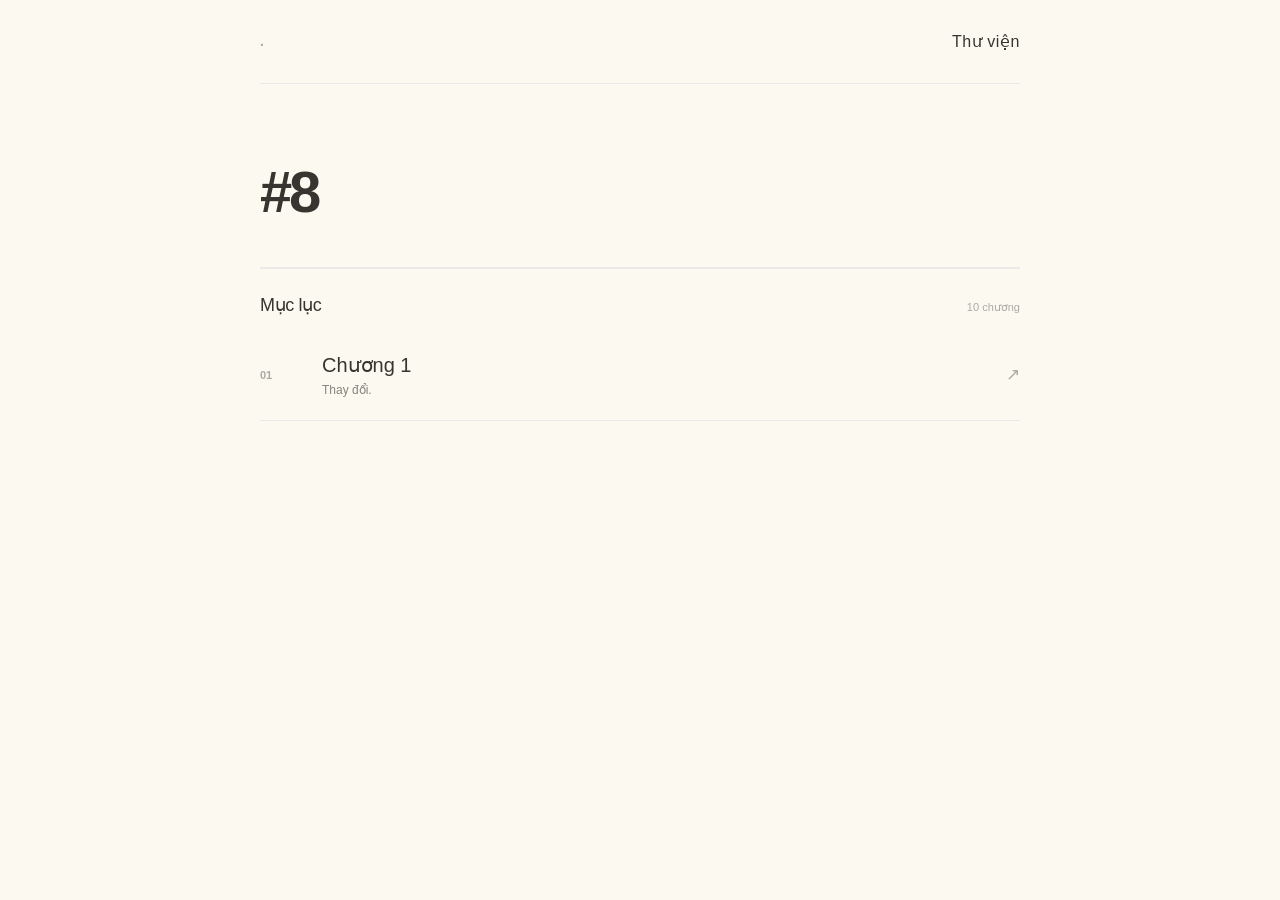
<file: No-8/muc-luc.html>
<!DOCTYPE html>
<html lang="vi">

<head>
  <meta charset="UTF-8">
  <meta name="viewport" content="width=device-width, initial-scale=1">
  <title>#8 — Mục lục</title>
  <meta name="theme-color" content="#ffffff">
  <link rel="stylesheet" href="../style.css">
</head>

<body>
  <header class="site-header wrap">
    <a class="wordmark" href="index.html" aria-label="Trang chủ"><span class="wordmark-dot">.</span></a>
    <nav class="site-nav" aria-label="Điều hướng chính">
      <a class="active" href="../index.html">Thư viện</a>
    </nav>
  </header>

  <main class="reading-wrap">
    <article class="story-article">
      <header class="story-header">
        <h1>#8</h1>
      </header>
    </article>

    <section class="library" aria-labelledby="library-title">
      <div class="section-heading">
        <h2 id="library-title">Mục lục</h2>
        <span class="item-count">10 chương</span>
      </div>

      <a class="story-row" href="Chuong-1.html">
        <span class="story-number">01</span>
        <span class="story-info">
          <span class="story-title">Chương 1</span>
          <span class="story-description">
            Thay đổi.
          </span>
        </span>
        <span class="story-arrow" aria-hidden="true">↗</span>
      </a>

    </section>
  </main>
</body>

</html>
</file>
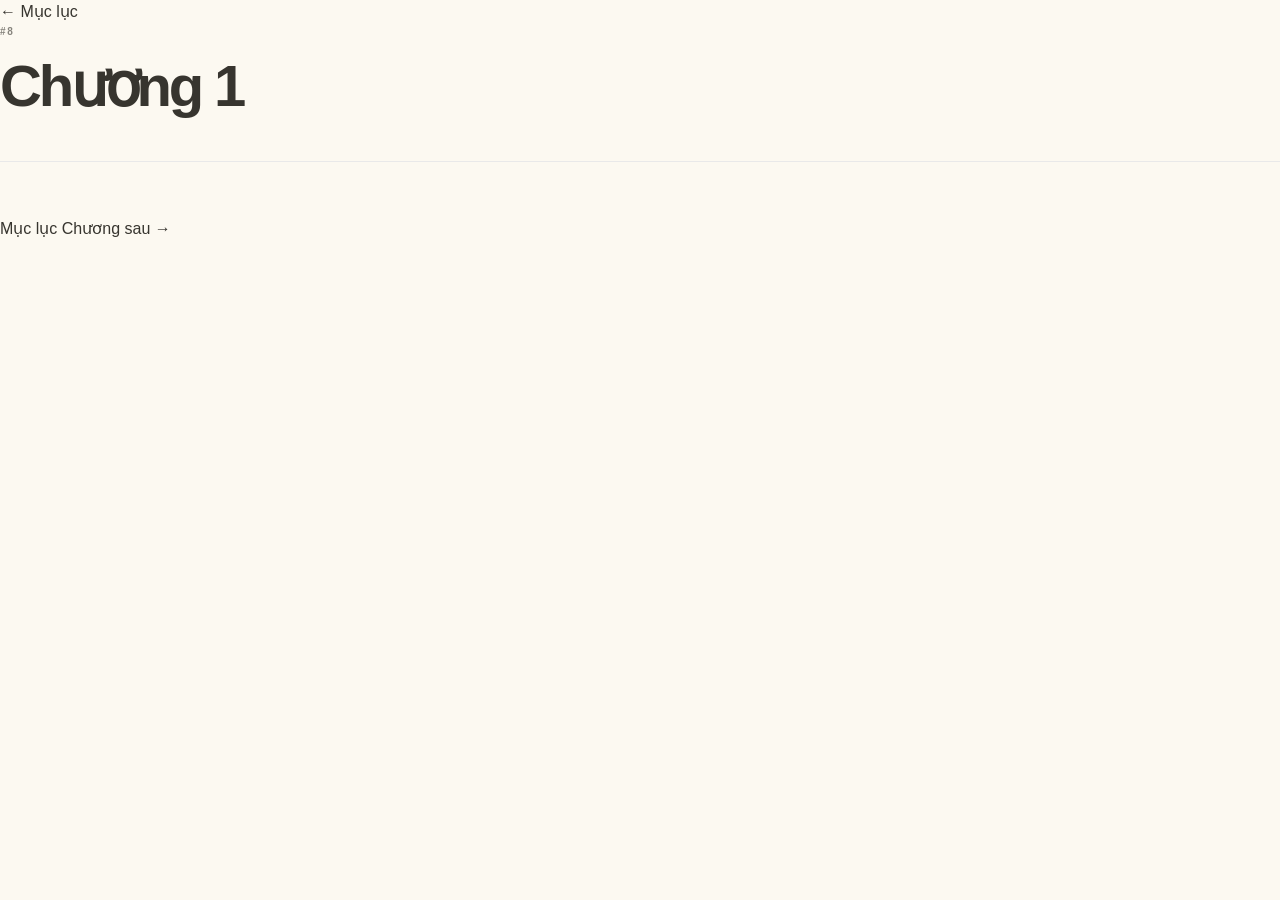
<file: No.8/Chuong-1.html>
<!DOCTYPE html>
<html lang="vi">
<head>
  <meta charset="UTF-8">
  <meta name="viewport" content="width=device-width, initial-scale=1">
  <title>#8 — Chương 1</title>
  <link rel="stylesheet" href="../../style.css">
</head>
<body>
  <main class="container">
    <nav class="story-nav">
      <a href="muc-luc.html">← Mục lục</a>
    </nav>

    <header class="story-header">
      <p class="eyebrow">#8</p>
      <h1>Chương 1</h1>
    </header>

    <article class="story-body">
      <p><!-- In progress --></p>
    </article>

    <nav class="chapter-nav" aria-label="Điều hướng chương">
      <span></span>
      <a href="muc-luc.html">Mục lục</a>
      <span>Chương sau →</span>
    </nav>
  </main>
</body>
</html>
</file>
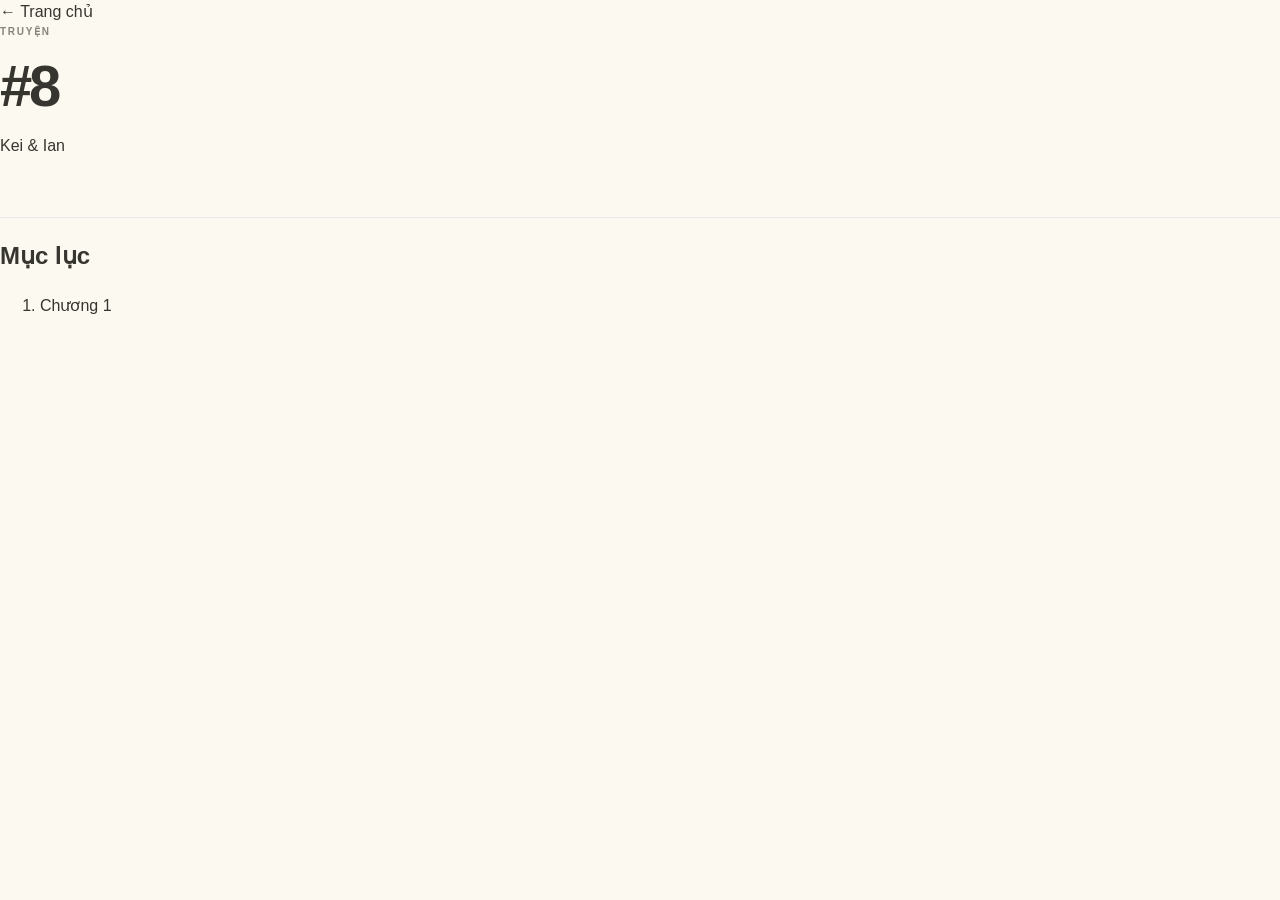
<file: No.8/muc-luc.html>
<!DOCTYPE html>
<html lang="vi">
<head>
  <meta charset="UTF-8">
  <meta name="viewport" content="width=device-width, initial-scale=1">
  <title>#8 — Mục lục</title>
  <link rel="stylesheet" href="../../style.css">
</head>
<body>
  <main class="container">
    <nav class="story-nav">
      <a href="../../index.html">← Trang chủ</a>
    </nav>

    <header class="story-header">
      <p class="eyebrow">TRUYỆN</p>
      <h1>#8</h1>
      <p>Kei &amp; Ian</p>
    </header>

    <section class="toc" aria-labelledby="toc-title">
      <h2 id="toc-title">Mục lục</h2>

      <ol class="toc-list">
        <li><a href="chapter-01.html">Chương 1</a></li>
      </ol>
    </section>
  </main>
</body>
</html>
</file>
<file: style.css>
/* Modern minimalist literary site
   Shared styles for index.html and story-11.html */

:root {
  color-scheme: light;
  --paper: #FCF9F1;
  --ink: rgb(55, 53, 47);
  --muted: rgba(55, 53, 47, 0.6);
  --faint: rgba(55, 53, 47, 0.4);
  --line: #e9e9e9;
  --accent: #555555;
  --content-width: 760px;
  --reading-width: 760px;
}

* {
  box-sizing: border-box;
}

html {
  scroll-behavior: smooth;
  scroll-padding-top: 24px;
}

body {
  margin: 0;
  background: var(--paper);
  color: var(--ink);
  font-family: ui-sans-serif, -apple-system, BlinkMacSystemFont,
    "Segoe UI Variable Display", "Segoe UI", Helvetica, Arial, sans-serif;
  font-size: 16px;
  line-height: 1.5;
  -webkit-font-smoothing: antialiased;
  text-rendering: optimizeLegibility;
}

a {
  color: inherit;
  text-decoration: none;
}

a:focus-visible {
  outline: 2px solid var(--ink);
  outline-offset: 5px;
}

.wrap {
  width: min(var(--content-width), calc(100% - 64px));
  margin-inline: auto;
}

.site-header {
  min-height: 84px;
  display: flex;
  align-items: center;
  justify-content: space-between;
  gap: 24px;
  border-bottom: 1px solid var(--line);
  font-family: Arial, Helvetica, sans-serif;
}

.wordmark {
  font-size: 14px;
  font-weight: 700;
  letter-spacing: 0.055em;
}

.wordmark-dot {
  color: var(--faint);
}

.site-nav {
  display: flex;
  align-items: center;
  gap: 27px;
  font-size: 16px;
  letter-spacing: 0.035em;
}

.site-nav a {
  color: var(--muted);
  transition: color 160ms ease;
}

.site-nav a:hover,
.site-nav a.active {
  color: var(--ink);
}

.home-main {
  padding-top: 94px;
}

.intro {
  padding-bottom: 88px;
}

.eyebrow {
  margin: 0 0 20px;
  color: var(--muted);
  font-family: Arial, Helvetica, sans-serif;
  font-size: 10px;
  font-weight: 600;
  letter-spacing: 0.17em;
  line-height: 1.5;
}

.intro h1 {
  margin: 0;
  font-size: clamp(38px, 6vw, 58px);
  font-weight: 400;
  letter-spacing: -0.055em;
  line-height: 1.13;
}

.intro h1 span {
  color: #898989;
}

.intro-copy {
  max-width: 390px;
  margin: 23px 0 0;
  color: var(--muted);
  font-size: 15px;
  line-height: 1.8;
}

.library {
  border-top: 1px solid var(--line);
}

.section-heading {
  display: flex;
  align-items: baseline;
  justify-content: space-between;
  gap: 20px;
  padding: 23px 0 11px;
}

.section-heading h2,
.about h2 {
  margin: 0;
  font-size: 18px;
  font-weight: 400;
  letter-spacing: -0.02em;
}

.item-count {
  color: var(--faint);
  font-family: Arial, Helvetica, sans-serif;
  font-size: 11px;
}

.story-row {
  display: grid;
  grid-template-columns: 48px 1fr 24px;
  align-items: center;
  gap: 14px;
  min-height: 91px;
  border-bottom: 1px solid var(--line);
  transition: padding 180ms ease, background-color 180ms ease;
}

.story-row:hover {
  padding-inline: 8px;
}

.story-number {
  color: var(--faint);
  font-family: Arial, Helvetica, sans-serif;
  font-size: 11px;
  font-weight: 700;
  font-variant-numeric: tabular-nums;
}

.story-info {
  display: flex;
  flex-direction: column;
  gap: 1px;
}

.story-title {
  font-size: 20px;
  line-height: 1.45;
}

.story-description {
  color: var(--muted);
  font-size: 12px;
}

.story-arrow {
  color: var(--faint);
  font-family: Arial, Helvetica, sans-serif;
  font-size: 17px;
  text-align: right;
  transition: color 180ms ease, transform 180ms ease;
}

.story-row:hover .story-arrow {
  color: var(--ink);
  transform: translate(2px, -2px);
}

.about {
  max-width: 440px;
  padding: 76px 0 92px;
}

.about .eyebrow {
  margin-bottom: 12px;
}

.about h2 {
  font-size: 22px;
}

.about p:last-child {
  margin: 12px 0 0;
  color: var(--muted);
  font-size: 14px;
  line-height: 1.9;
}

.site-footer {
  display: flex;
  justify-content: space-between;
  gap: 20px;
  padding: 22px 0 28px;
  border-top: 1px solid var(--line);
  color: var(--faint);
  font-family: Arial, Helvetica, sans-serif;
  font-size: 10px;
  letter-spacing: 0.025em;
}

/* Story reading page */
.reading-wrap {
  width: min(var(--reading-width), calc(100% - 48px));
  margin-inline: auto;
}

.back-link {
  display: inline-flex;
  align-items: center;
  gap: 9px;
  margin-top: 39px;
  color: var(--muted);
  font-family: Arial, Helvetica, sans-serif;
  font-size: 18px;
  transition: color 160ms ease;
}

.back-link:hover,
.story-bottom-nav a:hover {
  color: var(--ink);
}

.story-article {
  padding-top: 76px;
}

.story-header {
  padding-bottom: 43px;
  border-bottom: 1px solid var(--line);
}

.story-header .eyebrow {
  margin-bottom: 15px;
}

.story-header h1 {
  margin: 0;
  font-size: clamp(42px, 7vw, 58px);
  font-weight: 700;
  letter-spacing: -0.055em;
  line-height: 1.1;
}

.byline {
  margin: 17px 0 0;
  color: var(--muted);
  font-family: Arial, Helvetica, sans-serif;
  font-size: 11px;
  letter-spacing: 0.04em;
}

.story-body {
  padding-top: 38px;
  font-size: 17px;
  line-height: 1.5;
  overflow-wrap: anywhere;
}

.story-body p {
  margin: 1em 1em;
  text-indent: 0;
  text-align: justify;
}

.story-body .placeholder {
  color: var(--faint);
  font-style: italic;
}

.story-end {
  margin-top: 2.5em;
  margin-bottom: 1em;
  text-align: center;
  font-size: 0.9em;
  letter-spacing: 0.08em;
  color: rgba(55, 53, 47, 0.6);
}

.story-bottom-nav {
  display: flex;
  align-items: center;
  justify-content: space-between;
  gap: 20px;
  margin-top: 65px;
  padding: 20px 0 30px;
  border-top: 1px solid var(--line);
  color: var(--muted);
  font-family: Arial, Helvetica, sans-serif;
  font-size: 16px;
}


@media (max-width: 600px) {
  .wrap {
    width: calc(100% - 40px);
  }

  .site-header {
    min-height: 72px;
  }

  .site-nav {
    gap: 16px;
    font-size: 18px;
  }

  .home-main {
    padding-top: 67px;
  }

  .intro {
    padding-bottom: 64px;
  }

  .intro h1 {
    font-size: clamp(36px, 10vw, 48px);
  }

  .intro-copy {
    font-size: 14px;
  }

  .story-row {
    grid-template-columns: 30px 1fr 20px;
    gap: 10px;
    min-height: 82px;
  }

  .about {
    padding: 62px 0 70px;
  }

  .site-footer {
    flex-direction: column;
    gap: 4px;
  }

  .reading-wrap {
    width: calc(100% - 44px);
  }

  .back-link {
    margin-top: 27px;
  }

  .story-article {
    padding-top: 59px;
  }

  .story-header {
    padding-bottom: 32px;
  }

  .story-body {
    padding-top: 29px;
    font-size: 16px;
    line-height: 1.5;
  }

  .story-bottom-nav {
    margin-top: 46px;
    font-size: 18px;
  }
}

@media (prefers-reduced-motion: reduce) {
  html {
    scroll-behavior: auto;
  }

  *,
  *::before,
  *::after {
    transition-duration: 0.01ms !important;
  }
}
</file>
